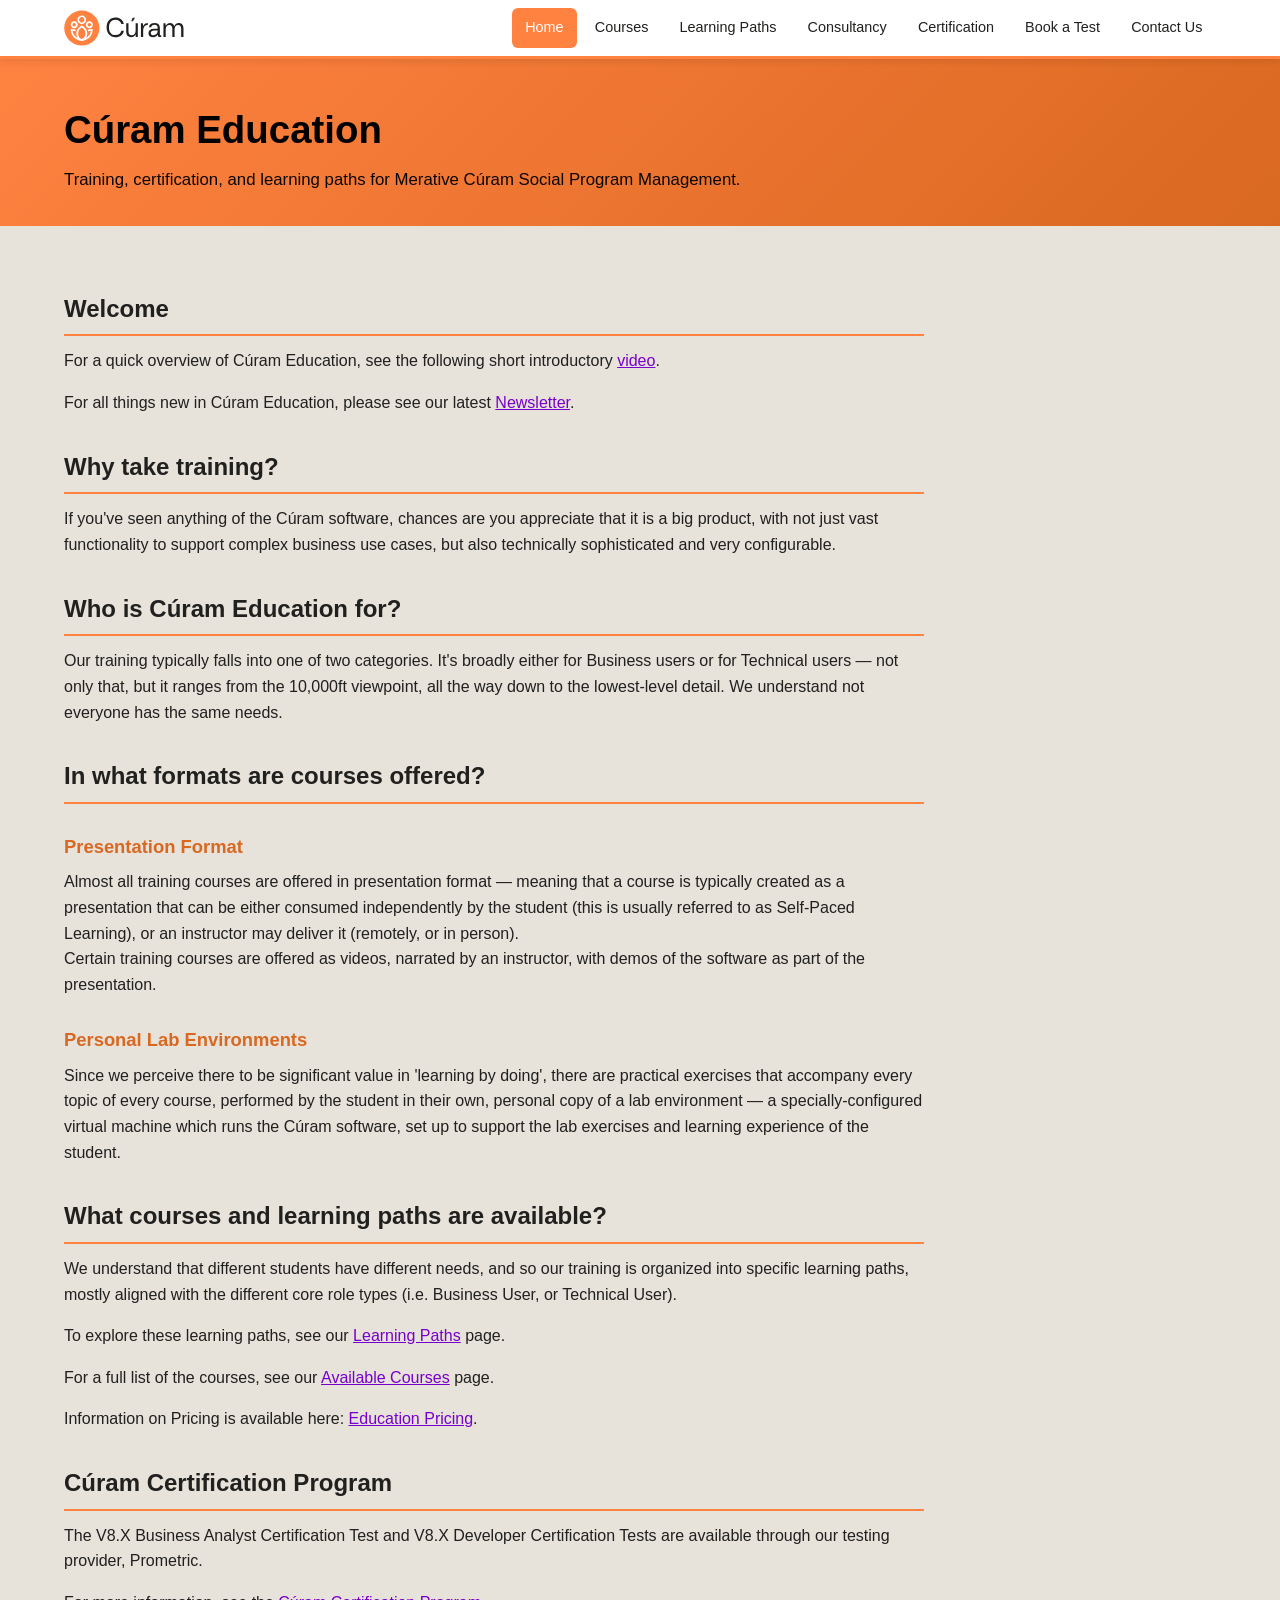
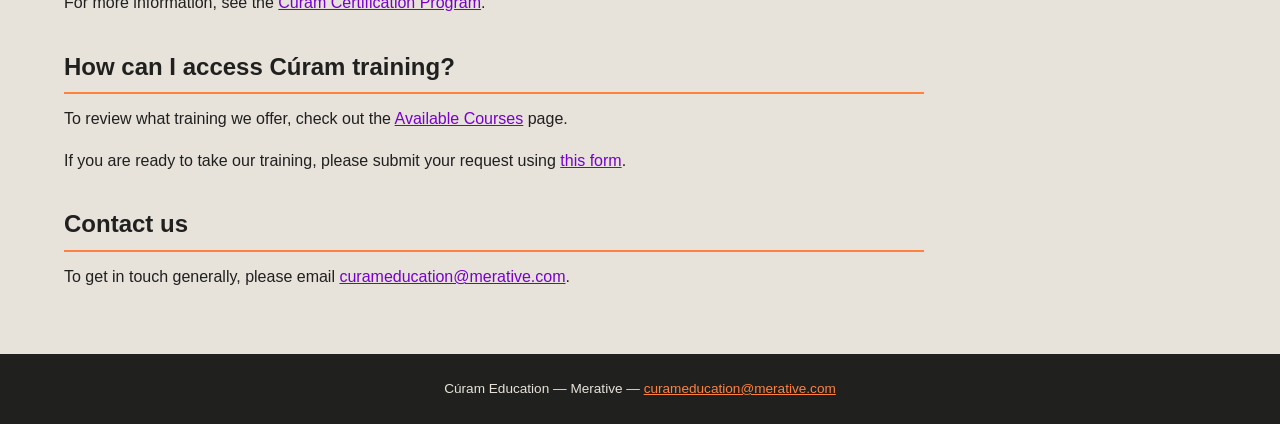
<file: index.html>
<!DOCTYPE html>
<html lang="en">
<head>
  <meta charset="UTF-8">
  <meta name="viewport" content="width=device-width, initial-scale=1.0">
  <title>Cúram Education</title>
  <meta name="description" content="Training, certification, and learning paths for Merative Cúram Social Program Management.">
  <link rel="icon" type="image/png" href="assets/curam-icon.png">
  <link rel="stylesheet" href="css/styles.css">
</head>
<body>

  <header class="site-header">
    <div class="container">
      <a href="index.html" class="site-logo"><img src="assets/curam-logo.svg" alt="Cúram Education" class="logo-img"></a>
      <button class="nav-toggle" aria-controls="main-nav" aria-expanded="false">&#9776;</button>
      <nav class="site-nav" id="main-nav" aria-label="Main navigation">
        <ul>
          <li><a href="index.html">Home</a></li>
          <li><a href="pages/training-courses.html">Courses</a></li>
          <li><a href="pages/learning-paths.html">Learning Paths</a></li>
          <li><a href="pages/consulting.html">Consultancy</a></li>
          <li><a href="pages/certification.html">Certification</a></li>
          <li><a href="pages/booking-tests.html">Book a Test</a></li>
          <li><a href="pages/contactus.html">Contact Us</a></li>
        </ul>
      </nav>
    </div>
  </header>

  <section class="page-hero">
    <div class="container">
      <h1>Cúram Education</h1>
      <p>Training, certification, and learning paths for Merative Cúram Social Program Management.</p>
    </div>
  </section>

  <main>
    <div class="container">
      <article class="prose">

        <h2>Welcome</h2>
        <p>For a quick overview of Cúram Education, see the following short introductory
          <a href="https://youtu.be/3H9YaVM0au0" target="_blank" rel="noopener noreferrer">video</a>.
        </p>
        <p>For all things new in Cúram Education, please see our latest
          <a href="pdf/education/CuramEducationNewsletterNov2025.pdf">Newsletter</a>.
        </p>

        <h2>Why take training?</h2>
        <p>If you've seen anything of the Cúram software, chances are you appreciate that it is a big product,
          with not just vast functionality to support complex business use cases, but also technically sophisticated
          and very configurable.</p>

        <h2>Who is Cúram Education for?</h2>
        <p>Our training typically falls into one of two categories. It's broadly either for Business users or for
          Technical users — not only that, but it ranges from the 10,000ft viewpoint, all the way down to the
          lowest-level detail. We understand not everyone has the same needs.</p>

        <h2>In what formats are courses offered?</h2>

        <h3>Presentation Format</h3>
        <p>Almost all training courses are offered in presentation format — meaning that a course is typically
          created as a presentation that can be either consumed independently by the student (this is usually
          referred to as Self-Paced Learning), or an instructor may deliver it (remotely, or in person).
          <br/>Certain training courses are offered as videos, narrated by an instructor, with demos of the software as part of the presentation.
        </p>

        <h3>Personal Lab Environments</h3>
        <p>Since we perceive there to be significant value in 'learning by doing', there are practical exercises
          that accompany every topic of every course, performed by the student in their own, personal copy of a
          lab environment — a specially-configured virtual machine which runs the Cúram software, set up to
          support the lab exercises and learning experience of the student.</p>

        <h2>What courses and learning paths are available?</h2>
        <p>We understand that different students have different needs, and so our training is organized into
          specific learning paths, mostly aligned with the different core role types (i.e. Business User, or
          Technical User).</p>
        <p>To explore these learning paths, see our <a href="pages/learning-paths.html">Learning Paths</a> page.</p>
        <p>For a full list of the courses, see our <a href="pages/training-courses.html">Available Courses</a> page.</p>
        <p>Information on Pricing is available here:
          <a href="pdf/education/CuramEducationPricingMay2026.pdf">Education Pricing</a>.
        </p>

        <h2>Cúram Certification Program</h2>
        <p>The V8.X Business Analyst Certification Test and V8.X Developer Certification Tests are available
          through our testing provider, Prometric.</p>
        <p>For more information, see the
          <a href="pages/certification.html">Cúram Certification Program</a>.
        </p>

        <h2>How can I access Cúram training?</h2>
        <p>To review what training we offer, check out the
          <a href="pages/training-courses.html">Available Courses</a> page.</p>
        <p>If you are ready to take our training, please submit your request using
          <a href="https://bit.ly/curamcourserequest" target="_blank" rel="noopener noreferrer">this form</a>.
        </p>

        <h2>Contact us</h2>
        <p>To get in touch generally, please email
          <a href="mailto:curameducation@merative.com">curameducation@merative.com</a>.
        </p>

      </article>
    </div>
  </main>

  <footer class="site-footer">
    <div class="container">
      <p>Cúram Education &mdash; Merative &mdash;
        <a href="mailto:curameducation@merative.com">curameducation@merative.com</a>
      </p>
    </div>
  </footer>

  <script src="js/main.js"></script>
</body>
</html>
</file>
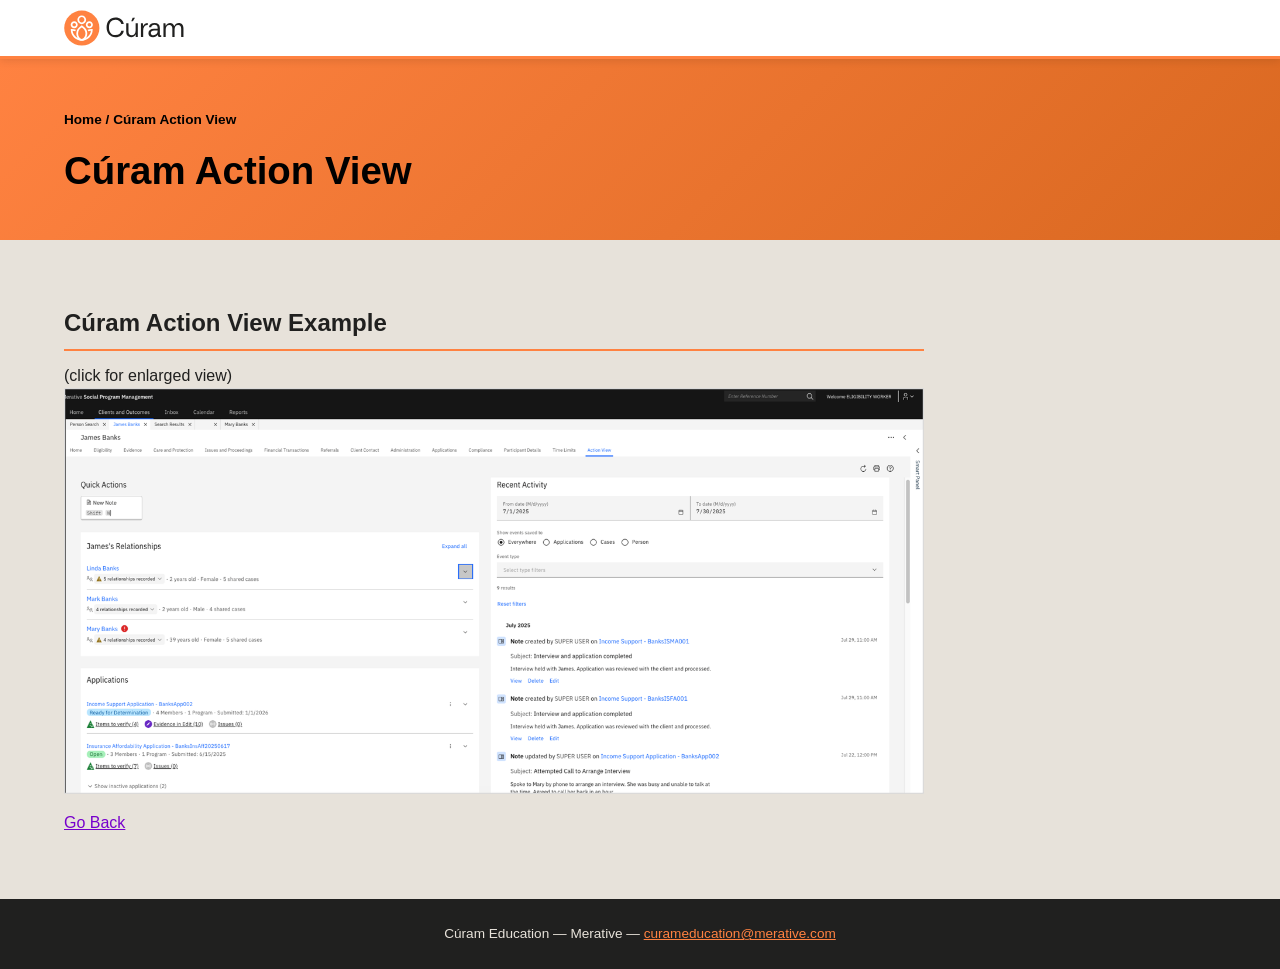
<file: pages/actionview-preview.html>
<!DOCTYPE html>
<html lang="en">
<head>
  <meta charset="UTF-8">
  <meta name="viewport" content="width=device-width, initial-scale=1.0">
  <title>Curam Action View – Cúram Education</title>
  <meta name="description" content="Details of Cúram Action View.">
  <link rel="icon" type="image/png" href="../assets/curam-icon.png">
  <link rel="stylesheet" href="../css/styles.css">
</head>
<body>

  <header class="site-header">
    <div class="container">
      <a href="../index.html" class="site-logo"><img src="../assets/curam-logo.svg" alt="Cúram Education" class="logo-img"></a>
      <button class="nav-toggle" aria-controls="main-nav" aria-expanded="false">&#9776;</button>
    </div>
  </header>

  <section class="page-hero">
    <div class="container">
      <nav class="breadcrumb" aria-label="Breadcrumb">
        <span><a href="../index.html">Home</a></span>
        <span>Cúram Action View</span>
      </nav>
      <h1>Cúram Action View</h1>
    </div>
  </section>

  <main>
    <div class="container">
      <article class="prose">

        <h2>Cúram Action View Example</h2>

        <p>(click for enlarged view)<br/>
          <a href="../assets/ActionViewScreenshot.png" target="_blank"><img src="../assets/ActionViewScreenshot.png" alt="Cúram Action View Example"></a>
        </p>

        <p>
          <a href="javascript:history.back()">Go Back</a>
        </p>
      </article>
    </div>
  </main>

  <footer class="site-footer">
    <div class="container">
      <p>Cúram Education &mdash; Merative &mdash;
        <a href="mailto:curameducation@merative.com">curameducation@merative.com</a>
      </p>
    </div>
  </footer>

  <script src="../js/main.js"></script>
</body>
</html>
</file>
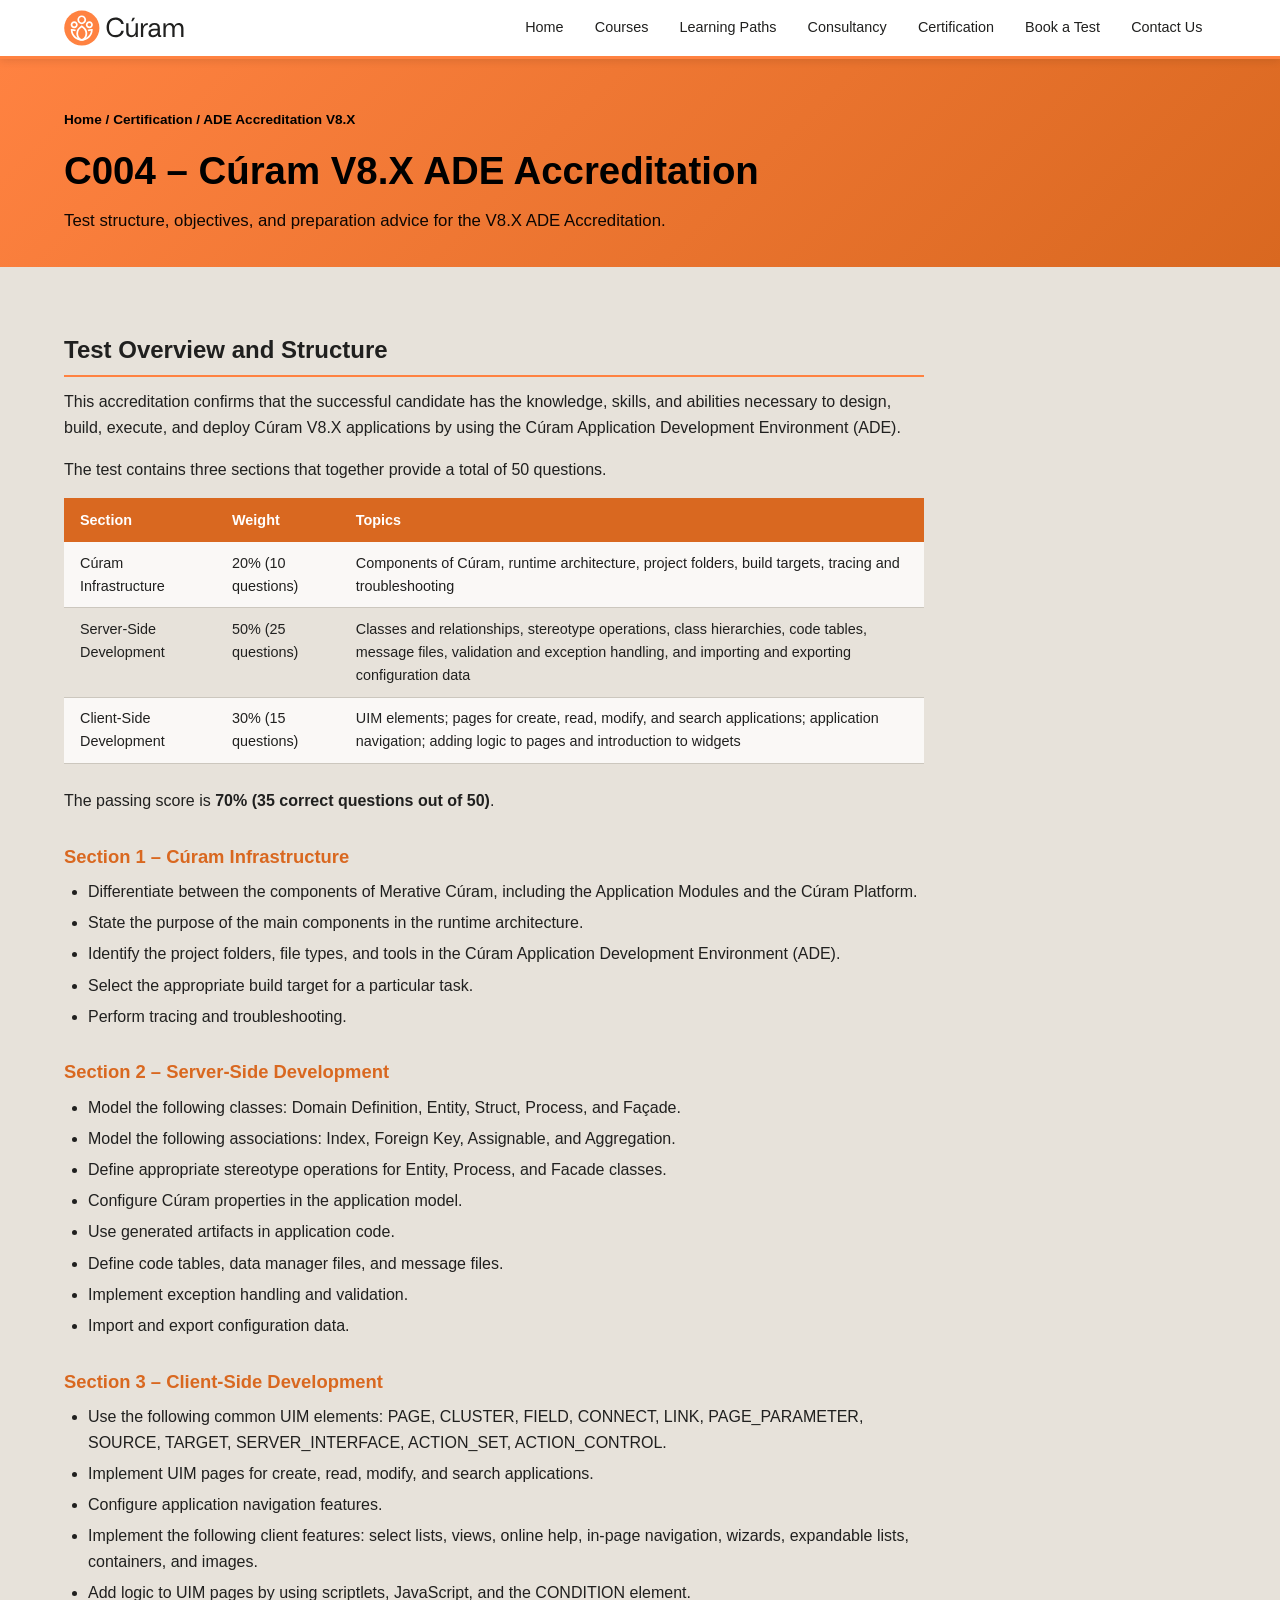
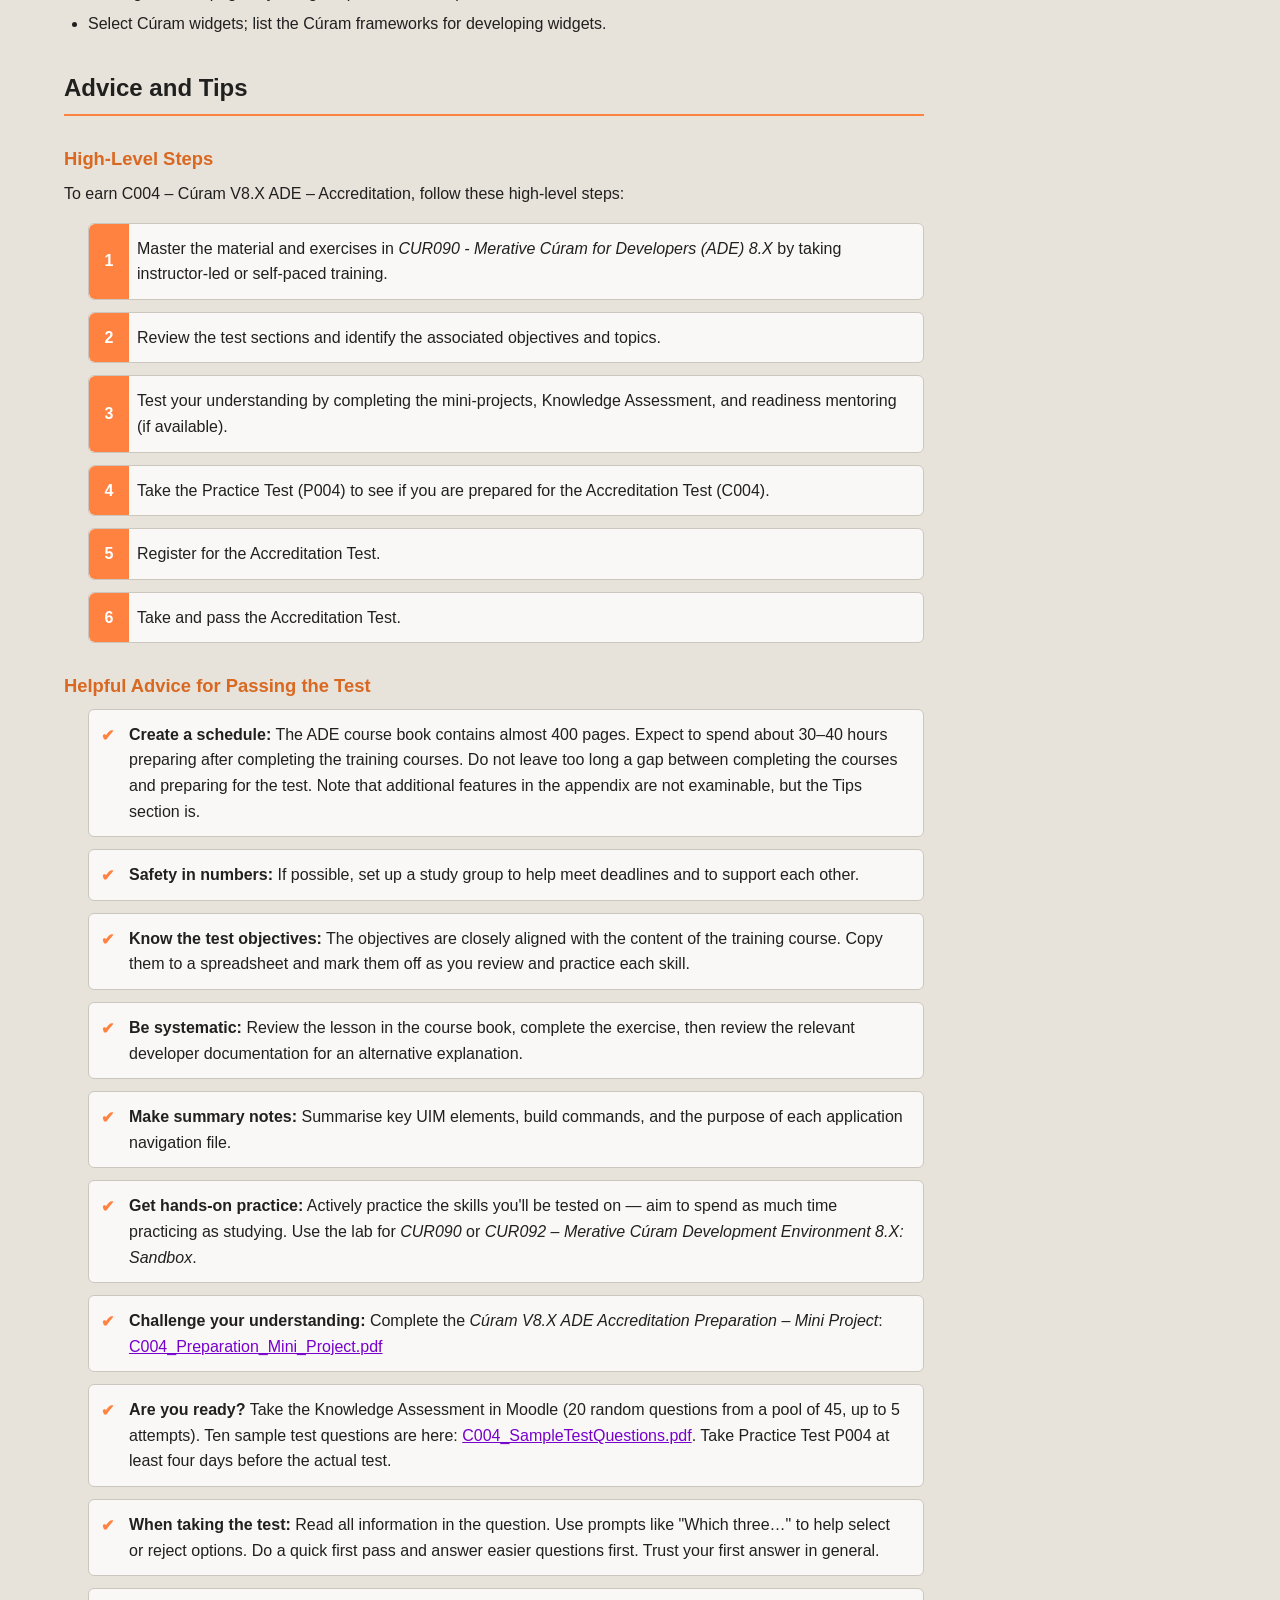
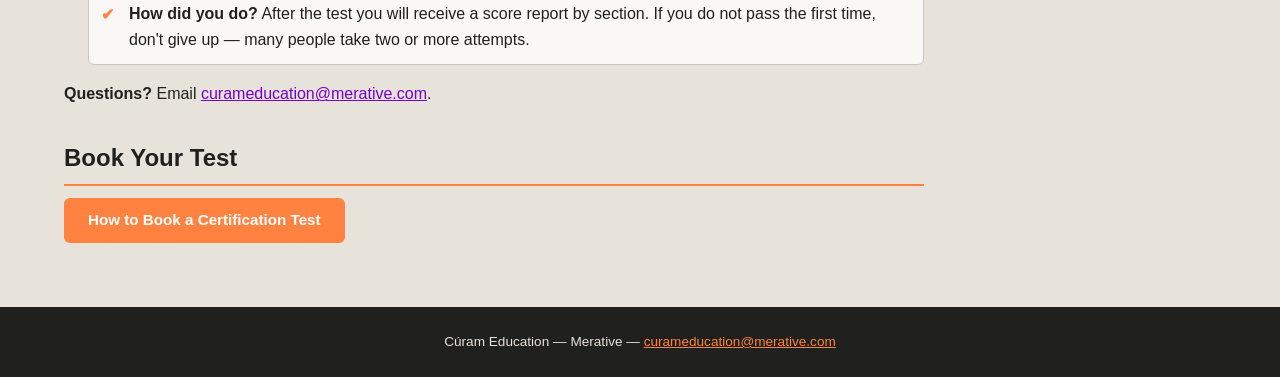
<file: pages/ade-certification-v8.html>
<!DOCTYPE html>
<html lang="en">
<head>
  <meta charset="UTF-8">
  <meta name="viewport" content="width=device-width, initial-scale=1.0">
  <title>Cúram V8.X ADE Accreditation – Cúram Education</title>
  <meta name="description" content="Details of the C004 Cúram V8.X ADE Accreditation test, including structure, objectives, and preparation advice.">
  <link rel="icon" type="image/png" href="../assets/curam-icon.png">
  <link rel="stylesheet" href="../css/styles.css">
</head>
<body>

  <header class="site-header">
    <div class="container">
      <a href="../index.html" class="site-logo"><img src="../assets/curam-logo.svg" alt="Cúram Education" class="logo-img"></a>
      <button class="nav-toggle" aria-controls="main-nav" aria-expanded="false">&#9776;</button>
      <nav class="site-nav" id="main-nav" aria-label="Main navigation">
        <ul>
          <li><a href="../index.html">Home</a></li>
          <li><a href="./training-courses.html">Courses</a></li>
          <li><a href="./learning-paths.html">Learning Paths</a></li>
          <li><a href="./consulting.html">Consultancy</a></li>
          <li><a href="./certification.html">Certification</a></li>
          <li><a href="./booking-tests.html">Book a Test</a></li>
          <li><a href="./contactus.html">Contact Us</a></li>
        </ul>
      </nav>
    </div>
  </header>

  <section class="page-hero">
    <div class="container">
      <nav class="breadcrumb" aria-label="Breadcrumb">
        <span><a href="../index.html">Home</a></span>
        <span><a href="./certification.html">Certification</a></span>
        <span>ADE Accreditation V8.X</span>
      </nav>
      <h1>C004 – Cúram V8.X ADE Accreditation</h1>
      <p>Test structure, objectives, and preparation advice for the V8.X ADE Accreditation.</p>
    </div>
  </section>

  <main>
    <div class="container">
      <article class="prose">

        <h2>Test Overview and Structure</h2>

        <p>This accreditation confirms that the successful candidate has the knowledge, skills, and abilities
          necessary to design, build, execute, and deploy Cúram V8.X applications by using the Cúram Application
          Development Environment (ADE).</p>

        <p>The test contains three sections that together provide a total of 50 questions.</p>

        <div class="table-wrap">
          <table>
            <thead>
              <tr><th>Section</th><th>Weight</th><th>Topics</th></tr>
            </thead>
            <tbody>
              <tr>
                <td>Cúram Infrastructure</td>
                <td>20% (10 questions)</td>
                <td>Components of Cúram, runtime architecture, project folders, build targets, tracing and troubleshooting</td>
              </tr>
              <tr>
                <td>Server-Side Development</td>
                <td>50% (25 questions)</td>
                <td>Classes and relationships, stereotype operations, class hierarchies, code tables, message files, validation and exception handling, and importing and exporting configuration data</td>
              </tr>
              <tr>
                <td>Client-Side Development</td>
                <td>30% (15 questions)</td>
                <td>UIM elements; pages for create, read, modify, and search applications; application navigation; adding logic to pages and introduction to widgets</td>
              </tr>
            </tbody>
          </table>
        </div>

        <p>The passing score is <strong>70% (35 correct questions out of 50)</strong>.</p>

        <h3>Section 1 – Cúram Infrastructure</h3>
        <ul>
          <li>Differentiate between the components of Merative Cúram, including the Application Modules and the Cúram Platform.</li>
          <li>State the purpose of the main components in the runtime architecture.</li>
          <li>Identify the project folders, file types, and tools in the Cúram Application Development Environment (ADE).</li>
          <li>Select the appropriate build target for a particular task.</li>
          <li>Perform tracing and troubleshooting.</li>
        </ul>

        <h3>Section 2 – Server-Side Development</h3>
        <ul>
          <li>Model the following classes: Domain Definition, Entity, Struct, Process, and Façade.</li>
          <li>Model the following associations: Index, Foreign Key, Assignable, and Aggregation.</li>
          <li>Define appropriate stereotype operations for Entity, Process, and Facade classes.</li>
          <li>Configure Cúram properties in the application model.</li>
          <li>Use generated artifacts in application code.</li>
          <li>Define code tables, data manager files, and message files.</li>
          <li>Implement exception handling and validation.</li>
          <li>Import and export configuration data.</li>
        </ul>

        <h3>Section 3 – Client-Side Development</h3>
        <ul>
          <li>Use the following common UIM elements: PAGE, CLUSTER, FIELD, CONNECT, LINK, PAGE_PARAMETER, SOURCE, TARGET, SERVER_INTERFACE, ACTION_SET, ACTION_CONTROL.</li>
          <li>Implement UIM pages for create, read, modify, and search applications.</li>
          <li>Configure application navigation features.</li>
          <li>Implement the following client features: select lists, views, online help, in-page navigation, wizards, expandable lists, containers, and images.</li>
          <li>Add logic to UIM pages by using scriptlets, JavaScript, and the CONDITION element.</li>
          <li>Select Cúram widgets; list the Cúram frameworks for developing widgets.</li>
        </ul>

        <h2>Advice and Tips</h2>

        <h3>High-Level Steps</h3>
        <p>To earn C004 – Cúram V8.X ADE – Accreditation, follow these high-level steps:</p>
        <ol class="steps">
          <li>Master the material and exercises in <em>CUR090 - Merative Cúram for Developers (ADE) 8.X</em> by taking instructor-led or self-paced training.</li>
          <li>Review the test sections and identify the associated objectives and topics.</li>
          <li>Test your understanding by completing the mini-projects, Knowledge Assessment, and readiness mentoring (if available).</li>
          <li>Take the Practice Test (P004) to see if you are prepared for the Accreditation Test (C004).</li>
          <li>Register for the Accreditation Test.</li>
          <li>Take and pass the Accreditation Test.</li>
        </ol>

        <h3>Helpful Advice for Passing the Test</h3>
        <ul class="tips-list">
          <li><strong>Create a schedule:</strong> The ADE course book contains almost 400 pages. Expect to spend about 30–40 hours preparing after completing the training courses. Do not leave too long a gap between completing the courses and preparing for the test. Note that additional features in the appendix are not examinable, but the Tips section is.</li>
          <li><strong>Safety in numbers:</strong> If possible, set up a study group to help meet deadlines and to support each other.</li>
          <li><strong>Know the test objectives:</strong> The objectives are closely aligned with the content of the training course. Copy them to a spreadsheet and mark them off as you review and practice each skill.</li>
          <li><strong>Be systematic:</strong> Review the lesson in the course book, complete the exercise, then review the relevant developer documentation for an alternative explanation.</li>
          <li><strong>Make summary notes:</strong> Summarise key UIM elements, build commands, and the purpose of each application navigation file.</li>
          <li><strong>Get hands-on practice:</strong> Actively practice the skills you'll be tested on — aim to spend as much time practicing as studying. Use the lab for <em>CUR090</em> or <em>CUR092 – Merative Cúram Development Environment 8.X: Sandbox</em>.</li>
          <li><strong>Challenge your understanding:</strong> Complete the <em>Cúram V8.X ADE Accreditation Preparation – Mini Project</em>:
            <a href="../pdf/education/C004_Preparation_Mini_Project.pdf">C004_Preparation_Mini_Project.pdf</a>
          </li>
          <li><strong>Are you ready?</strong> Take the Knowledge Assessment in Moodle (20 random questions from a pool of 45, up to 5 attempts). Ten sample test questions are here:
            <a href="../pdf/education/C004_SampleTestQuestions.pdf">C004_SampleTestQuestions.pdf</a>. Take Practice Test P004 at least four days before the actual test.
          </li>
          <li><strong>When taking the test:</strong> Read all information in the question. Use prompts like "Which three…" to help select or reject options. Do a quick first pass and answer easier questions first. Trust your first answer in general.</li>
          <li><strong>How did you do?</strong> After the test you will receive a score report by section. If you do not pass the first time, don't give up — many people take two or more attempts.</li>
        </ul>

        <p><strong>Questions?</strong> Email
          <a href="mailto:curameducation@merative.com">curameducation@merative.com</a>.
        </p>

        <h2>Book Your Test</h2>
        <p><a href="./booking-tests.html" class="btn">How to Book a Certification Test</a></p>

      </article>
    </div>
  </main>

  <footer class="site-footer">
    <div class="container">
      <p>Cúram Education &mdash; Merative &mdash;
        <a href="mailto:curameducation@merative.com">curameducation@merative.com</a>
      </p>
    </div>
  </footer>

  <script src="../js/main.js"></script>
</body>
</html>
</file>
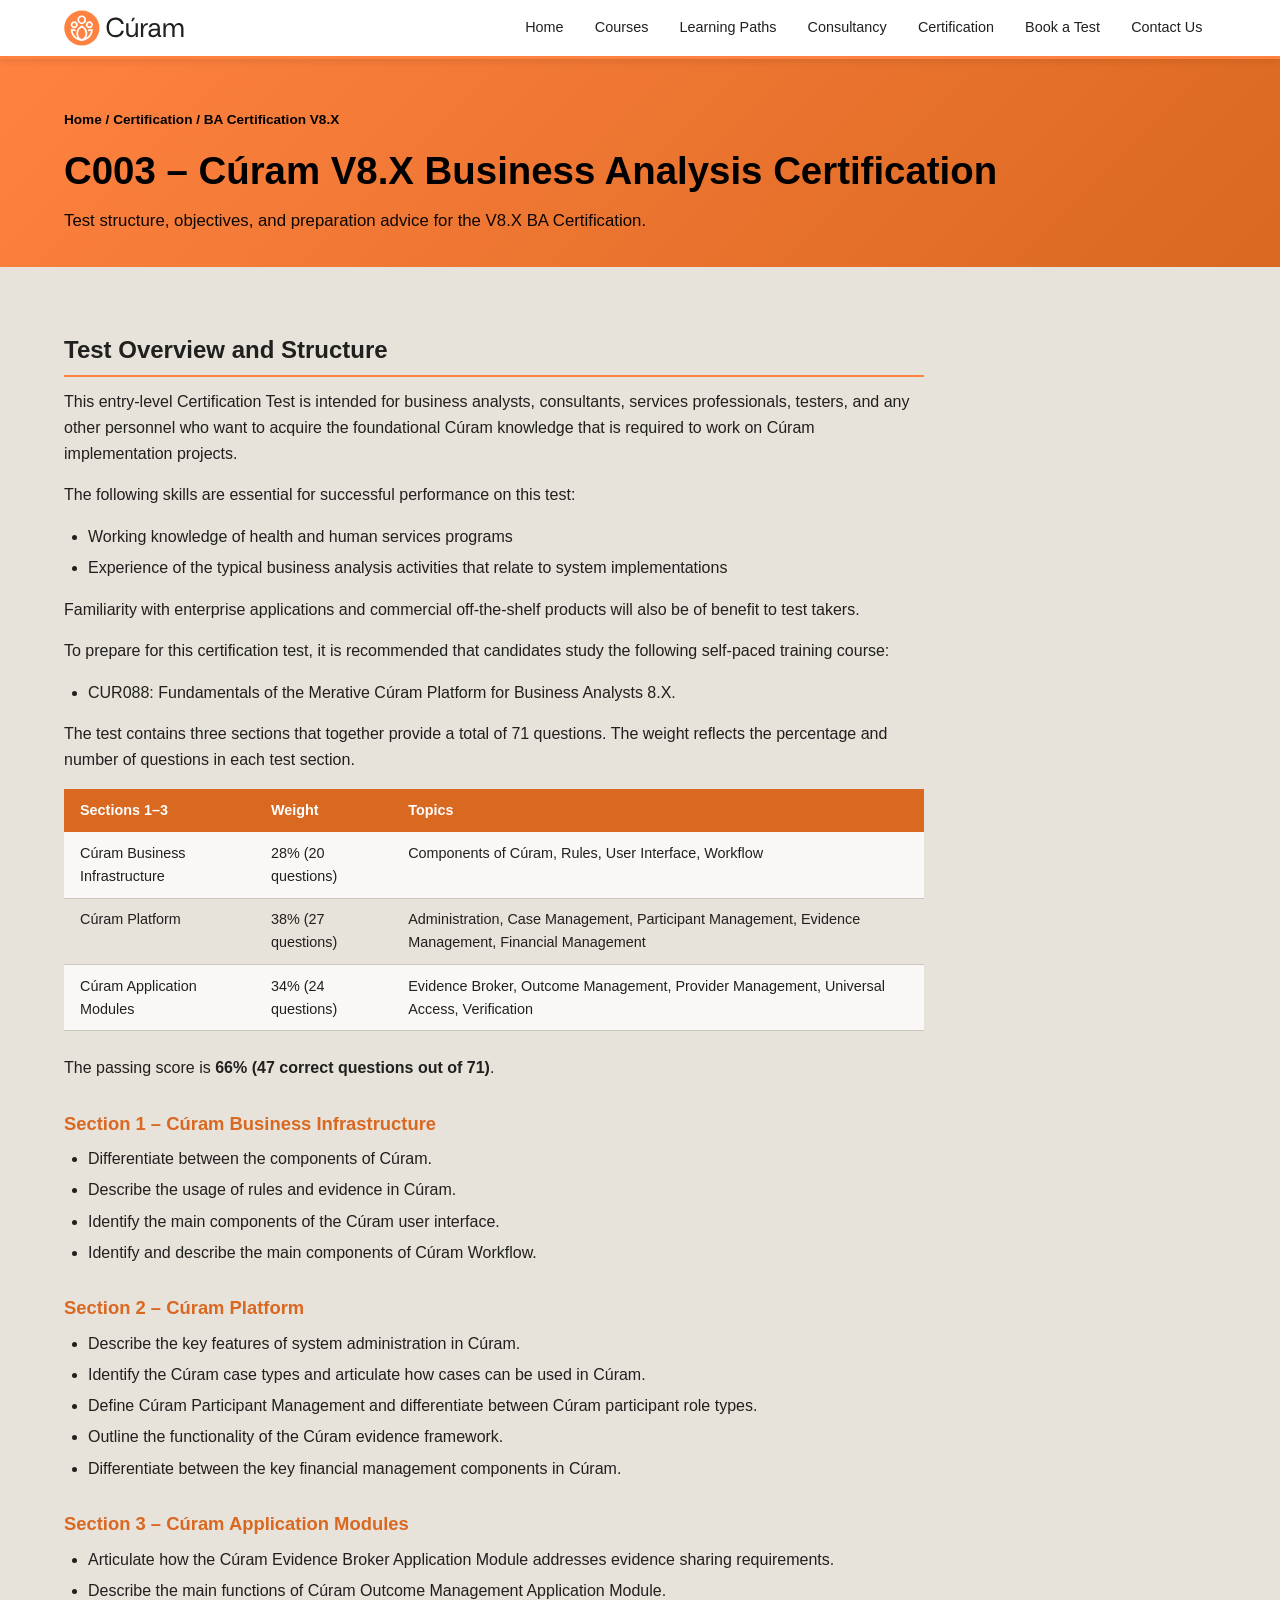
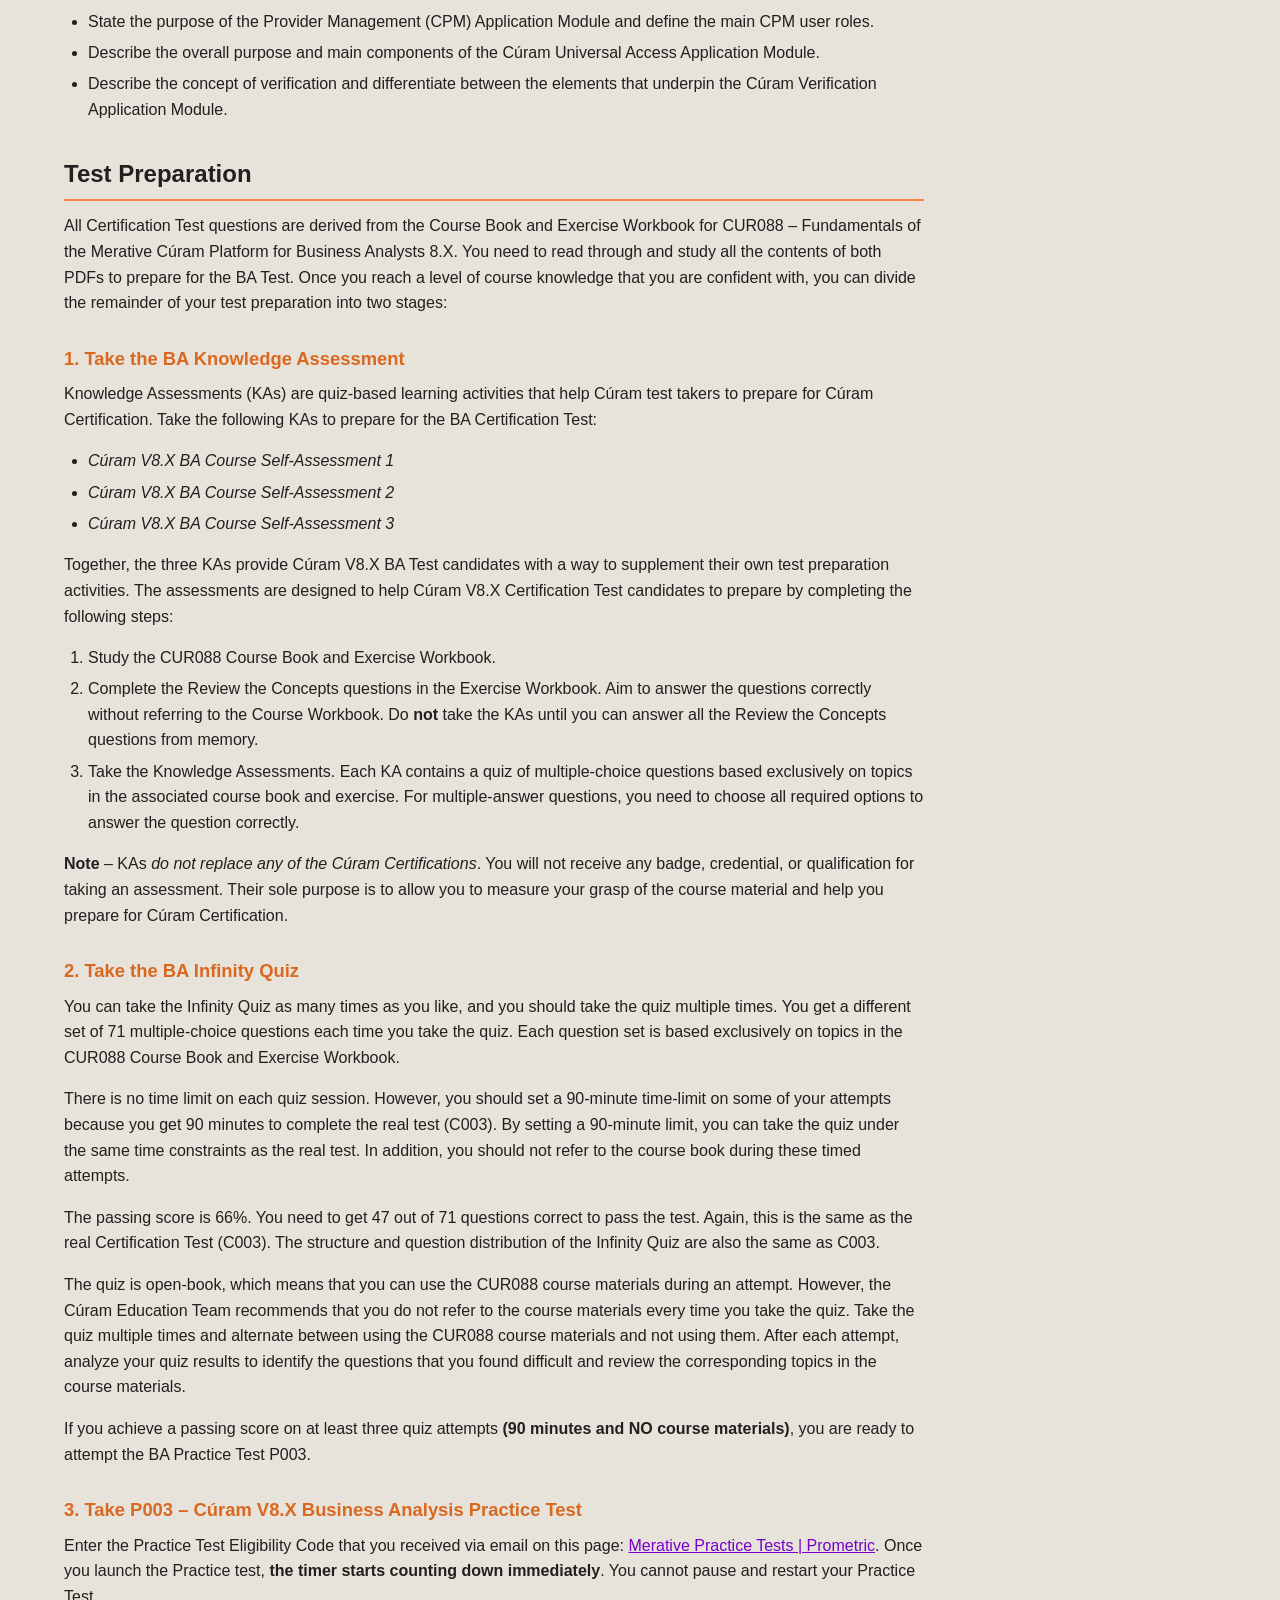
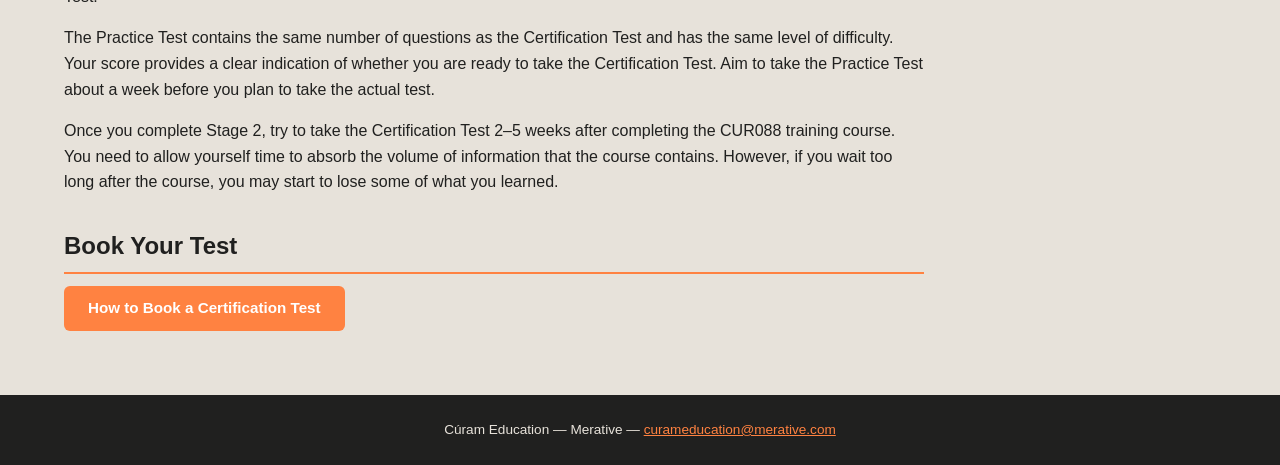
<file: pages/ba-certification-v8.html>
<!DOCTYPE html>
<html lang="en">
<head>
  <meta charset="UTF-8">
  <meta name="viewport" content="width=device-width, initial-scale=1.0">
  <title>Cúram V8.X Business Analyst Certification – Cúram Education</title>
  <meta name="description" content="Details of the C003 Cúram V8.X Business Analysis Certification test, including structure, objectives, and preparation advice.">
  <link rel="icon" type="image/png" href="../assets/curam-icon.png">
  <link rel="stylesheet" href="../css/styles.css">
</head>
<body>

  <header class="site-header">
    <div class="container">
      <a href="../index.html" class="site-logo"><img src="../assets/curam-logo.svg" alt="Cúram Education" class="logo-img"></a>
      <button class="nav-toggle" aria-controls="main-nav" aria-expanded="false">&#9776;</button>
      <nav class="site-nav" id="main-nav" aria-label="Main navigation">
        <ul>
          <li><a href="../index.html">Home</a></li>
          <li><a href="./training-courses.html">Courses</a></li>
          <li><a href="./learning-paths.html">Learning Paths</a></li>
          <li><a href="./consulting.html">Consultancy</a></li>
          <li><a href="./certification.html">Certification</a></li>
          <li><a href="./booking-tests.html">Book a Test</a></li>
          <li><a href="./contactus.html">Contact Us</a></li>
        </ul>
      </nav>
    </div>
  </header>

  <section class="page-hero">
    <div class="container">
      <nav class="breadcrumb" aria-label="Breadcrumb">
        <span><a href="../index.html">Home</a></span>
        <span><a href="./certification.html">Certification</a></span>
        <span>BA Certification V8.X</span>
      </nav>
      <h1>C003 – Cúram V8.X Business Analysis Certification</h1>
      <p>Test structure, objectives, and preparation advice for the V8.X BA Certification.</p>
    </div>
  </section>

  <main>
    <div class="container">
      <article class="prose">

        <h2>Test Overview and Structure</h2>

        <p>This entry-level Certification Test is intended for business analysts, consultants, services
          professionals, testers, and any other personnel who want to acquire the foundational Cúram knowledge
          that is required to work on Cúram implementation projects.</p>

        <p>The following skills are essential for successful performance on this test:</p>
        <ul>
          <li>Working knowledge of health and human services programs</li>
          <li>Experience of the typical business analysis activities that relate to system implementations</li>
        </ul>

        <p>Familiarity with enterprise applications and commercial off-the-shelf products will also be of
          benefit to test takers.</p>

        <p>To prepare for this certification test, it is recommended that candidates study the following
          self-paced training course:</p>
        <ul>
          <li>CUR088: Fundamentals of the Merative Cúram Platform for Business Analysts 8.X.</li>
        </ul>

        <p>The test contains three sections that together provide a total of 71 questions. The weight reflects
          the percentage and number of questions in each test section.</p>

        <div class="table-wrap">
          <table>
            <thead>
              <tr>
                <th>Sections 1–3</th>
                <th>Weight</th>
                <th>Topics</th>
              </tr>
            </thead>
            <tbody>
              <tr>
                <td>Cúram Business Infrastructure</td>
                <td>28% (20 questions)</td>
                <td>Components of Cúram, Rules, User Interface, Workflow</td>
              </tr>
              <tr>
                <td>Cúram Platform</td>
                <td>38% (27 questions)</td>
                <td>Administration, Case Management, Participant Management, Evidence Management, Financial Management</td>
              </tr>
              <tr>
                <td>Cúram Application Modules</td>
                <td>34% (24 questions)</td>
                <td>Evidence Broker, Outcome Management, Provider Management, Universal Access, Verification</td>
              </tr>
            </tbody>
          </table>
        </div>

        <p>The passing score is <strong>66% (47 correct questions out of 71)</strong>.</p>

        <h3>Section 1 – Cúram Business Infrastructure</h3>
        <ul>
          <li>Differentiate between the components of Cúram.</li>
          <li>Describe the usage of rules and evidence in Cúram.</li>
          <li>Identify the main components of the Cúram user interface.</li>
          <li>Identify and describe the main components of Cúram Workflow.</li>
        </ul>

        <h3>Section 2 – Cúram Platform</h3>
        <ul>
          <li>Describe the key features of system administration in Cúram.</li>
          <li>Identify the Cúram case types and articulate how cases can be used in Cúram.</li>
          <li>Define Cúram Participant Management and differentiate between Cúram participant role types.</li>
          <li>Outline the functionality of the Cúram evidence framework.</li>
          <li>Differentiate between the key financial management components in Cúram.</li>
        </ul>

        <h3>Section 3 – Cúram Application Modules</h3>
        <ul>
          <li>Articulate how the Cúram Evidence Broker Application Module addresses evidence sharing requirements.</li>
          <li>Describe the main functions of Cúram Outcome Management Application Module.</li>
          <li>State the purpose of the Provider Management (CPM) Application Module and define the main CPM user roles.</li>
          <li>Describe the overall purpose and main components of the Cúram Universal Access Application Module.</li>
          <li>Describe the concept of verification and differentiate between the elements that underpin the Cúram Verification Application Module.</li>
        </ul>

        <h2>Test Preparation</h2>

        <p>All Certification Test questions are derived from the Course Book and Exercise Workbook for CUR088 –
          Fundamentals of the Merative Cúram Platform for Business Analysts 8.X. You need to read through and
          study all the contents of both PDFs to prepare for the BA Test. Once you reach a level of course
          knowledge that you are confident with, you can divide the remainder of your test preparation into two
          stages:</p>

        <h3>1. Take the BA Knowledge Assessment</h3>

        <p>Knowledge Assessments (KAs) are quiz-based learning activities that help Cúram test takers to prepare
          for Cúram Certification. Take the following KAs to prepare for the BA Certification Test:</p>
        <ul>
          <li><em>Cúram V8.X BA Course Self-Assessment 1</em></li>
          <li><em>Cúram V8.X BA Course Self-Assessment 2</em></li>
          <li><em>Cúram V8.X BA Course Self-Assessment 3</em></li>
        </ul>

        <p>Together, the three KAs provide Cúram V8.X BA Test candidates with a way to supplement their own
          test preparation activities. The assessments are designed to help Cúram V8.X Certification Test
          candidates to prepare by completing the following steps:</p>

        <ol>
          <li>Study the CUR088 Course Book and Exercise Workbook.</li>
          <li>Complete the Review the Concepts questions in the Exercise Workbook. Aim to answer the questions
            correctly without referring to the Course Workbook. Do <strong>not</strong> take the KAs until you
            can answer all the Review the Concepts questions from memory.</li>
          <li>Take the Knowledge Assessments. Each KA contains a quiz of multiple-choice questions based
            exclusively on topics in the associated course book and exercise. For multiple-answer questions, you
            need to choose all required options to answer the question correctly.</li>
        </ol>

        <p><strong>Note</strong> – KAs <em>do not replace any of the Cúram Certifications</em>. You will not
          receive any badge, credential, or qualification for taking an assessment. Their sole purpose is to
          allow you to measure your grasp of the course material and help you prepare for Cúram Certification.</p>

        <h3>2. Take the BA Infinity Quiz</h3>

        <p>You can take the Infinity Quiz as many times as you like, and you should take the quiz multiple times. 
          You get a different set of 71 multiple-choice questions each time you take the quiz. 
          Each question set is based exclusively on topics in the CUR088 Course Book and Exercise Workbook.</p>

        <p>There is no time limit on each quiz session. However, you should set a 90-minute time-limit on some 
          of your attempts because you get 90 minutes to complete the real test (C003). 
          By setting a 90-minute limit, you can take the quiz under the same time constraints as the real test. 
          In addition, you should not refer to the course book during these timed attempts.
        </p>

        <p>The passing score is 66%. You need to get 47 out of 71 questions correct to pass the test. 
          Again, this is the same as the real Certification Test (C003). The structure and question distribution 
          of the Infinity Quiz are also the same as C003.</p>

        <p>The quiz is open-book, which means that you can use the CUR088 course materials during an attempt. 
          However, the Cúram Education Team recommends that you do not refer to the course materials every 
          time you take the quiz. Take the quiz multiple times and alternate between using the CUR088 course 
          materials and not using them. After each attempt, analyze your quiz results to identify the questions 
          that you found difficult and review the corresponding topics in the course materials.</p>

        <p>If you achieve a passing score on at least three quiz attempts <strong>(90 minutes and NO course materials)</strong>,
           you are ready to attempt the BA Practice Test P003.</p>
        
        <h3>3. Take P003 – Cúram V8.X Business Analysis Practice Test</h3>

        <p>Enter the Practice Test Eligibility Code that you received via email on this page:
          <a href="https://www.prometric.com/merat/launcher" target="_blank"
             rel="noopener noreferrer">Merative Practice Tests | Prometric</a>.
          Once you launch the Practice test, <strong>the timer starts counting down immediately</strong>. You
          cannot pause and restart your Practice Test.</p>

        <p>The Practice Test contains the same number of questions as the Certification Test and has the same
          level of difficulty. Your score provides a clear indication of whether you are ready to take the
          Certification Test. Aim to take the Practice Test about a week before you plan to take the actual
          test.</p>

        <p>Once you complete Stage 2, try to take the Certification Test 2–5 weeks after completing the CUR088
          training course. You need to allow yourself time to absorb the volume of information that the course
          contains. However, if you wait too long after the course, you may start to lose some of what you
          learned.</p>

        <h2>Book Your Test</h2>
        <p><a href="./booking-tests.html" class="btn">How to Book a Certification Test</a></p>

      </article>
    </div>
  </main>

  <footer class="site-footer">
    <div class="container">
      <p>Cúram Education &mdash; Merative &mdash;
        <a href="mailto:curameducation@merative.com">curameducation@merative.com</a>
      </p>
    </div>
  </footer>

  <script src="../js/main.js"></script>
</body>
</html>
</file>
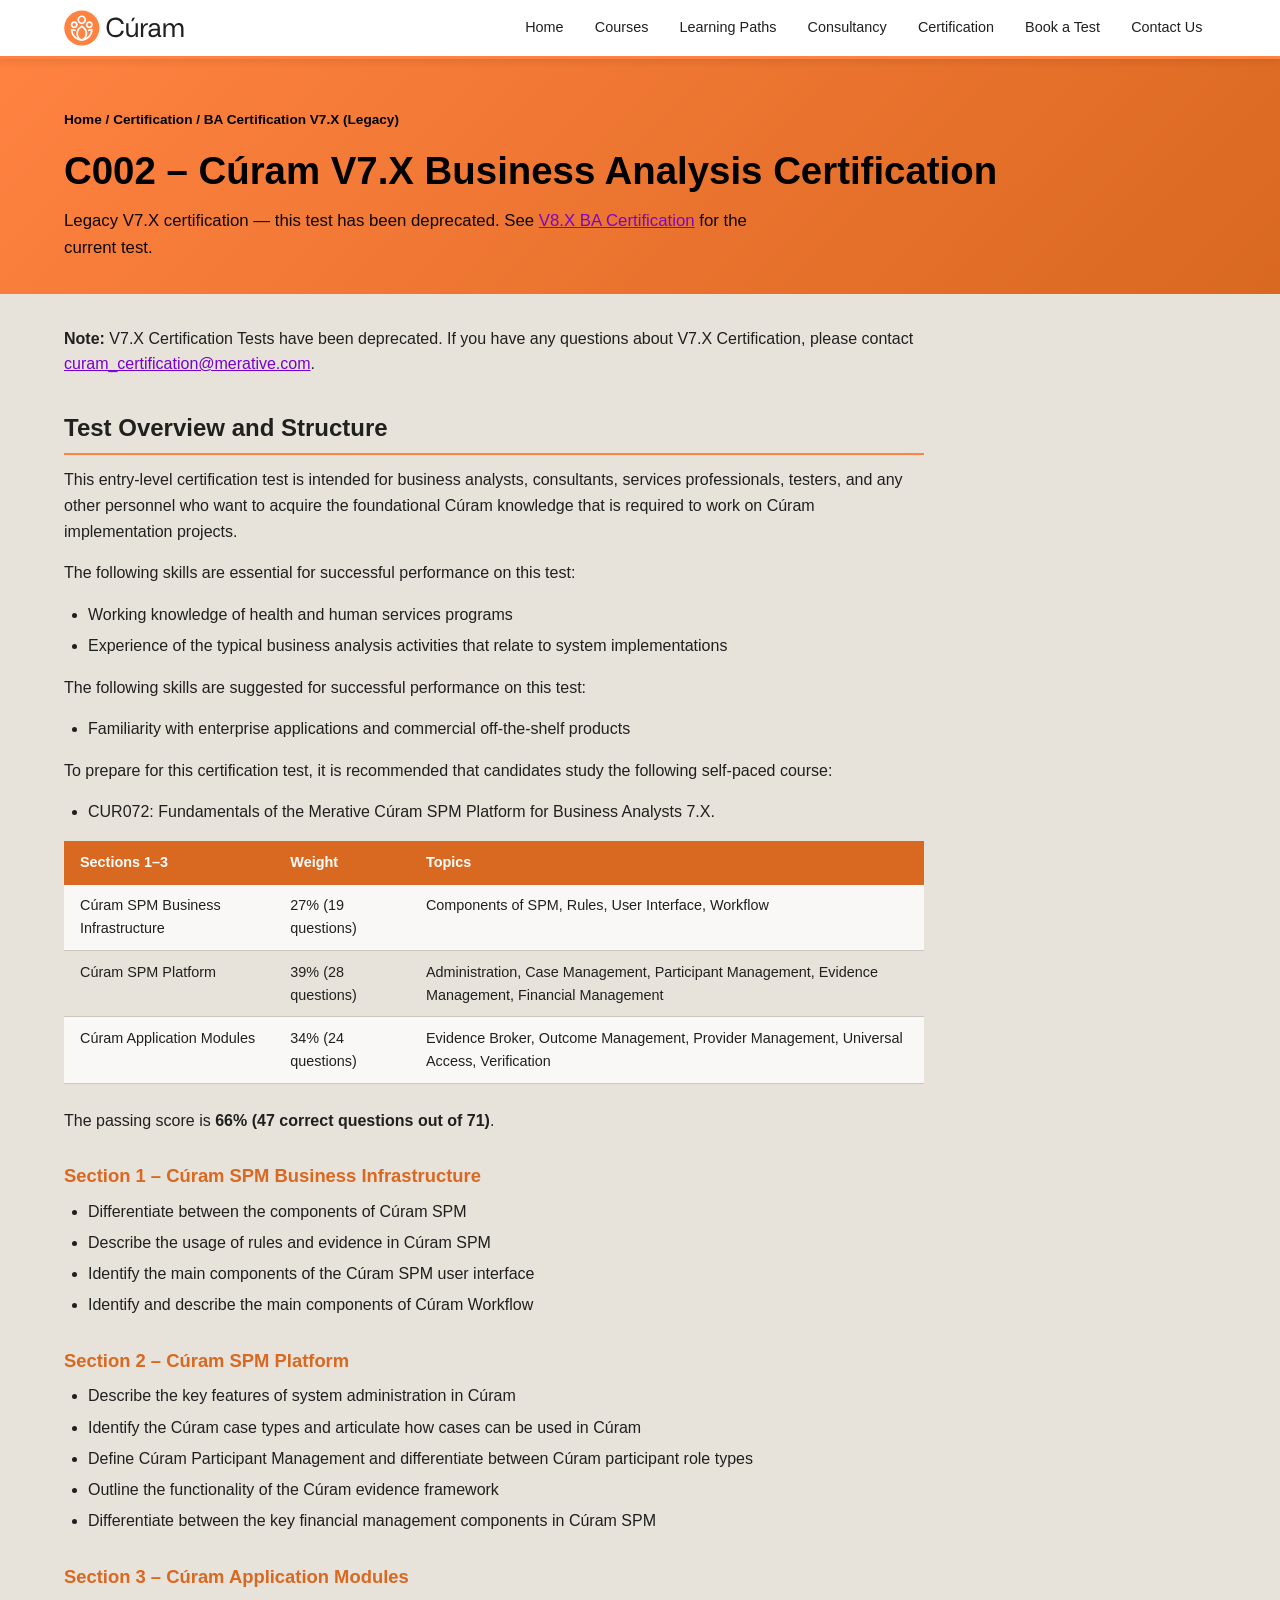
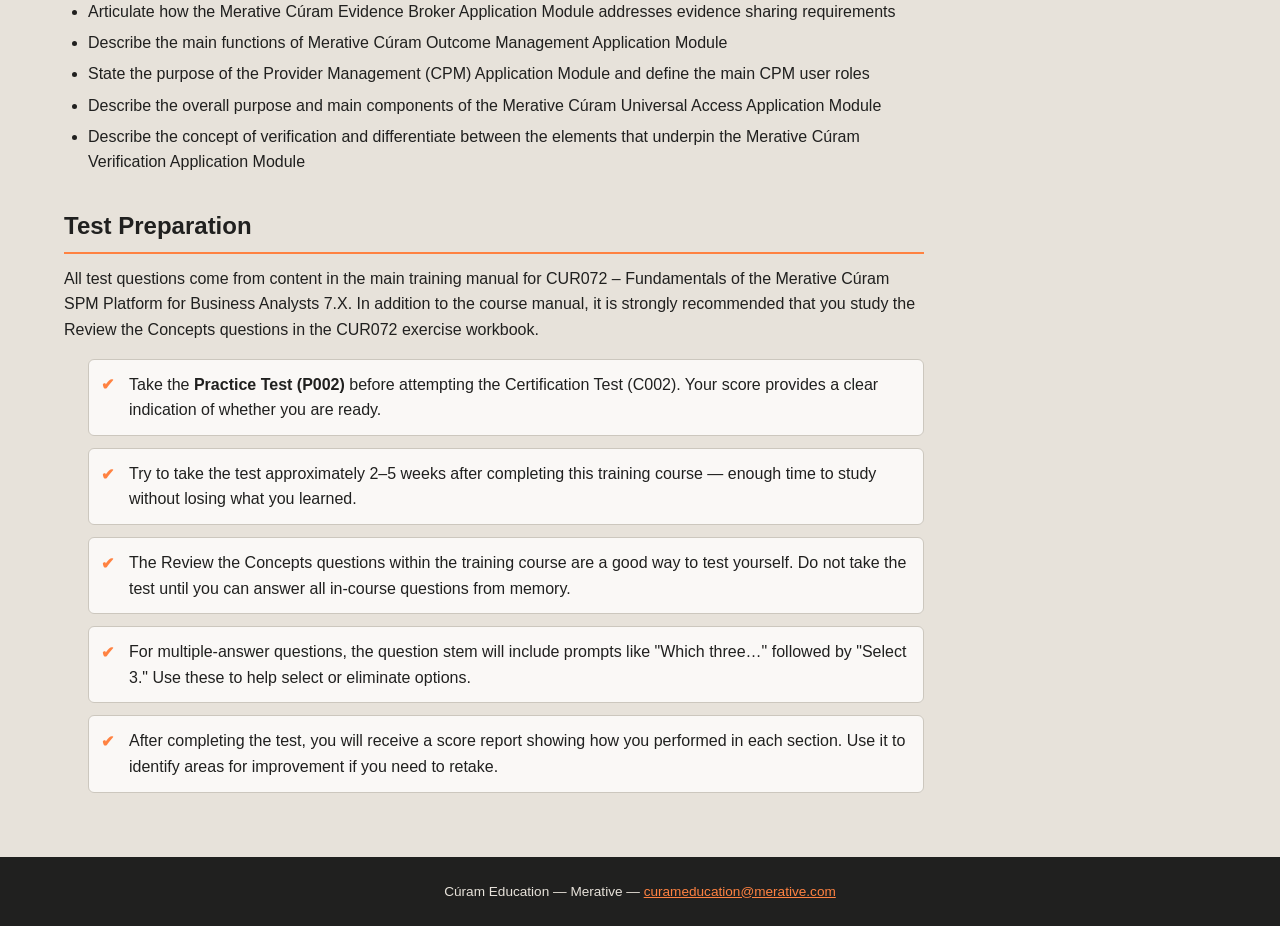
<file: pages/ba-certification.html>
<!DOCTYPE html>
<html lang="en">
<head>
  <meta charset="UTF-8">
  <meta name="viewport" content="width=device-width, initial-scale=1.0">
  <title>Cúram V7.X Business Analyst Certification – Cúram Education</title>
  <meta name="description" content="Details of the C002 Cúram V7.X Business Analysis Certification (deprecated). V7.X tests have been superseded by V8.X.">
  <link rel="icon" type="image/png" href="../assets/curam-icon.png">
  <link rel="stylesheet" href="../css/styles.css">
</head>
<body>

  <header class="site-header">
    <div class="container">
      <a href="../index.html" class="site-logo"><img src="../assets/curam-logo.svg" alt="Cúram Education" class="logo-img"></a>
      <button class="nav-toggle" aria-controls="main-nav" aria-expanded="false">&#9776;</button>
      <nav class="site-nav" id="main-nav" aria-label="Main navigation">
        <ul>
          <li><a href="../index.html">Home</a></li>
          <li><a href="./training-courses.html">Courses</a></li>
          <li><a href="./learning-paths.html">Learning Paths</a></li>
          <li><a href="./consulting.html">Consultancy</a></li>
          <li><a href="./certification.html">Certification</a></li>
          <li><a href="./booking-tests.html">Book a Test</a></li>
          <li><a href="./contactus.html">Contact Us</a></li>
        </ul>
      </nav>
    </div>
  </header>

  <section class="page-hero">
    <div class="container">
      <nav class="breadcrumb" aria-label="Breadcrumb">
        <span><a href="../index.html">Home</a></span>
        <span><a href="./certification.html">Certification</a></span>
        <span>BA Certification V7.X (Legacy)</span>
      </nav>
      <h1>C002 – Cúram V7.X Business Analysis Certification</h1>
      <p>Legacy V7.X certification — this test has been deprecated. See <a href="./ba-certification-v8.html">V8.X BA Certification</a> for the current test.</p>
    </div>
  </section>

  <main>
    <div class="container">
      <article class="prose">

        <p><strong>Note:</strong> V7.X Certification Tests have been deprecated. If you have any questions
          about V7.X Certification, please contact
          <a href="mailto:curam_certification@merative.com">curam_certification@merative.com</a>.
        </p>

        <h2>Test Overview and Structure</h2>

        <p>This entry-level certification test is intended for business analysts, consultants, services
          professionals, testers, and any other personnel who want to acquire the foundational Cúram knowledge
          that is required to work on Cúram implementation projects.</p>

        <p>The following skills are essential for successful performance on this test:</p>
        <ul>
          <li>Working knowledge of health and human services programs</li>
          <li>Experience of the typical business analysis activities that relate to system implementations</li>
        </ul>
        <p>The following skills are suggested for successful performance on this test:</p>
        <ul>
          <li>Familiarity with enterprise applications and commercial off-the-shelf products</li>
        </ul>

        <p>To prepare for this certification test, it is recommended that candidates study the following
          self-paced course:</p>
        <ul>
          <li>CUR072: Fundamentals of the Merative Cúram SPM Platform for Business Analysts 7.X.</li>
        </ul>

        <div class="table-wrap">
          <table>
            <thead>
              <tr><th>Sections 1–3</th><th>Weight</th><th>Topics</th></tr>
            </thead>
            <tbody>
              <tr>
                <td>Cúram SPM Business Infrastructure</td>
                <td>27% (19 questions)</td>
                <td>Components of SPM, Rules, User Interface, Workflow</td>
              </tr>
              <tr>
                <td>Cúram SPM Platform</td>
                <td>39% (28 questions)</td>
                <td>Administration, Case Management, Participant Management, Evidence Management, Financial Management</td>
              </tr>
              <tr>
                <td>Cúram Application Modules</td>
                <td>34% (24 questions)</td>
                <td>Evidence Broker, Outcome Management, Provider Management, Universal Access, Verification</td>
              </tr>
            </tbody>
          </table>
        </div>

        <p>The passing score is <strong>66% (47 correct questions out of 71)</strong>.</p>

        <h3>Section 1 – Cúram SPM Business Infrastructure</h3>
        <ul>
          <li>Differentiate between the components of Cúram SPM</li>
          <li>Describe the usage of rules and evidence in Cúram SPM</li>
          <li>Identify the main components of the Cúram SPM user interface</li>
          <li>Identify and describe the main components of Cúram Workflow</li>
        </ul>

        <h3>Section 2 – Cúram SPM Platform</h3>
        <ul>
          <li>Describe the key features of system administration in Cúram</li>
          <li>Identify the Cúram case types and articulate how cases can be used in Cúram</li>
          <li>Define Cúram Participant Management and differentiate between Cúram participant role types</li>
          <li>Outline the functionality of the Cúram evidence framework</li>
          <li>Differentiate between the key financial management components in Cúram SPM</li>
        </ul>

        <h3>Section 3 – Cúram Application Modules</h3>
        <ul>
          <li>Articulate how the Merative Cúram Evidence Broker Application Module addresses evidence sharing requirements</li>
          <li>Describe the main functions of Merative Cúram Outcome Management Application Module</li>
          <li>State the purpose of the Provider Management (CPM) Application Module and define the main CPM user roles</li>
          <li>Describe the overall purpose and main components of the Merative Cúram Universal Access Application Module</li>
          <li>Describe the concept of verification and differentiate between the elements that underpin the Merative Cúram Verification Application Module</li>
        </ul>

        <h2>Test Preparation</h2>

        <p>All test questions come from content in the main training manual for CUR072 – Fundamentals of the
          Merative Cúram SPM Platform for Business Analysts 7.X. In addition to the course manual, it is strongly
          recommended that you study the Review the Concepts questions in the CUR072 exercise workbook.</p>

        <ul class="tips-list">
          <li>Take the <strong>Practice Test (P002)</strong> before attempting the Certification Test (C002). Your score provides a clear indication of whether you are ready.</li>
          <li>Try to take the test approximately 2–5 weeks after completing this training course — enough time to study without losing what you learned.</li>
          <li>The Review the Concepts questions within the training course are a good way to test yourself. Do not take the test until you can answer all in-course questions from memory.</li>
          <li>For multiple-answer questions, the question stem will include prompts like "Which three…" followed by "Select 3." Use these to help select or eliminate options.</li>
          <li>After completing the test, you will receive a score report showing how you performed in each section. Use it to identify areas for improvement if you need to retake.</li>
        </ul>

      </article>
    </div>
  </main>

  <footer class="site-footer">
    <div class="container">
      <p>Cúram Education &mdash; Merative &mdash;
        <a href="mailto:curameducation@merative.com">curameducation@merative.com</a>
      </p>
    </div>
  </footer>

  <script src="../js/main.js"></script>
</body>
</html>
</file>
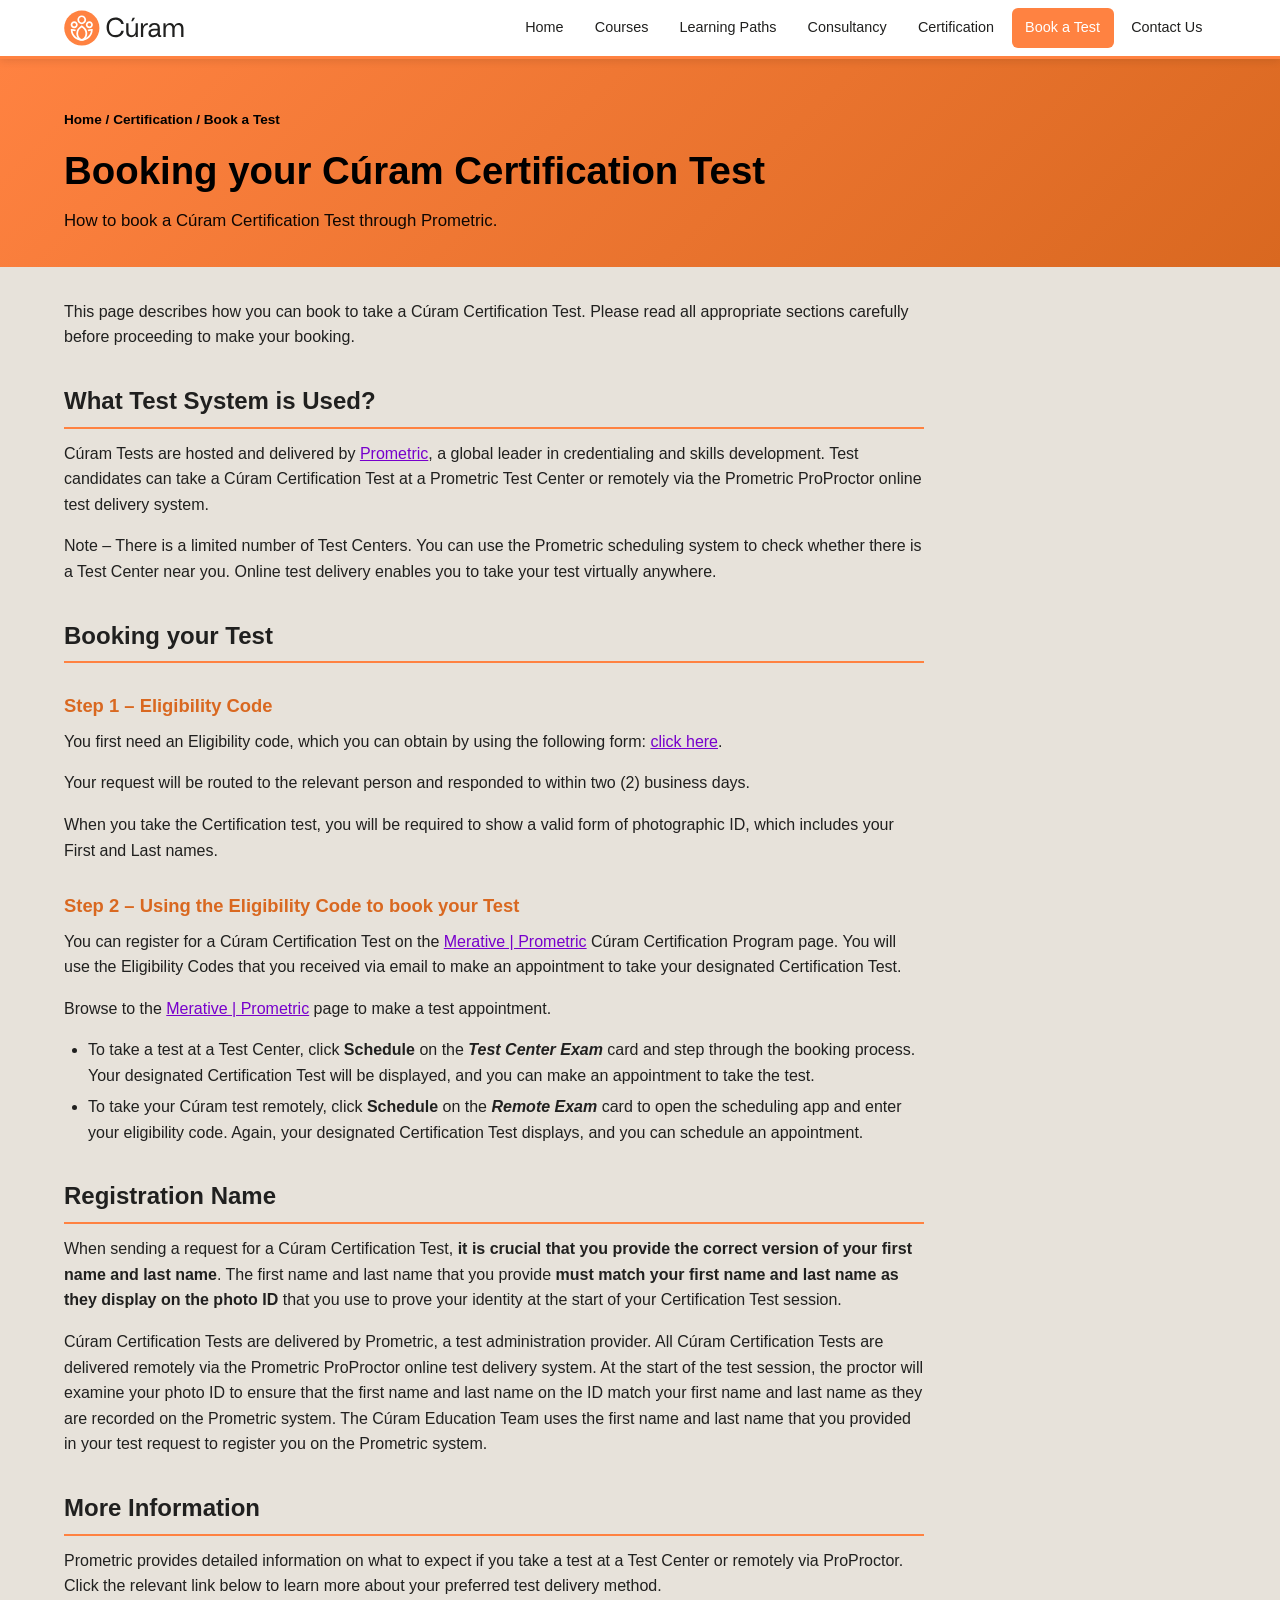
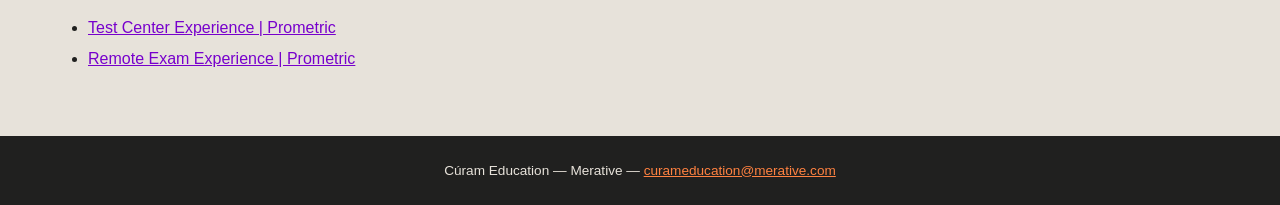
<file: pages/booking-tests.html>
<!DOCTYPE html>
<html lang="en">
<head>
  <meta charset="UTF-8">
  <meta name="viewport" content="width=device-width, initial-scale=1.0">
  <title>Booking your Cúram Certification Test – Cúram Education</title>
  <meta name="description" content="Step-by-step guide to booking a Cúram Certification Test through Prometric.">
  <link rel="icon" type="image/png" href="../assets/curam-icon.png">
  <link rel="stylesheet" href="../css/styles.css">
</head>
<body>

  <header class="site-header">
    <div class="container">
      <a href="../index.html" class="site-logo"><img src="../assets/curam-logo.svg" alt="Cúram Education" class="logo-img"></a>
      <button class="nav-toggle" aria-controls="main-nav" aria-expanded="false">&#9776;</button>
      <nav class="site-nav" id="main-nav" aria-label="Main navigation">
        <ul>
          <li><a href="../index.html">Home</a></li>
          <li><a href="./training-courses.html">Courses</a></li>
          <li><a href="./learning-paths.html">Learning Paths</a></li>
          <li><a href="./consulting.html">Consultancy</a></li>
          <li><a href="./certification.html">Certification</a></li>
          <li><a href="./booking-tests.html">Book a Test</a></li>
          <li><a href="./contactus.html">Contact Us</a></li>
        </ul>
      </nav>
    </div>
  </header>

  <section class="page-hero">
    <div class="container">
      <nav class="breadcrumb" aria-label="Breadcrumb">
        <span><a href="../index.html">Home</a></span>
        <span><a href="./certification.html">Certification</a></span>
        <span>Book a Test</span>
      </nav>
      <h1>Booking your Cúram Certification Test</h1>
      <p>How to book a Cúram Certification Test through Prometric.</p>
    </div>
  </section>

  <main>
    <div class="container">
      <article class="prose">

        <p>This page describes how you can book to take a Cúram Certification Test. Please read all appropriate
          sections carefully before proceeding to make your booking.</p>

        <h2>What Test System is Used?</h2>

        <p>Cúram Tests are hosted and delivered by
          <a href="https://www.prometric.com" target="_blank" rel="noopener noreferrer">Prometric</a>,
          a global leader in credentialing and skills development. Test candidates can take a Cúram Certification
          Test at a Prometric Test Center or remotely via the Prometric ProProctor online test delivery system.</p>

        <p>Note – There is a limited number of Test Centers. You can use the Prometric scheduling system to check
          whether there is a Test Center near you. Online test delivery enables you to take your test virtually
          anywhere.</p>

        <h2>Booking your Test</h2>

        <h3>Step 1 – Eligibility Code</h3>

        <p>You first need an Eligibility code, which you can obtain by using the following form:
          <a href="https://bit.ly/CuramTestRequest" target="_blank" rel="noopener noreferrer">click here</a>.
        </p>
        <p>Your request will be routed to the relevant person and responded to within two (2) business days.</p>
        <p>When you take the Certification test, you will be required to show a valid form of photographic ID,
          which includes your First and Last names.</p>

        <h3>Step 2 – Using the Eligibility Code to book your Test</h3>

        <p>You can register for a Cúram Certification Test on the
          <a href="https://www.prometric.com/exams/merat/" target="_blank"
             rel="noopener noreferrer">Merative | Prometric</a>
          Cúram Certification Program page. You will use the Eligibility Codes that you received via email to make
          an appointment to take your designated Certification Test.</p>

        <p>Browse to the
          <a href="https://www.prometric.com/test-takers/search/merat" target="_blank"
             rel="noopener noreferrer">Merative | Prometric</a>
          page to make a test appointment.</p>

        <ul>
          <li>To take a test at a Test Center, click <strong>Schedule</strong> on the
            <strong><em>Test Center Exam</em></strong> card and step through the booking process. Your designated
            Certification Test will be displayed, and you can make an appointment to take the test.</li>
          <li>To take your Cúram test remotely, click <strong>Schedule</strong> on the
            <strong><em>Remote Exam</em></strong> card to open the scheduling app and enter your eligibility code.
            Again, your designated Certification Test displays, and you can schedule an appointment.</li>
        </ul>

        <h2>Registration Name</h2>

        <p>When sending a request for a Cúram Certification Test, <strong>it is crucial that you provide the
          correct version of your first name and last name</strong>. The first name and last name that you provide
          <strong>must match your first name and last name as they display on the photo ID</strong> that you use to
          prove your identity at the start of your Certification Test session.</p>

        <p>Cúram Certification Tests are delivered by Prometric, a test administration provider. All Cúram
          Certification Tests are delivered remotely via the Prometric ProProctor online test delivery system. At
          the start of the test session, the proctor will examine your photo ID to ensure that the first name and
          last name on the ID match your first name and last name as they are recorded on the Prometric system.
          The Cúram Education Team uses the first name and last name that you provided in your test request to
          register you on the Prometric system.</p>

        <h2>More Information</h2>

        <p>Prometric provides detailed information on what to expect if you take a test at a Test Center or
          remotely via ProProctor. Click the relevant link below to learn more about your preferred test delivery
          method.</p>

        <ul>
          <li>
            <a href="https://www.prometric.com/test-center-experience" target="_blank"
               rel="noopener noreferrer">Test Center Experience | Prometric</a>
          </li>
          <li>
            <a href="https://www.prometric.com/remote-exam-experience" target="_blank"
               rel="noopener noreferrer">Remote Exam Experience | Prometric</a>
          </li>
        </ul>

      </article>
    </div>
  </main>

  <footer class="site-footer">
    <div class="container">
      <p>Cúram Education &mdash; Merative &mdash;
        <a href="mailto:curameducation@merative.com">curameducation@merative.com</a>
      </p>
    </div>
  </footer>

  <script src="../js/main.js"></script>
</body>
</html>
</file>
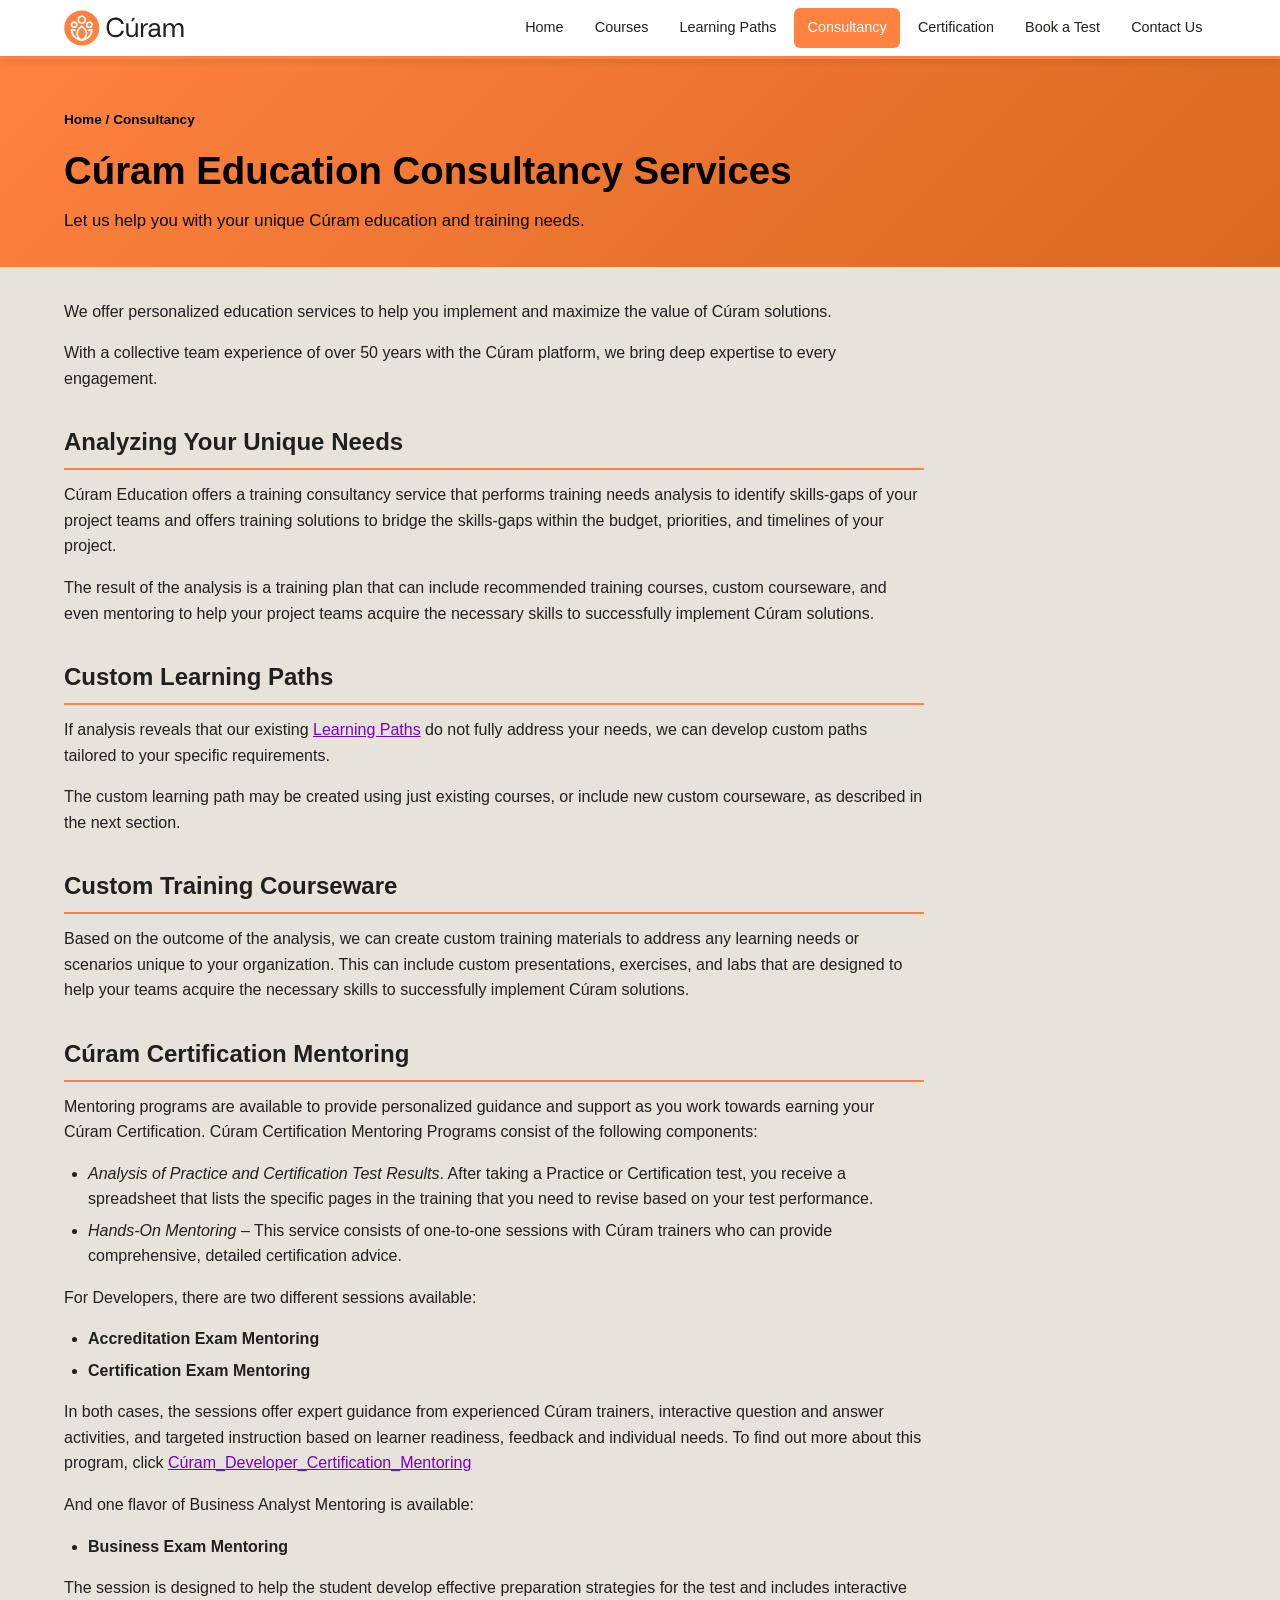
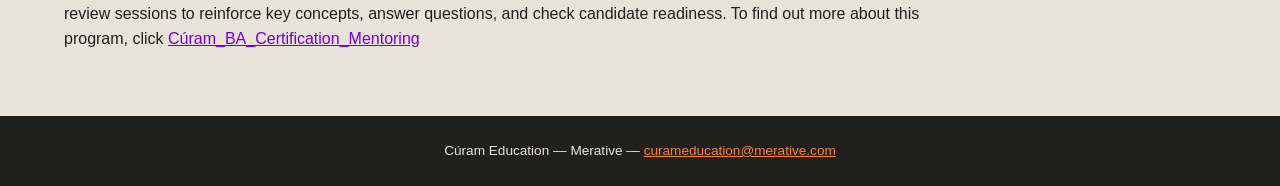
<file: pages/consulting.html>
<!DOCTYPE html>
<html lang="en">
<head>
  <meta charset="UTF-8">
  <meta name="viewport" content="width=device-width, initial-scale=1.0">
  <title>Consulting – Cúram Education</title>
  <meta name="description" content="Details of how to contact Cúram Education.">
  <link rel="icon" type="image/png" href="../assets/curam-icon.png">
  <link rel="stylesheet" href="../css/styles.css">
</head>
<body>

  <header class="site-header">
    <div class="container">
      <a href="../index.html" class="site-logo"><img src="../assets/curam-logo.svg" alt="Cúram Education" class="logo-img"></a>
      <button class="nav-toggle" aria-controls="main-nav" aria-expanded="false">&#9776;</button>
      <nav class="site-nav" id="main-nav" aria-label="Main navigation">
        <ul>
          <li><a href="../index.html">Home</a></li>
          <li><a href="./training-courses.html">Courses</a></li>
          <li><a href="./learning-paths.html">Learning Paths</a></li>
          <li><a href="./consulting.html">Consultancy</a></li>
          <li><a href="./certification.html">Certification</a></li>
          <li><a href="./booking-tests.html">Book a Test</a></li>
          <li><a href="./contactus.html">Contact Us</a></li>
        </ul>
      </nav>
    </div>
  </header>

  <section class="page-hero">
    <div class="container">
      <nav class="breadcrumb" aria-label="Breadcrumb">
        <span><a href="../index.html">Home</a></span>
        <span>Consultancy</span>
      </nav>
      <h1>Cúram Education Consultancy Services</h1>
      <p>Let us help you with your unique Cúram education and training needs.</p>
    </div>
  </section>

  <main>
    <div class="container">
      <article class="prose">

        <p>We offer personalized education services to help you implement and maximize the value of Cúram solutions.
        </p>

        <p>With a collective team experience of over 50 years with the Cúram platform, we bring deep expertise to every engagement.</p>

        <h2>Analyzing Your Unique Needs</h2>

        <p>Cúram Education offers a training consultancy service that performs training needs analysis to identify 
          skills-gaps of your project teams and offers training solutions to bridge the skills-gaps within the budget,
           priorities, and timelines of your project.   
        </p>

        <p>The result of the analysis is a training plan that can include recommended training courses, custom courseware, 
          and even mentoring to help your project teams acquire the necessary skills to successfully implement Cúram solutions.
        </p>

        <h2>Custom Learning Paths</h2>

        <p>If analysis reveals that our existing <a href="./learning-paths.html">Learning Paths</a> do not fully address your
           needs, we can develop custom paths tailored to your specific requirements.</p>

        <p>The custom learning path may be created using just existing courses, or include new custom courseware, as
          described in the next section.
        </p>
        
        <h2>Custom Training Courseware</h2>

        <p>Based on the outcome of the analysis, we can create custom training materials to address any 
          learning needs or scenarios unique to your organization. This can include custom presentations, 
          exercises, and labs that are designed to help your teams acquire the necessary skills to successfully 
          implement Cúram solutions.
        </p>

        <h2>Cúram Certification Mentoring</h2>

        <p>Mentoring programs are available to provide personalized guidance and support as you work towards 
          earning your Cúram Certification. Cúram Certification Mentoring Programs consist of the following components:</p>
          <ul>
            <li><i>Analysis of Practice and Certification Test Results</i>. After taking a Practice or Certification test, you receive a spreadsheet that lists the specific pages in the training that you need to revise based on your test performance.</li>
            <li><i>Hands-On Mentoring</i> – This service consists of one-to-one sessions with Cúram trainers who can provide comprehensive, detailed certification advice.</li>
            </ul>
          <p>For Developers, there are two different sessions available:
          </p>
            <ul>
              <li><strong>Accreditation Exam Mentoring</strong> </li>
              <li><strong>Certification Exam Mentoring</strong> </li>
            </ul>
          </p>
          <p>In both cases, the sessions offer expert guidance from experienced Cúram trainers, interactive 
            question and answer activities, 
            and targeted instruction based on learner readiness, feedback and individual needs. To find out more about 
            this program, click <a href="../pdf/education/Cúram_Developer_Certification_Mentoring.pdf">Cúram_Developer_Certification_Mentoring</a>
          </p>
          <p>And one flavor of Business Analyst Mentoring is available:</p>
          <ul>
            <li><strong>Business Exam Mentoring</strong> </li>
          </ul>
          <p>The session is designed to help the student develop	
              effective preparation strategies for the test and includes interactive review sessions to reinforce 
              key concepts, answer questions, and check candidate readiness. To find out more about 
            this program, click <a href="../pdf/education/Cúram_BA_Certification_Mentoring.pdf">Cúram_BA_Certification_Mentoring</a></p>

      </article>
    </div>
  </main>

  <footer class="site-footer">
    <div class="container">
      <p>Cúram Education &mdash; Merative &mdash;
        <a href="mailto:curameducation@merative.com">curameducation@merative.com</a>
      </p>
    </div>
  </footer>

  <script src="../js/main.js"></script>
</body>
</html>
</file>
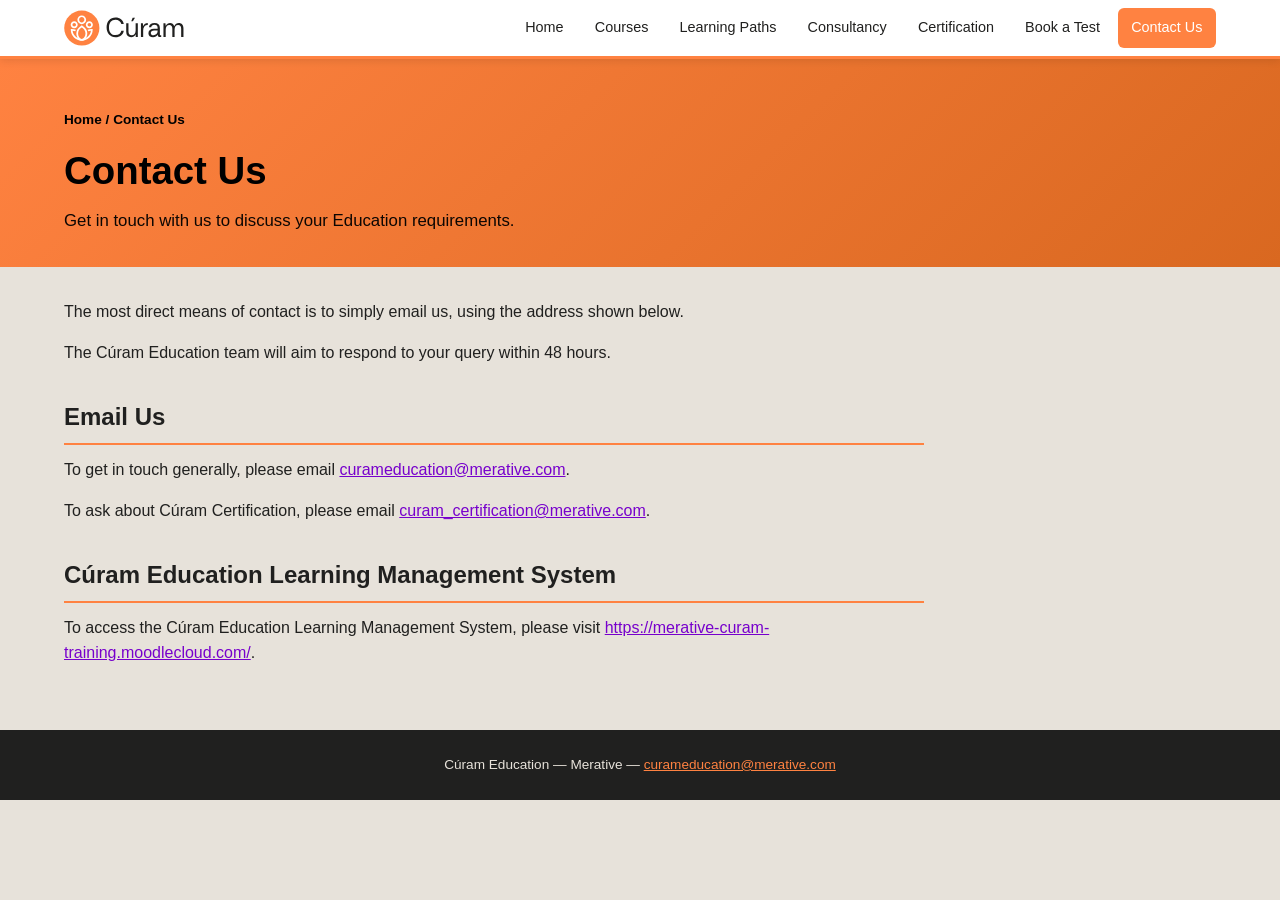
<file: pages/contactus.html>
<!DOCTYPE html>
<html lang="en">
<head>
  <meta charset="UTF-8">
  <meta name="viewport" content="width=device-width, initial-scale=1.0">
  <title>Contact Us – Cúram Education</title>
  <meta name="description" content="Details of how to contact Cúram Education.">
  <link rel="icon" type="image/png" href="../assets/curam-icon.png">
  <link rel="stylesheet" href="../css/styles.css">
</head>
<body>

  <header class="site-header">
    <div class="container">
      <a href="../index.html" class="site-logo"><img src="../assets/curam-logo.svg" alt="Cúram Education" class="logo-img"></a>
      <button class="nav-toggle" aria-controls="main-nav" aria-expanded="false">&#9776;</button>
      <nav class="site-nav" id="main-nav" aria-label="Main navigation">
        <ul>
          <li><a href="../index.html">Home</a></li>
          <li><a href="./training-courses.html">Courses</a></li>
          <li><a href="./learning-paths.html">Learning Paths</a></li>
          <li><a href="./consulting.html">Consultancy</a></li>
          <li><a href="./certification.html">Certification</a></li>
          <li><a href="./booking-tests.html">Book a Test</a></li>
          <li><a href="./contactus.html">Contact Us</a></li>
        </ul>
      </nav>
    </div>
  </header>

  <section class="page-hero">
    <div class="container">
      <nav class="breadcrumb" aria-label="Breadcrumb">
        <span><a href="../index.html">Home</a></span>
        <span>Contact Us</span>
      </nav>
      <h1>Contact Us</h1>
      <p>Get in touch with us to discuss your Education requirements.</p>
    </div>
  </section>

  <main>
    <div class="container">
      <article class="prose">

        <p>The most direct means of contact is to simply email us, using the address shown below.
        </p>

        <p>The Cúram Education team will aim to respond to your query within 48 hours.</p>

        <h2>Email Us</h2>

        <p>To get in touch generally, please email
          <a href="mailto:curameducation@merative.com">curameducation@merative.com</a>.
        </p>

        <p>To ask about Cúram Certification, please email
          <a href="mailto:curam_certification@merative.com">curam_certification@merative.com</a>.
        </p>

        <h2>Cúram Education Learning Management System</h2>

        <p>To access the Cúram Education Learning Management System, please visit
          <a href="https://merative-curam-training.moodlecloud.com/" target="_blank" rel="noopener noreferrer">https://merative-curam-training.moodlecloud.com/</a>.
        </p>

      </article>
    </div>
  </main>

  <footer class="site-footer">
    <div class="container">
      <p>Cúram Education &mdash; Merative &mdash;
        <a href="mailto:curameducation@merative.com">curameducation@merative.com</a>
      </p>
    </div>
  </footer>

  <script src="../js/main.js"></script>
</body>
</html>
</file>
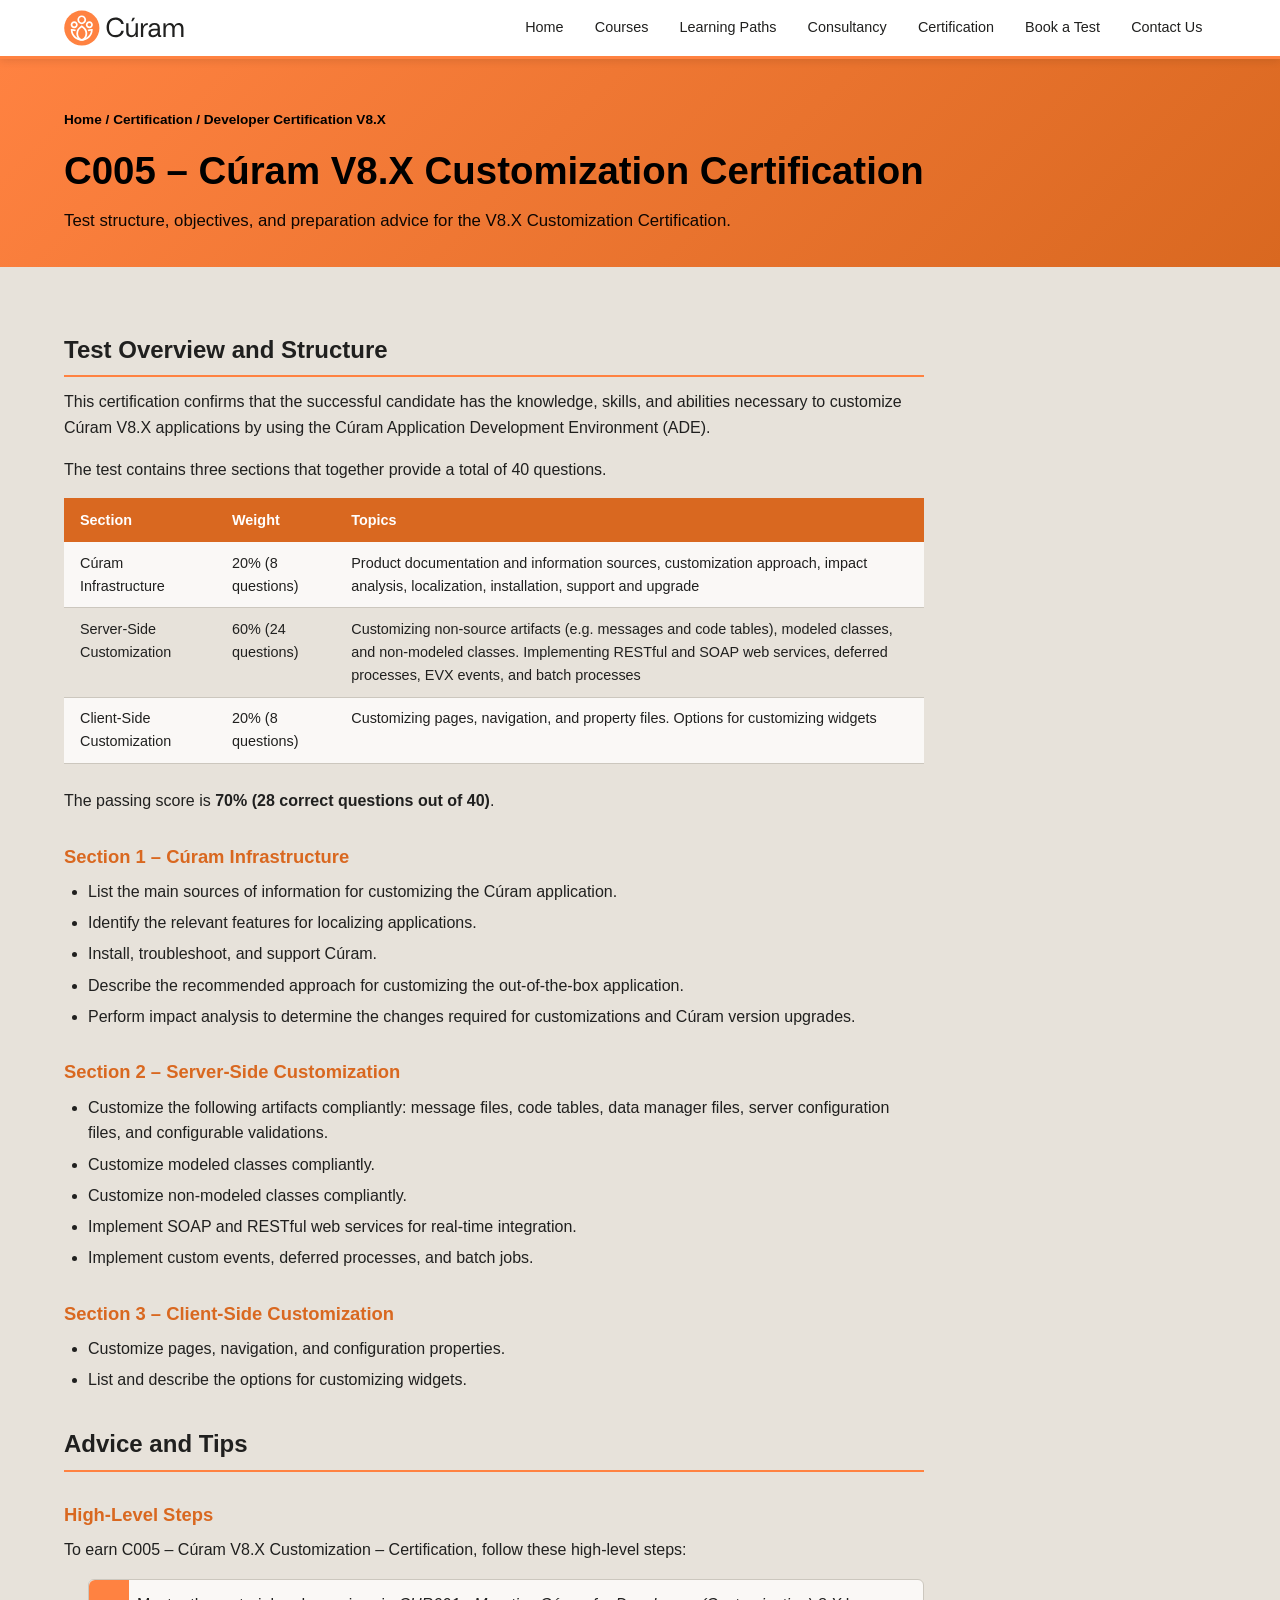
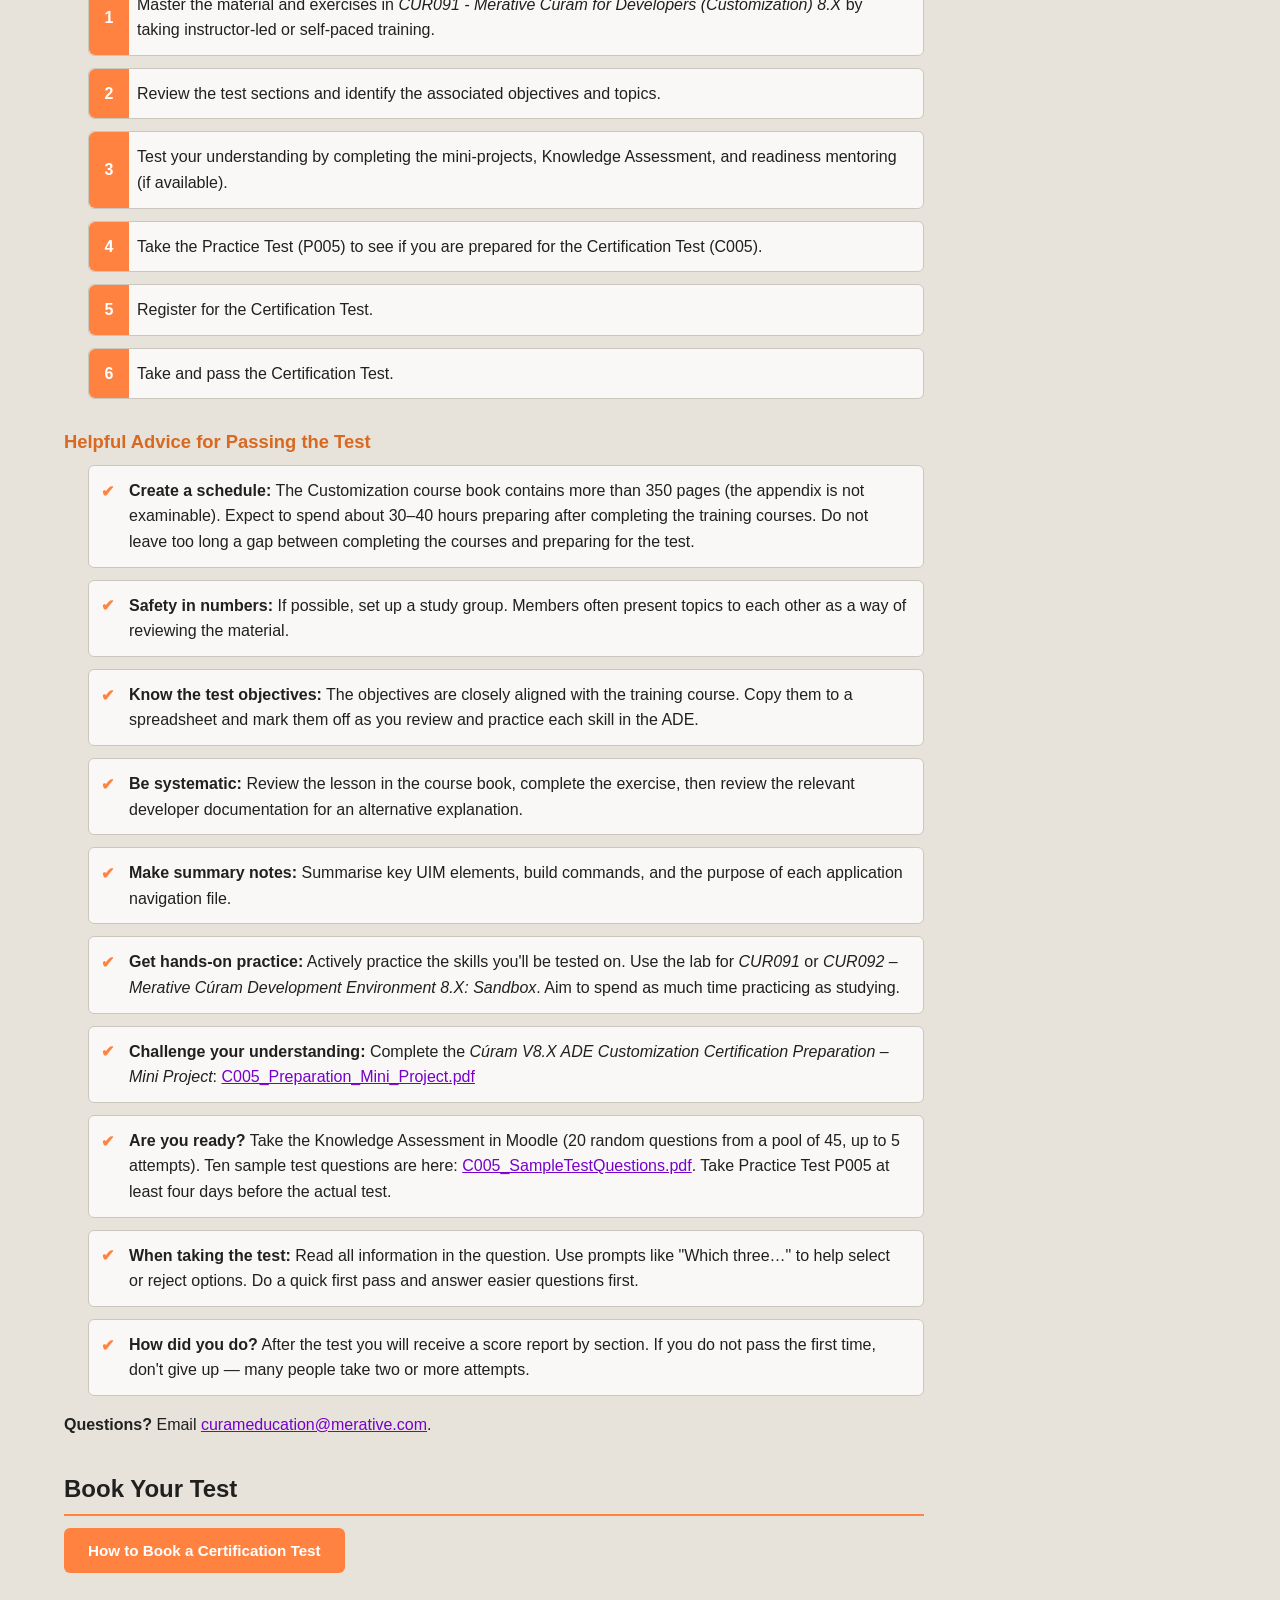
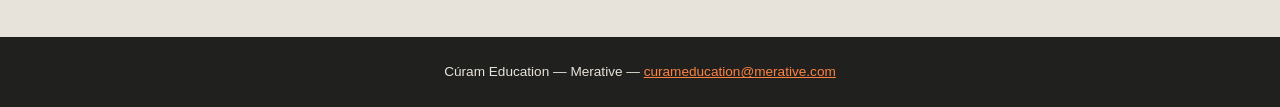
<file: pages/dev-certification-v8.html>
<!DOCTYPE html>
<html lang="en">
<head>
  <meta charset="UTF-8">
  <meta name="viewport" content="width=device-width, initial-scale=1.0">
  <title>Cúram V8.X Developer Certification – Cúram Education</title>
  <meta name="description" content="Details of the C005 Cúram V8.X Customization Certification test, including structure, objectives, and preparation advice.">
  <link rel="icon" type="image/png" href="../assets/curam-icon.png">
  <link rel="stylesheet" href="../css/styles.css">
</head>
<body>

  <header class="site-header">
    <div class="container">
      <a href="../index.html" class="site-logo"><img src="../assets/curam-logo.svg" alt="Cúram Education" class="logo-img"></a>
      <button class="nav-toggle" aria-controls="main-nav" aria-expanded="false">&#9776;</button>
      <nav class="site-nav" id="main-nav" aria-label="Main navigation">
        <ul>
          <li><a href="../index.html">Home</a></li>
          <li><a href="./training-courses.html">Courses</a></li>
          <li><a href="./learning-paths.html">Learning Paths</a></li>
          <li><a href="./consulting.html">Consultancy</a></li>
          <li><a href="./certification.html">Certification</a></li>
          <li><a href="./booking-tests.html">Book a Test</a></li>
          <li><a href="./contactus.html">Contact Us</a></li>
        </ul>
      </nav>
    </div>
  </header>

  <section class="page-hero">
    <div class="container">
      <nav class="breadcrumb" aria-label="Breadcrumb">
        <span><a href="../index.html">Home</a></span>
        <span><a href="./certification.html">Certification</a></span>
        <span>Developer Certification V8.X</span>
      </nav>
      <h1>C005 – Cúram V8.X Customization Certification</h1>
      <p>Test structure, objectives, and preparation advice for the V8.X Customization Certification.</p>
    </div>
  </section>

  <main>
    <div class="container">
      <article class="prose">

        <h2>Test Overview and Structure</h2>

        <p>This certification confirms that the successful candidate has the knowledge, skills, and abilities
          necessary to customize Cúram V8.X applications by using the Cúram Application Development Environment
          (ADE).</p>

        <p>The test contains three sections that together provide a total of 40 questions.</p>

        <div class="table-wrap">
          <table>
            <thead>
              <tr><th>Section</th><th>Weight</th><th>Topics</th></tr>
            </thead>
            <tbody>
              <tr>
                <td>Cúram Infrastructure</td>
                <td>20% (8 questions)</td>
                <td>Product documentation and information sources, customization approach, impact analysis, localization, installation, support and upgrade</td>
              </tr>
              <tr>
                <td>Server-Side Customization</td>
                <td>60% (24 questions)</td>
                <td>Customizing non-source artifacts (e.g. messages and code tables), modeled classes, and non-modeled classes. Implementing RESTful and SOAP web services, deferred processes, EVX events, and batch processes</td>
              </tr>
              <tr>
                <td>Client-Side Customization</td>
                <td>20% (8 questions)</td>
                <td>Customizing pages, navigation, and property files. Options for customizing widgets</td>
              </tr>
            </tbody>
          </table>
        </div>

        <p>The passing score is <strong>70% (28 correct questions out of 40)</strong>.</p>

        <h3>Section 1 – Cúram Infrastructure</h3>
        <ul>
          <li>List the main sources of information for customizing the Cúram application.</li>
          <li>Identify the relevant features for localizing applications.</li>
          <li>Install, troubleshoot, and support Cúram.</li>
          <li>Describe the recommended approach for customizing the out-of-the-box application.</li>
          <li>Perform impact analysis to determine the changes required for customizations and Cúram version upgrades.</li>
        </ul>

        <h3>Section 2 – Server-Side Customization</h3>
        <ul>
          <li>Customize the following artifacts compliantly: message files, code tables, data manager files, server configuration files, and configurable validations.</li>
          <li>Customize modeled classes compliantly.</li>
          <li>Customize non-modeled classes compliantly.</li>
          <li>Implement SOAP and RESTful web services for real-time integration.</li>
          <li>Implement custom events, deferred processes, and batch jobs.</li>
        </ul>

        <h3>Section 3 – Client-Side Customization</h3>
        <ul>
          <li>Customize pages, navigation, and configuration properties.</li>
          <li>List and describe the options for customizing widgets.</li>
        </ul>

        <h2>Advice and Tips</h2>

        <h3>High-Level Steps</h3>
        <p>To earn C005 – Cúram V8.X Customization – Certification, follow these high-level steps:</p>
        <ol class="steps">
          <li>Master the material and exercises in <em>CUR091 - Merative Cúram for Developers (Customization) 8.X</em> by taking instructor-led or self-paced training.</li>
          <li>Review the test sections and identify the associated objectives and topics.</li>
          <li>Test your understanding by completing the mini-projects, Knowledge Assessment, and readiness mentoring (if available).</li>
          <li>Take the Practice Test (P005) to see if you are prepared for the Certification Test (C005).</li>
          <li>Register for the Certification Test.</li>
          <li>Take and pass the Certification Test.</li>
        </ol>

        <h3>Helpful Advice for Passing the Test</h3>
        <ul class="tips-list">
          <li><strong>Create a schedule:</strong> The Customization course book contains more than 350 pages (the appendix is not examinable). Expect to spend about 30–40 hours preparing after completing the training courses. Do not leave too long a gap between completing the courses and preparing for the test.</li>
          <li><strong>Safety in numbers:</strong> If possible, set up a study group. Members often present topics to each other as a way of reviewing the material.</li>
          <li><strong>Know the test objectives:</strong> The objectives are closely aligned with the training course. Copy them to a spreadsheet and mark them off as you review and practice each skill in the ADE.</li>
          <li><strong>Be systematic:</strong> Review the lesson in the course book, complete the exercise, then review the relevant developer documentation for an alternative explanation.</li>
          <li><strong>Make summary notes:</strong> Summarise key UIM elements, build commands, and the purpose of each application navigation file.</li>
          <li><strong>Get hands-on practice:</strong> Actively practice the skills you'll be tested on. Use the lab for <em>CUR091</em> or <em>CUR092 – Merative Cúram Development Environment 8.X: Sandbox</em>. Aim to spend as much time practicing as studying.</li>
          <li><strong>Challenge your understanding:</strong> Complete the <em>Cúram V8.X ADE Customization Certification Preparation – Mini Project</em>:
            <a href="../pdf/education/C005_Preparation_Mini_Project.pdf">C005_Preparation_Mini_Project.pdf</a>
          </li>
          <li><strong>Are you ready?</strong> Take the Knowledge Assessment in Moodle (20 random questions from a pool of 45, up to 5 attempts). Ten sample test questions are here:
            <a href="../pdf/education/C005_SampleTestQuestions.pdf">C005_SampleTestQuestions.pdf</a>. Take Practice Test P005 at least four days before the actual test.
          </li>
          <li><strong>When taking the test:</strong> Read all information in the question. Use prompts like "Which three…" to help select or reject options. Do a quick first pass and answer easier questions first.</li>
          <li><strong>How did you do?</strong> After the test you will receive a score report by section. If you do not pass the first time, don't give up — many people take two or more attempts.</li>
        </ul>

        <p><strong>Questions?</strong> Email
          <a href="mailto:curameducation@merative.com">curameducation@merative.com</a>.
        </p>

        <h2>Book Your Test</h2>
        <p><a href="./booking-tests.html" class="btn">How to Book a Certification Test</a></p>

      </article>
    </div>
  </main>

  <footer class="site-footer">
    <div class="container">
      <p>Cúram Education &mdash; Merative &mdash;
        <a href="mailto:curameducation@merative.com">curameducation@merative.com</a>
      </p>
    </div>
  </footer>

  <script src="../js/main.js"></script>
</body>
</html>
</file>
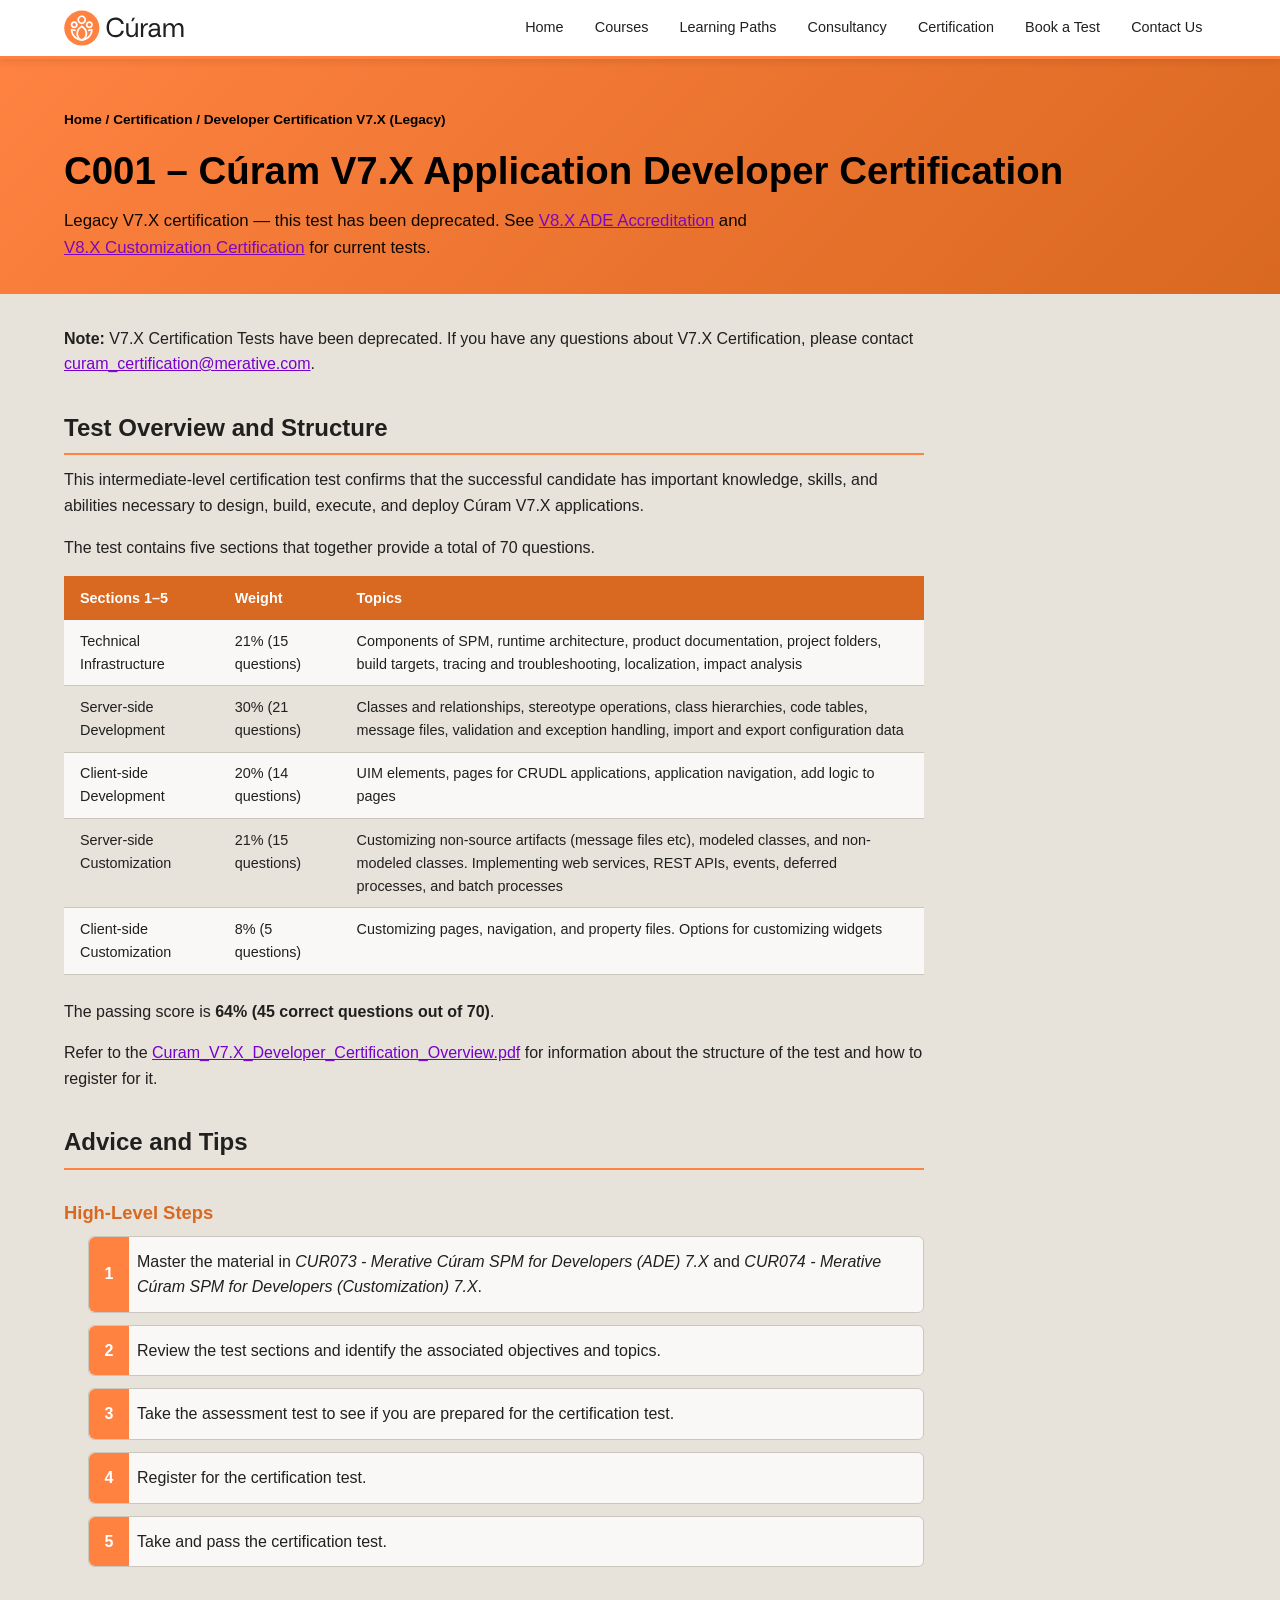
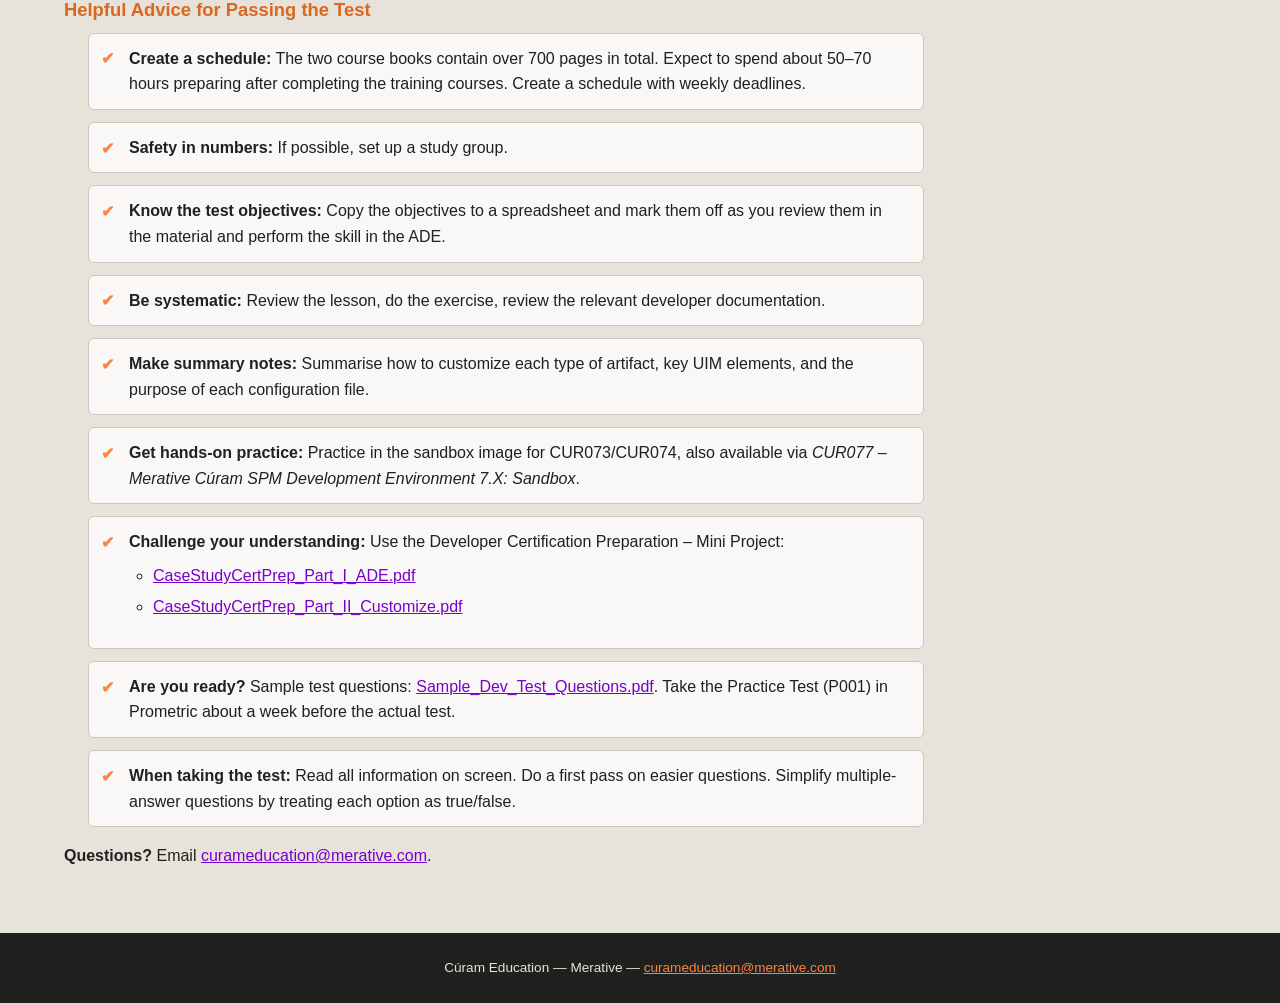
<file: pages/dev-certification.html>
<!DOCTYPE html>
<html lang="en">
<head>
  <meta charset="UTF-8">
  <meta name="viewport" content="width=device-width, initial-scale=1.0">
  <title>Cúram V7.X Developer Certification – Cúram Education</title>
  <meta name="description" content="Details of the C001 Cúram V7.X Application Developer Certification (deprecated). V7.X tests have been superseded by V8.X.">
  <link rel="icon" type="image/png" href="../assets/curam-icon.png">
  <link rel="stylesheet" href="../css/styles.css">
</head>
<body>

  <header class="site-header">
    <div class="container">
      <a href="../index.html" class="site-logo"><img src="../assets/curam-logo.svg" alt="Cúram Education" class="logo-img"></a>
      <button class="nav-toggle" aria-controls="main-nav" aria-expanded="false">&#9776;</button>
      <nav class="site-nav" id="main-nav" aria-label="Main navigation">
        <ul>
          <li><a href="../index.html">Home</a></li>
          <li><a href="./training-courses.html">Courses</a></li>
          <li><a href="./learning-paths.html">Learning Paths</a></li>
          <li><a href="./consulting.html">Consultancy</a></li>
          <li><a href="./certification.html">Certification</a></li>
          <li><a href="./booking-tests.html">Book a Test</a></li>
          <li><a href="./contactus.html">Contact Us</a></li>
        </ul>
      </nav>
    </div>
  </header>

  <section class="page-hero">
    <div class="container">
      <nav class="breadcrumb" aria-label="Breadcrumb">
        <span><a href="../index.html">Home</a></span>
        <span><a href="./certification.html">Certification</a></span>
        <span>Developer Certification V7.X (Legacy)</span>
      </nav>
      <h1>C001 – Cúram V7.X Application Developer Certification</h1>
      <p>Legacy V7.X certification — this test has been deprecated. See <a href="./ade-certification-v8.html">V8.X ADE Accreditation</a> and <a href="./dev-certification-v8.html">V8.X Customization Certification</a> for current tests.</p>
    </div>
  </section>

  <main>
    <div class="container">
      <article class="prose">

        <p><strong>Note:</strong> V7.X Certification Tests have been deprecated. If you have any questions
          about V7.X Certification, please contact
          <a href="mailto:curam_certification@merative.com">curam_certification@merative.com</a>.
        </p>

        <h2>Test Overview and Structure</h2>

        <p>This intermediate-level certification test confirms that the successful candidate has important
          knowledge, skills, and abilities necessary to design, build, execute, and deploy Cúram V7.X
          applications.</p>

        <p>The test contains five sections that together provide a total of 70 questions.</p>

        <div class="table-wrap">
          <table>
            <thead>
              <tr><th>Sections 1–5</th><th>Weight</th><th>Topics</th></tr>
            </thead>
            <tbody>
              <tr>
                <td>Technical Infrastructure</td>
                <td>21% (15 questions)</td>
                <td>Components of SPM, runtime architecture, product documentation, project folders, build targets, tracing and troubleshooting, localization, impact analysis</td>
              </tr>
              <tr>
                <td>Server-side Development</td>
                <td>30% (21 questions)</td>
                <td>Classes and relationships, stereotype operations, class hierarchies, code tables, message files, validation and exception handling, import and export configuration data</td>
              </tr>
              <tr>
                <td>Client-side Development</td>
                <td>20% (14 questions)</td>
                <td>UIM elements, pages for CRUDL applications, application navigation, add logic to pages</td>
              </tr>
              <tr>
                <td>Server-side Customization</td>
                <td>21% (15 questions)</td>
                <td>Customizing non-source artifacts (message files etc), modeled classes, and non-modeled classes. Implementing web services, REST APIs, events, deferred processes, and batch processes</td>
              </tr>
              <tr>
                <td>Client-side Customization</td>
                <td>8% (5 questions)</td>
                <td>Customizing pages, navigation, and property files. Options for customizing widgets</td>
              </tr>
            </tbody>
          </table>
        </div>

        <p>The passing score is <strong>64% (45 correct questions out of 70)</strong>.</p>

        <p>Refer to the
          <a href="../pdf/education/Curam_V7.X_Developer_Certification_Overview.pdf">Curam_V7.X_Developer_Certification_Overview.pdf</a>
          for information about the structure of the test and how to register for it.</p>

        <h2>Advice and Tips</h2>

        <h3>High-Level Steps</h3>
        <ol class="steps">
          <li>Master the material in <em>CUR073 - Merative Cúram SPM for Developers (ADE) 7.X</em> and <em>CUR074 - Merative Cúram SPM for Developers (Customization) 7.X</em>.</li>
          <li>Review the test sections and identify the associated objectives and topics.</li>
          <li>Take the assessment test to see if you are prepared for the certification test.</li>
          <li>Register for the certification test.</li>
          <li>Take and pass the certification test.</li>
        </ol>

        <h3>Helpful Advice for Passing the Test</h3>
        <ul class="tips-list">
          <li><strong>Create a schedule:</strong> The two course books contain over 700 pages in total. Expect to spend about 50–70 hours preparing after completing the training courses. Create a schedule with weekly deadlines.</li>
          <li><strong>Safety in numbers:</strong> If possible, set up a study group.</li>
          <li><strong>Know the test objectives:</strong> Copy the objectives to a spreadsheet and mark them off as you review them in the material and perform the skill in the ADE.</li>
          <li><strong>Be systematic:</strong> Review the lesson, do the exercise, review the relevant developer documentation.</li>
          <li><strong>Make summary notes:</strong> Summarise how to customize each type of artifact, key UIM elements, and the purpose of each configuration file.</li>
          <li><strong>Get hands-on practice:</strong> Practice in the sandbox image for CUR073/CUR074, also available via <em>CUR077 – Merative Cúram SPM Development Environment 7.X: Sandbox</em>.</li>
          <li><strong>Challenge your understanding:</strong> Use the Developer Certification Preparation – Mini Project:
            <ul>
              <li><a href="../pdf/education/CaseStudyCertPrep_Part_I_ADE.pdf">CaseStudyCertPrep_Part_I_ADE.pdf</a></li>
              <li><a href="../pdf/education/CaseStudyCertPrep_Part_II_Customize.pdf">CaseStudyCertPrep_Part_II_Customize.pdf</a></li>
            </ul>
          </li>
          <li><strong>Are you ready?</strong> Sample test questions:
            <a href="../pdf/education/Sample_Dev_Test_Questions.pdf">Sample_Dev_Test_Questions.pdf</a>. Take the Practice Test (P001) in Prometric about a week before the actual test.
          </li>
          <li><strong>When taking the test:</strong> Read all information on screen. Do a first pass on easier questions. Simplify multiple-answer questions by treating each option as true/false.</li>
        </ul>

        <p><strong>Questions?</strong> Email
          <a href="mailto:curameducation@merative.com">curameducation@merative.com</a>.
        </p>

      </article>
    </div>
  </main>

  <footer class="site-footer">
    <div class="container">
      <p>Cúram Education &mdash; Merative &mdash;
        <a href="mailto:curameducation@merative.com">curameducation@merative.com</a>
      </p>
    </div>
  </footer>

  <script src="../js/main.js"></script>
</body>
</html>
</file>
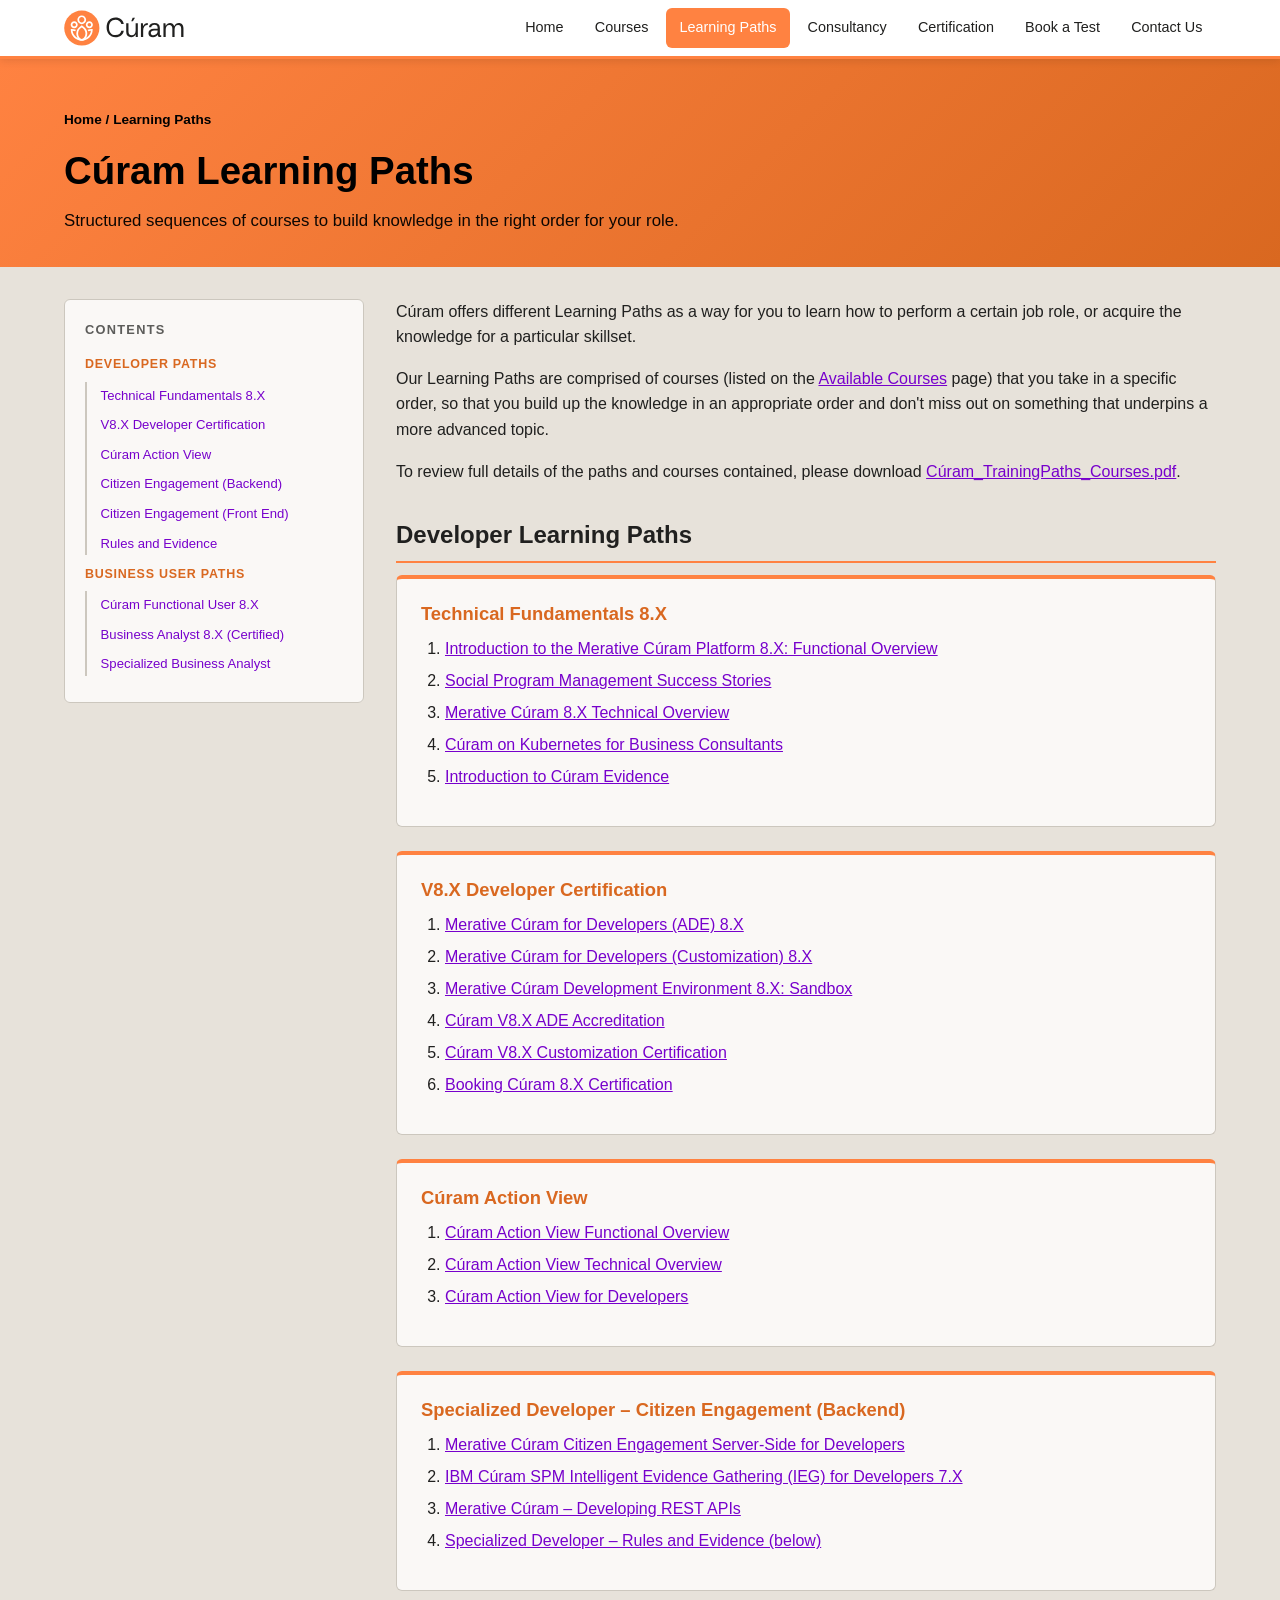
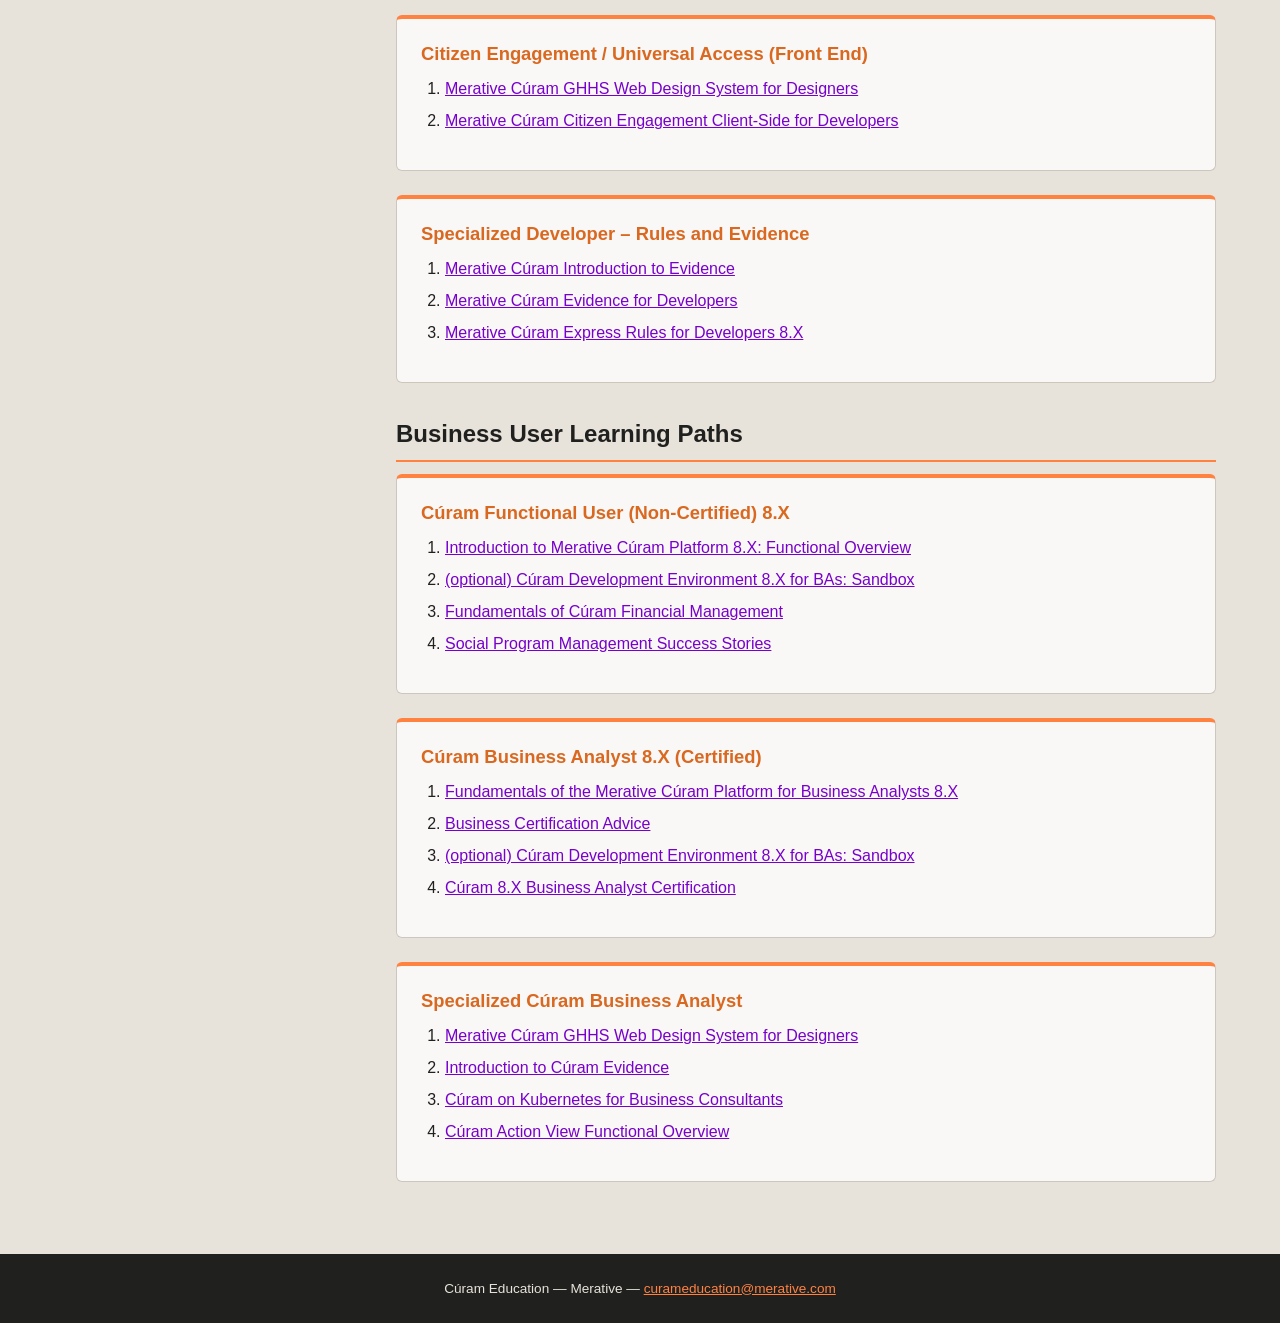
<file: pages/learning-paths.html>
<!DOCTYPE html>
<html lang="en">
<head>
  <meta charset="UTF-8">
  <meta name="viewport" content="width=device-width, initial-scale=1.0">
  <title>Cúram Learning Paths – Cúram Education</title>
  <meta name="description" content="Structured learning paths for Cúram developers and business analysts.">
  <link rel="icon" type="image/png" href="../assets/curam-icon.png">
  <link rel="stylesheet" href="../css/styles.css">
</head>
<body>

  <header class="site-header">
    <div class="container">
      <a href="../index.html" class="site-logo"><img src="../assets/curam-logo.svg" alt="Cúram Education" class="logo-img"></a>
      <button class="nav-toggle" aria-controls="main-nav" aria-expanded="false">&#9776;</button>
      <nav class="site-nav" id="main-nav" aria-label="Main navigation">
        <ul>
          <li><a href="../index.html">Home</a></li>
          <li><a href="./training-courses.html">Courses</a></li>
          <li><a href="./learning-paths.html">Learning Paths</a></li>
          <li><a href="./consulting.html">Consultancy</a></li>
          <li><a href="./certification.html">Certification</a></li>
          <li><a href="./booking-tests.html">Book a Test</a></li>
          <li><a href="./contactus.html">Contact Us</a></li>
        </ul>
      </nav>
    </div>
  </header>

  <section class="page-hero">
    <div class="container">
      <nav class="breadcrumb" aria-label="Breadcrumb">
        <span><a href="../index.html">Home</a></span>
        <span>Learning Paths</span>
      </nav>
      <h1>Cúram Learning Paths</h1>
      <p>Structured sequences of courses to build knowledge in the right order for your role.</p>
    </div>
  </section>

  <main>
    <div class="container content-grid">

      <aside class="toc" aria-label="Page contents">
        <h2>Contents</h2>
        <ul>
          <li class="toc-section"><a href="#developer-paths">Developer Paths</a>
            <ul>
              <li><a href="#tech-fundamentals">Technical Fundamentals 8.X</a></li>
              <li><a href="#v8-dev-cert">V8.X Developer Certification</a></li>
              <li><a href="#action-view-fe">Cúram Action View</a></li>
              <li><a href="#citizen-engagement-be">Citizen Engagement (Backend)</a></li>
              <li><a href="#citizen-engagement-fe">Citizen Engagement (Front End)</a></li>
              <li><a href="#rules-evidence">Rules and Evidence</a></li>
            </ul>
          </li>
          <li class="toc-section"><a href="#business-paths">Business User Paths</a>
            <ul>
              <li><a href="#functional-user">Cúram Functional User 8.X</a></li>
              <li><a href="#ba-certified">Business Analyst 8.X (Certified)</a></li>
              <li><a href="#specialized-ba">Specialized Business Analyst</a></li>
            </ul>
          </li>
        </ul>
      </aside>

      <article class="prose">

        <p>Cúram offers different Learning Paths as a way for you to learn how to perform a certain job role,
          or acquire the knowledge for a particular skillset.</p>

        <p>Our Learning Paths are comprised of courses (listed on the
          <a href="./training-courses.html">Available Courses</a> page) that you take in a specific order, so
          that you build up the knowledge in an appropriate order and don't miss out on something that underpins
          a more advanced topic.</p>

        <p>To review full details of the paths and courses contained, please download
          <a href="../pdf/education/C%C3%BAram_TrainingPaths_Courses.pdf">Cúram_TrainingPaths_Courses.pdf</a>.
        </p>

        <!-- ================================================== -->
        <h2 id="developer-paths">Developer Learning Paths</h2>
        <!-- ================================================== -->

        <div class="path-section" id="tech-fundamentals">
          <h3>Technical Fundamentals 8.X</h3>
          <ol>
            <li><a href="./training-courses.html#cur087">Introduction to the Merative Cúram Platform 8.X: Functional Overview</a></li>
            <li><a href="https://www.curaminnovations.com/" target="_blank" rel="noopener noreferrer">Social Program Management Success Stories</a></li>
            <li><a href="./training-courses.html#cur089">Merative Cúram 8.X Technical Overview</a></li>
            <li><a href="./training-courses.html#cur093">Cúram on Kubernetes for Business Consultants</a></li>
            <li><a href="./training-courses.html#cur110">Introduction to Cúram Evidence</a></li>
          </ol>
        </div>

        <div class="path-section" id="v8-dev-cert">
          <h3>V8.X Developer Certification</h3>
          <ol>
            <li><a href="./training-courses.html#cur090">Merative Cúram for Developers (ADE) 8.X</a></li>
            <li><a href="./training-courses.html#cur091">Merative Cúram for Developers (Customization) 8.X</a></li>
            <li><a href="./training-courses.html#cur092">Merative Cúram Development Environment 8.X: Sandbox</a></li>
            <li><a href="./ade-certification-v8.html">Cúram V8.X ADE Accreditation</a></li>
            <li><a href="./dev-certification-v8.html">Cúram V8.X Customization Certification</a></li>
            <li><a href="./booking-tests.html">Booking Cúram 8.X Certification</a></li>
          </ol>
        </div>

        <div class="path-section" id="action-view-fe">
          <h3>Cúram Action View</h3>
          <ol>
            <li><a href="./training-courses.html#cur117">Cúram Action View Functional Overview</a></li>
            <li><a href="./training-courses.html#cur120">Cúram Action View Technical Overview</a></li>
            <li><a href="./training-courses.html#cur121">Cúram Action View for Developers</a></li>
          </ol>
        </div>

        <div class="path-section" id="citizen-engagement-be">
          <h3>Specialized Developer – Citizen Engagement (Backend)</h3>
          <ol>
            <li><a href="./training-courses.html#cur104">Merative Cúram Citizen Engagement Server-Side for Developers</a></li>
            <li><a href="./training-courses.html#cur082">IBM Cúram SPM Intelligent Evidence Gathering (IEG) for Developers 7.X</a></li>
            <li><a href="./training-courses.html#cur068">Merative Cúram – Developing REST APIs</a></li>
            <li><a href="#rules-evidence">Specialized Developer – Rules and Evidence (below)</a></li>
          </ol>
        </div>

        <div class="path-section" id="citizen-engagement-fe">
          <h3>Citizen Engagement / Universal Access (Front End)</h3>
          <ol>
            <li><a href="./training-courses.html#cur105">Merative Cúram GHHS Web Design System for Designers</a></li>
            <li><a href="./training-courses.html#cur106">Merative Cúram Citizen Engagement Client-Side for Developers</a></li>
          </ol>
        </div>

        <div class="path-section" id="rules-evidence">
          <h3>Specialized Developer – Rules and Evidence</h3>
          <ol>
            <li><a href="./training-courses.html#cur110">Merative Cúram Introduction to Evidence</a></li>
            <li><a href="./training-courses.html#cur111">Merative Cúram Evidence for Developers</a></li>
            <li><a href="./training-courses.html#cur099">Merative Cúram Express Rules for Developers 8.X</a></li>
          </ol>
        </div>

        <!-- ================================================== -->
        <h2 id="business-paths">Business User Learning Paths</h2>
        <!-- ================================================== -->

        <div class="path-section" id="functional-user">
          <h3>Cúram Functional User (Non-Certified) 8.X</h3>
          <ol>
            <li><a href="./training-courses.html#cur087">Introduction to Merative Cúram Platform 8.X: Functional Overview</a></li>
            <li><a href="./training-courses.html#cur097">(optional) Cúram Development Environment 8.X for BAs: Sandbox</a></li>
            <li><a href="./training-courses.html#cur102">Fundamentals of Cúram Financial Management</a></li>
            <li><a href="https://www.merative.com/curam" target="_blank" rel="noopener noreferrer">Social Program Management Success Stories</a></li>
          </ol>
        </div>

        <div class="path-section" id="ba-certified">
          <h3>Cúram Business Analyst 8.X (Certified)</h3>
          <ol>
            <li><a href="./training-courses.html#cur088">Fundamentals of the Merative Cúram Platform for Business Analysts 8.X</a></li>
            <li><a href="./ba-certification-v8.html">Business Certification Advice</a></li>
            <li><a href="./training-courses.html#cur097">(optional) Cúram Development Environment 8.X for BAs: Sandbox</a></li>
            <li><a href="./booking-tests.html">Cúram 8.X Business Analyst Certification</a></li>
          </ol>
        </div>

        <div class="path-section" id="specialized-ba">
          <h3>Specialized Cúram Business Analyst</h3>
          <ol>
            <li><a href="./training-courses.html#cur105">Merative Cúram GHHS Web Design System for Designers</a></li>
            <li><a href="./training-courses.html#cur110">Introduction to Cúram Evidence</a></li>
            <li><a href="./training-courses.html#cur093">Cúram on Kubernetes for Business Consultants</a></li>
            <li><a href="./training-courses.html#cur117">Cúram Action View Functional Overview</a></li>
          </ol>
        </div>

      </article>
    </div>
  </main>

  <footer class="site-footer">
    <div class="container">
      <p>Cúram Education &mdash; Merative &mdash;
        <a href="mailto:curameducation@merative.com">curameducation@merative.com</a>
      </p>
    </div>
  </footer>

  <script src="../js/main.js"></script>
</body>
</html>
</file>
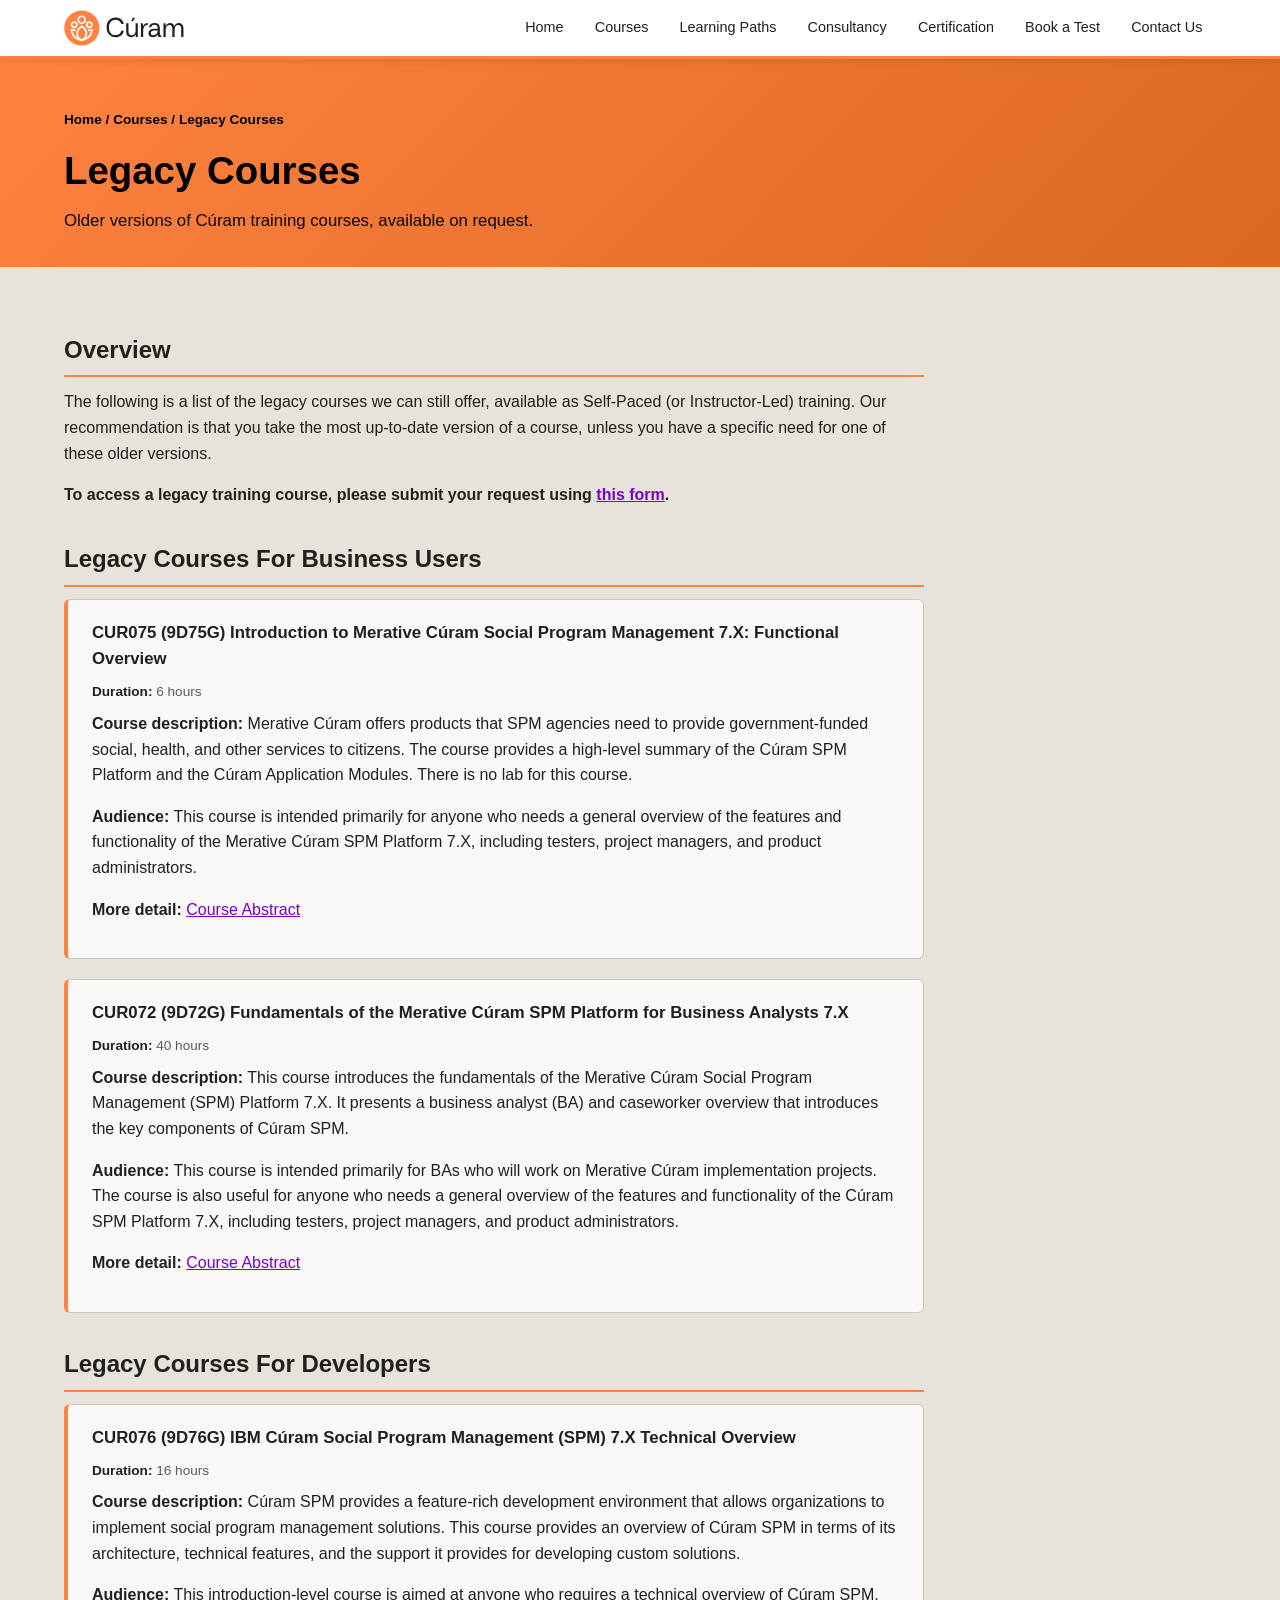
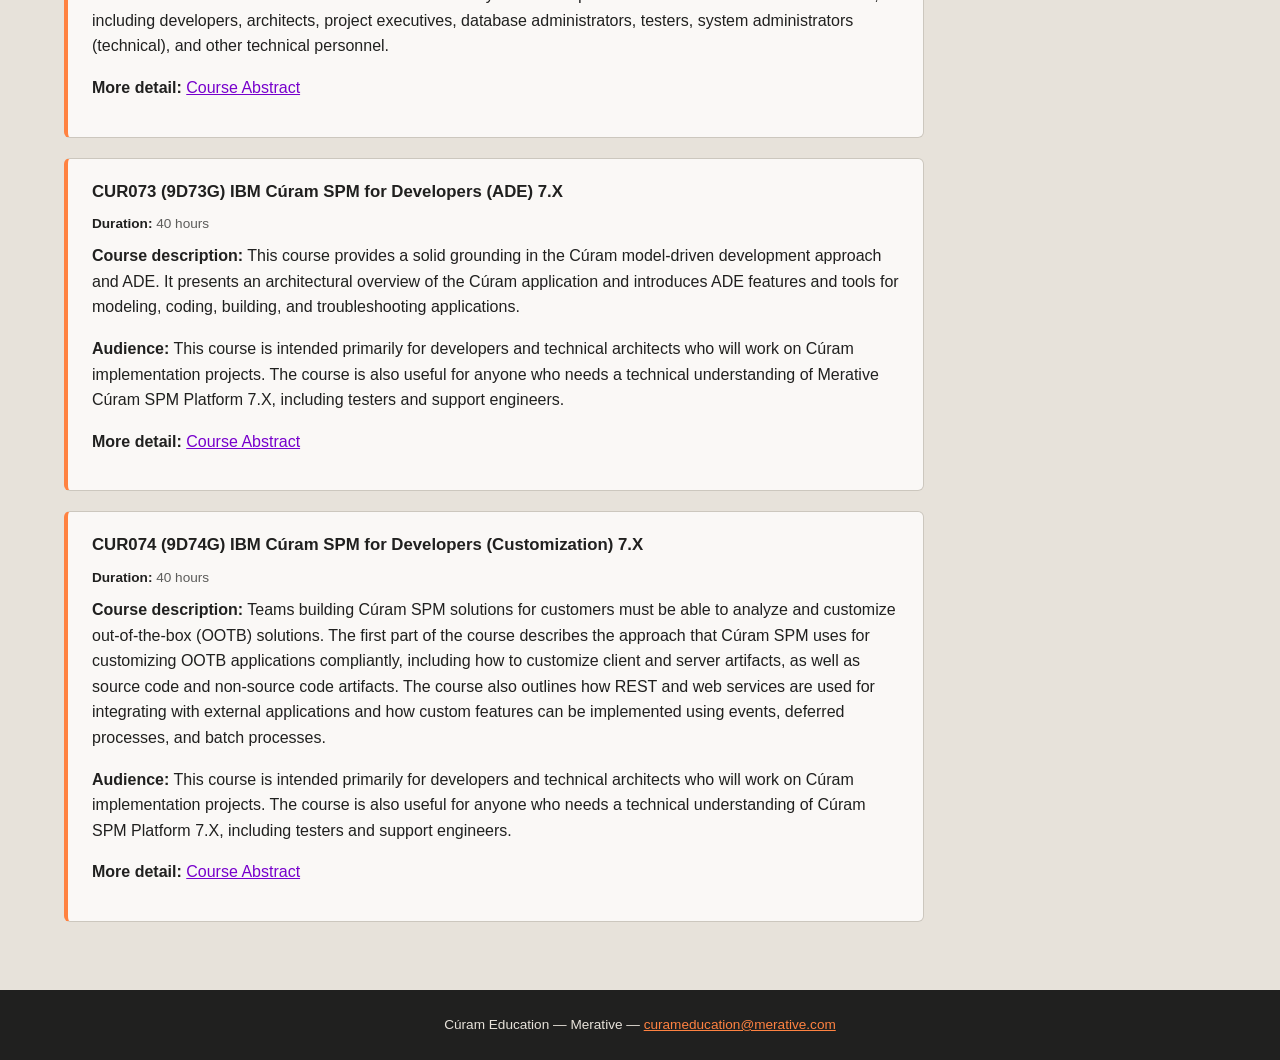
<file: pages/legacy-training-courses.html>
<!DOCTYPE html>
<html lang="en">
<head>
  <meta charset="UTF-8">
  <meta name="viewport" content="width=device-width, initial-scale=1.0">
  <title>Legacy Training Courses – Cúram Education</title>
  <meta name="description" content="Legacy Cúram training courses for V7.X and earlier, available as self-paced or instructor-led training.">
  <link rel="icon" type="image/png" href="../assets/curam-icon.png">
  <link rel="stylesheet" href="../css/styles.css">
</head>
<body>

  <header class="site-header">
    <div class="container">
      <a href="../index.html" class="site-logo"><img src="../assets/curam-logo.svg" alt="Cúram Education" class="logo-img"></a>
      <button class="nav-toggle" aria-controls="main-nav" aria-expanded="false">&#9776;</button>
      <nav class="site-nav" id="main-nav" aria-label="Main navigation">
        <ul>
          <li><a href="../index.html">Home</a></li>
          <li><a href="./training-courses.html">Courses</a></li>
          <li><a href="./learning-paths.html">Learning Paths</a></li>
          <li><a href="./consulting.html">Consultancy</a></li>
          <li><a href="./certification.html">Certification</a></li>
          <li><a href="./booking-tests.html">Book a Test</a></li>
          <li><a href="./contactus.html">Contact Us</a></li>
        </ul>
      </nav>
    </div>
  </header>

  <section class="page-hero">
    <div class="container">
      <nav class="breadcrumb" aria-label="Breadcrumb">
        <span><a href="../index.html">Home</a></span>
        <span><a href="./training-courses.html">Courses</a></span>
        <span>Legacy Courses</span>
      </nav>
      <h1>Legacy Courses</h1>
      <p>Older versions of Cúram training courses, available on request.</p>
    </div>
  </section>

  <main>
    <div class="container">
      <article class="prose">

        <h2>Overview</h2>

        <p>The following is a list of the legacy courses we can still offer, available as Self-Paced (or
          Instructor-Led) training. Our recommendation is that you take the most up-to-date version of a course,
          unless you have a specific need for one of these older versions.</p>

        <p><strong>To access a legacy training course, please submit your request using
          <a href="https://forms.monday.com/forms/fcd145f6d2d4d8d6dd4237dc0dd33d3e"
             target="_blank" rel="noopener noreferrer">this form</a>.</strong>
        </p>

        <h2>Legacy Courses For Business Users</h2>

        <div class="course" id="cur075">
          <h3>CUR075 (9D75G) Introduction to Merative Cúram Social Program Management 7.X: Functional Overview</h3>
          <div class="course-meta">
            <span><strong>Duration:</strong> 6 hours</span>
          </div>
          <p><strong>Course description:</strong> Merative Cúram offers products that SPM agencies need to
            provide government-funded social, health, and other services to citizens. The course provides a
            high-level summary of the Cúram SPM Platform and the Cúram Application Modules. There is no lab for
            this course.</p>
          <p><strong>Audience:</strong> This course is intended primarily for anyone who needs a general overview
            of the features and functionality of the Merative Cúram SPM Platform 7.X, including testers, project
            managers, and product administrators.</p>
          <p><strong>More detail:</strong>
            <a href="../pdf/education/9D75G_Abstract.pdf">Course Abstract</a>
          </p>
        </div>

        <div class="course" id="cur072">
          <h3>CUR072 (9D72G) Fundamentals of the Merative Cúram SPM Platform for Business Analysts 7.X</h3>
          <div class="course-meta">
            <span><strong>Duration:</strong> 40 hours</span>
          </div>
          <p><strong>Course description:</strong> This course introduces the fundamentals of the Merative Cúram
            Social Program Management (SPM) Platform 7.X. It presents a business analyst (BA) and caseworker
            overview that introduces the key components of Cúram SPM.</p>
          <p><strong>Audience:</strong> This course is intended primarily for BAs who will work on Merative Cúram
            implementation projects. The course is also useful for anyone who needs a general overview of the
            features and functionality of the Cúram SPM Platform 7.X, including testers, project managers, and
            product administrators.</p>
          <p><strong>More detail:</strong>
            <a href="../pdf/education/9D72G_Abstract.pdf">Course Abstract</a>
          </p>
        </div>

        <h2>Legacy Courses For Developers</h2>

        <div class="course" id="cur076">
          <h3>CUR076 (9D76G) IBM Cúram Social Program Management (SPM) 7.X Technical Overview</h3>
          <div class="course-meta">
            <span><strong>Duration:</strong> 16 hours</span>
          </div>
          <p><strong>Course description:</strong> Cúram SPM provides a feature-rich development environment that
            allows organizations to implement social program management solutions. This course provides an overview
            of Cúram SPM in terms of its architecture, technical features, and the support it provides for
            developing custom solutions.</p>
          <p><strong>Audience:</strong> This introduction-level course is aimed at anyone who requires a technical
            overview of Cúram SPM, including developers, architects, project executives, database administrators,
            testers, system administrators (technical), and other technical personnel.</p>
          <p><strong>More detail:</strong>
            <a href="../pdf/education/9D76G_Abstract.pdf">Course Abstract</a>
          </p>
        </div>

        <div class="course" id="cur073">
          <h3>CUR073 (9D73G) IBM Cúram SPM for Developers (ADE) 7.X</h3>
          <div class="course-meta">
            <span><strong>Duration:</strong> 40 hours</span>
          </div>
          <p><strong>Course description:</strong> This course provides a solid grounding in the Cúram
            model-driven development approach and ADE. It presents an architectural overview of the Cúram
            application and introduces ADE features and tools for modeling, coding, building, and troubleshooting
            applications.</p>
          <p><strong>Audience:</strong> This course is intended primarily for developers and technical architects
            who will work on Cúram implementation projects. The course is also useful for anyone who needs a
            technical understanding of Merative Cúram SPM Platform 7.X, including testers and support
            engineers.</p>
          <p><strong>More detail:</strong>
            <a href="../pdf/education/9D73G_Abstract.pdf">Course Abstract</a>
          </p>
        </div>

        <div class="course" id="cur074">
          <h3>CUR074 (9D74G) IBM Cúram SPM for Developers (Customization) 7.X</h3>
          <div class="course-meta">
            <span><strong>Duration:</strong> 40 hours</span>
          </div>
          <p><strong>Course description:</strong> Teams building Cúram SPM solutions for customers must be able
            to analyze and customize out-of-the-box (OOTB) solutions. The first part of the course describes the
            approach that Cúram SPM uses for customizing OOTB applications compliantly, including how to customize
            client and server artifacts, as well as source code and non-source code artifacts. The course also
            outlines how REST and web services are used for integrating with external applications and how custom
            features can be implemented using events, deferred processes, and batch processes.</p>
          <p><strong>Audience:</strong> This course is intended primarily for developers and technical architects
            who will work on Cúram implementation projects. The course is also useful for anyone who needs a
            technical understanding of Cúram SPM Platform 7.X, including testers and support engineers.</p>
          <p><strong>More detail:</strong>
            <a href="../pdf/education/9D74G_Abstract.pdf">Course Abstract</a>
          </p>
        </div>

      </article>
    </div>
  </main>

  <footer class="site-footer">
    <div class="container">
      <p>Cúram Education &mdash; Merative &mdash;
        <a href="mailto:curameducation@merative.com">curameducation@merative.com</a>
      </p>
    </div>
  </footer>

  <script src="../js/main.js"></script>
</body>
</html>
</file>
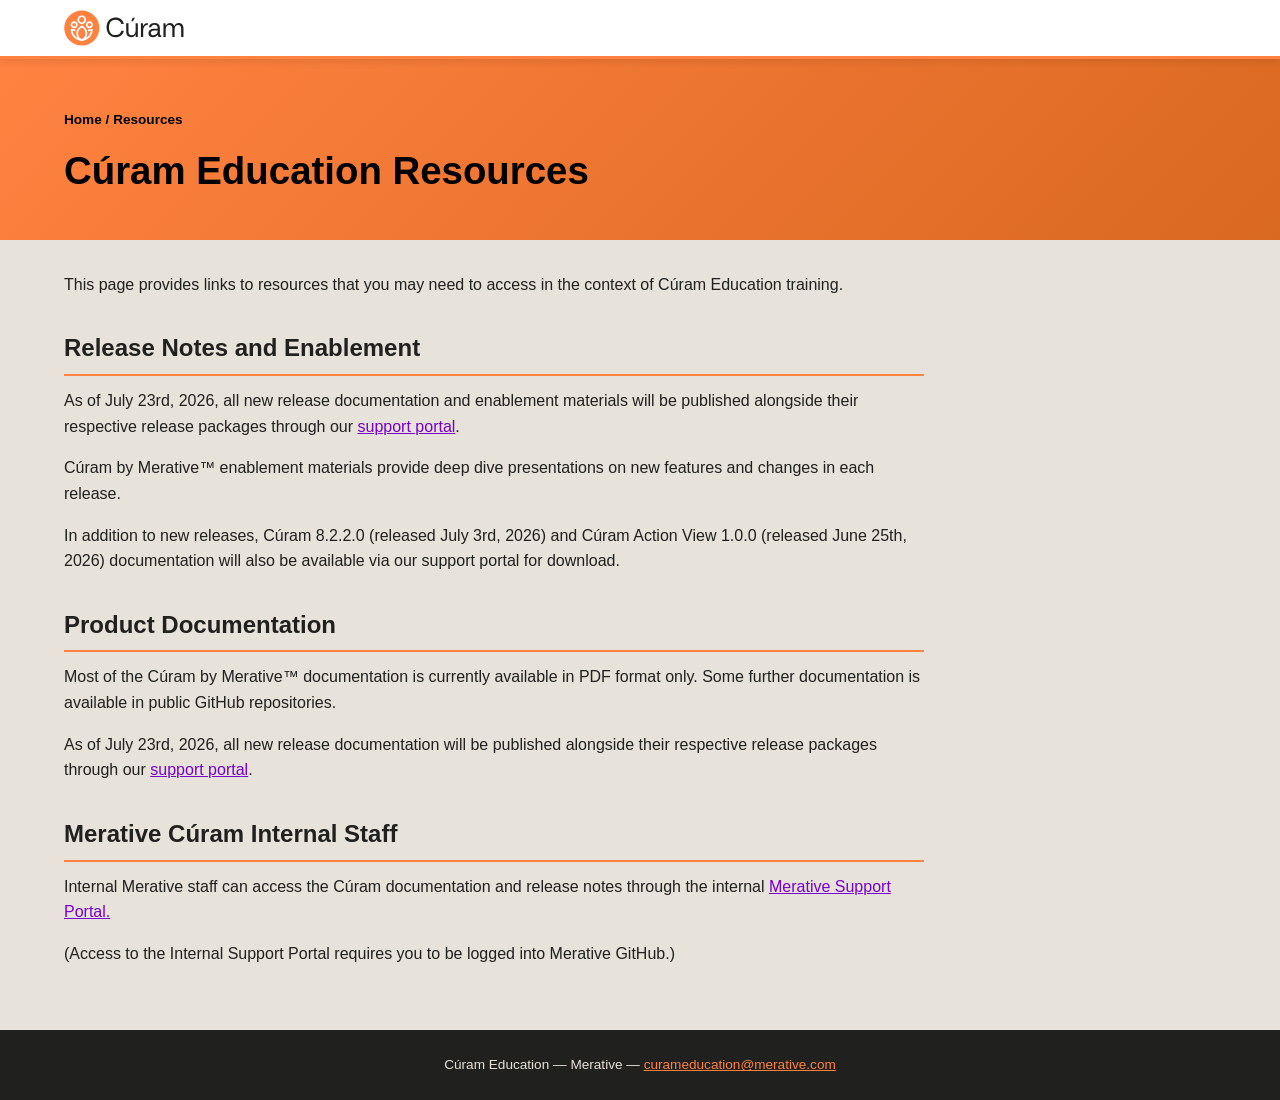
<file: pages/resources.html>
<!DOCTYPE html>
<html lang="en">
<head>
  <meta charset="UTF-8">
  <meta name="viewport" content="width=device-width, initial-scale=1.0">
  <title>Resources – Cúram Education</title>
  <meta name="description" content="Cúram Education Resources.">
  <link rel="icon" type="image/png" href="../assets/curam-icon.png">
  <link rel="stylesheet" href="../css/styles.css">
</head>
<body>

  <header class="site-header">
    <div class="container">
      <a href="../index.html" class="site-logo"><img src="../assets/curam-logo.svg" alt="Cúram Education" class="logo-img"></a>
      <button class="nav-toggle" aria-controls="main-nav" aria-expanded="false">&#9776;</button>
    </div>
  </header>

  <section class="page-hero">
    <div class="container">
      <nav class="breadcrumb" aria-label="Breadcrumb">
        <span><a href="../index.html">Home</a></span>
        <span>Resources</span>
      </nav>
      <h1>Cúram Education Resources</h1>
    </div>
  </section>

  <main>
    <div class="container">
      <article class="prose">

        <p>This page provides links to resources that you may need to access in the context of Cúram Education training.
        </p>

        <h2>Release Notes and Enablement</h2>

        <p>As of July 23rd, 2026, all new release documentation and enablement materials will be published alongside their respective release packages through 
          our <a href="https://merative.my.salesforce.com/?ec=302&startURL=%2Fvisualforce%2Fsession%3Furl%3Dhttps%253A%252F%252Fmerative.lightning.force.com%252Flightning%252Fn%252Fcg__SDrive_Lightning">support portal</a>.
        </p>

        <p>Cúram by Merative™ enablement materials provide deep dive presentations on new features and changes in each release.</p>
        
        <p>In addition to new releases, Cúram 8.2.2.0 (released July 3rd, 2026) and Cúram Action View 1.0.0 (released June 25th, 2026) documentation will also be available via our support portal for download.</p>

        <h2>Product Documentation</h2>

        <p>Most of the Cúram by Merative™ documentation is currently available in PDF format only. Some further documentation is available in public GitHub repositories.
        </p>

        <p>As of July 23rd, 2026, all new release documentation will be published alongside their respective release packages through 
          our <a href="https://merative.my.salesforce.com/?ec=302&startURL=%2Fvisualforce%2Fsession%3Furl%3Dhttps%253A%252F%252Fmerative.lightning.force.com%252Flightning%252Fn%252Fcg__SDrive_Lightning">support portal</a>.
        </p>

        <h2>Merative Cúram Internal Staff</h2>

        <p>Internal Merative staff can access the Cúram documentation and release notes through
           the internal <a href="https://docs.test.mycuram.com/spm/overview">Merative Support Portal.</a></p>

        <p>(Access to the Internal Support Portal requires you to be logged into Merative GitHub.)</p>

      </article>
    </div>
  </main>

  <footer class="site-footer">
    <div class="container">
      <p>Cúram Education &mdash; Merative &mdash;
        <a href="mailto:curameducation@merative.com">curameducation@merative.com</a>
      </p>
    </div>
  </footer>

  <script src="../js/main.js"></script>
</body>
</html>
</file>
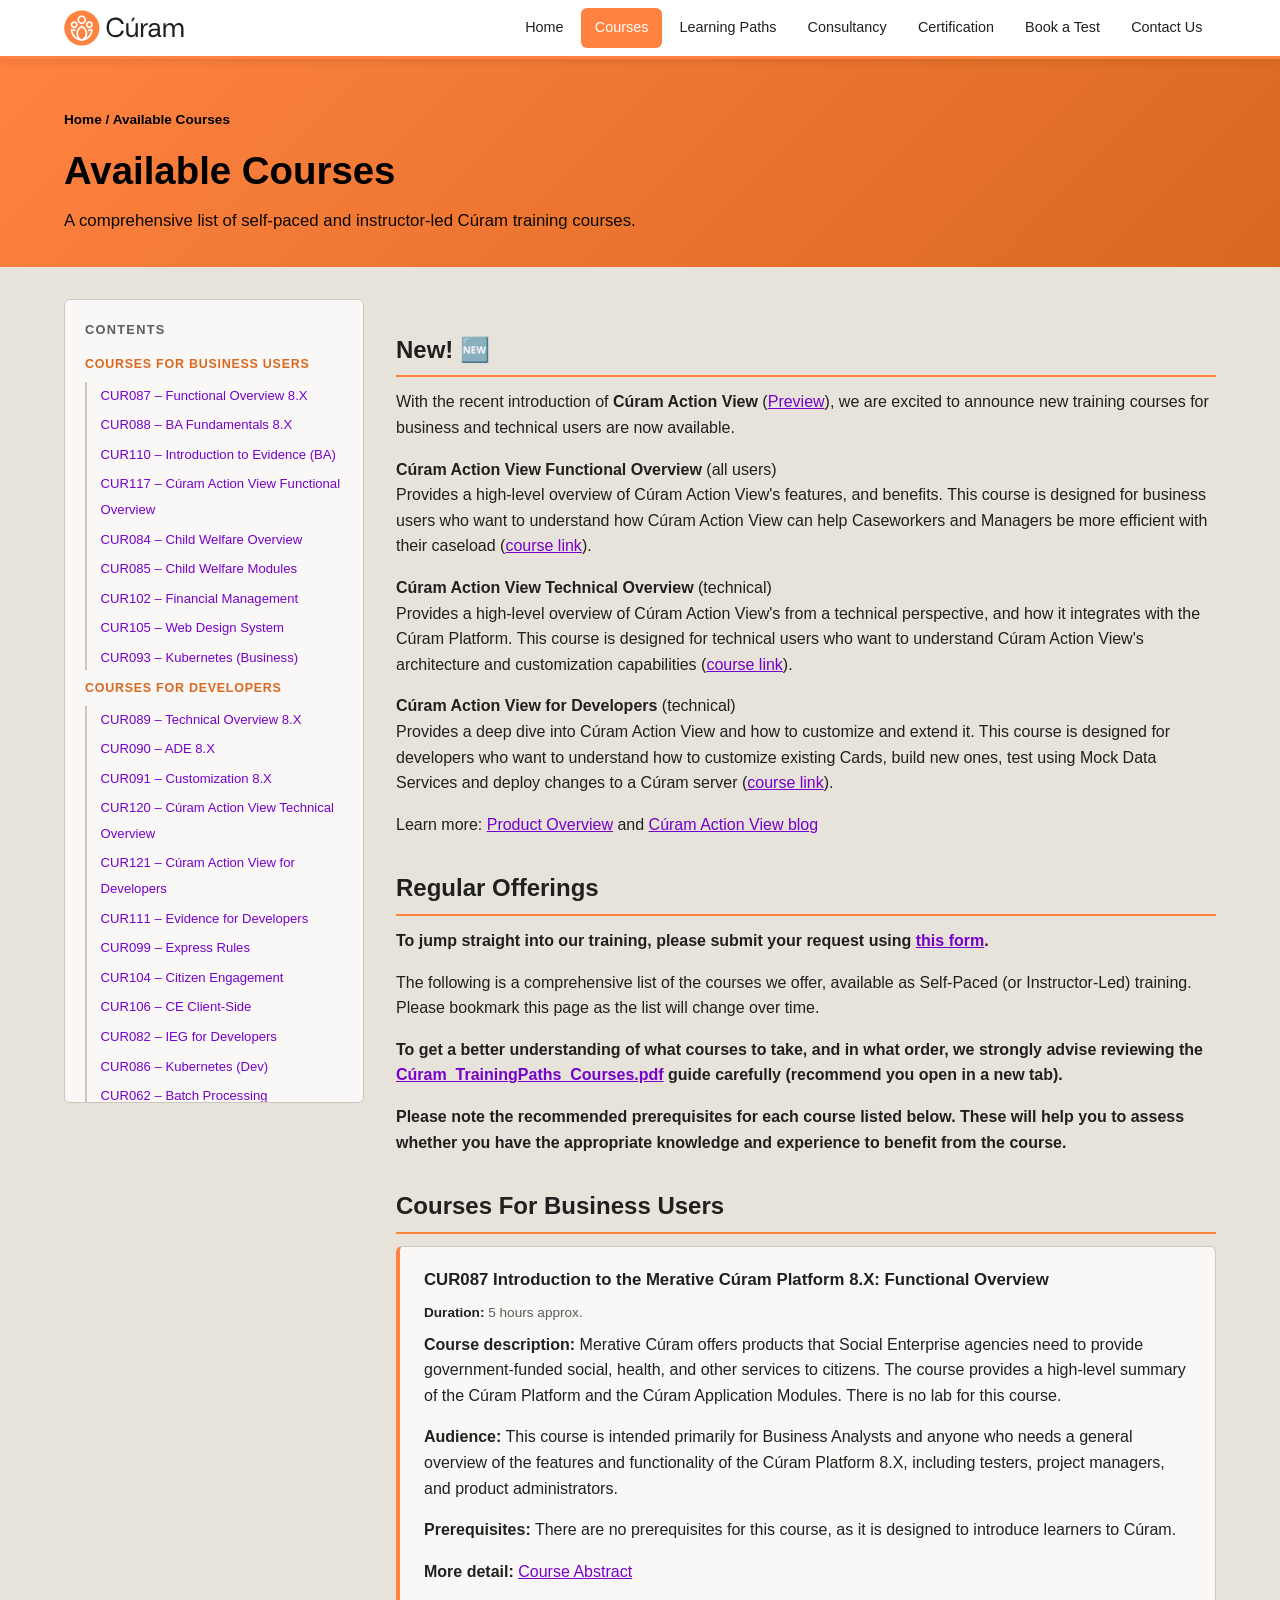
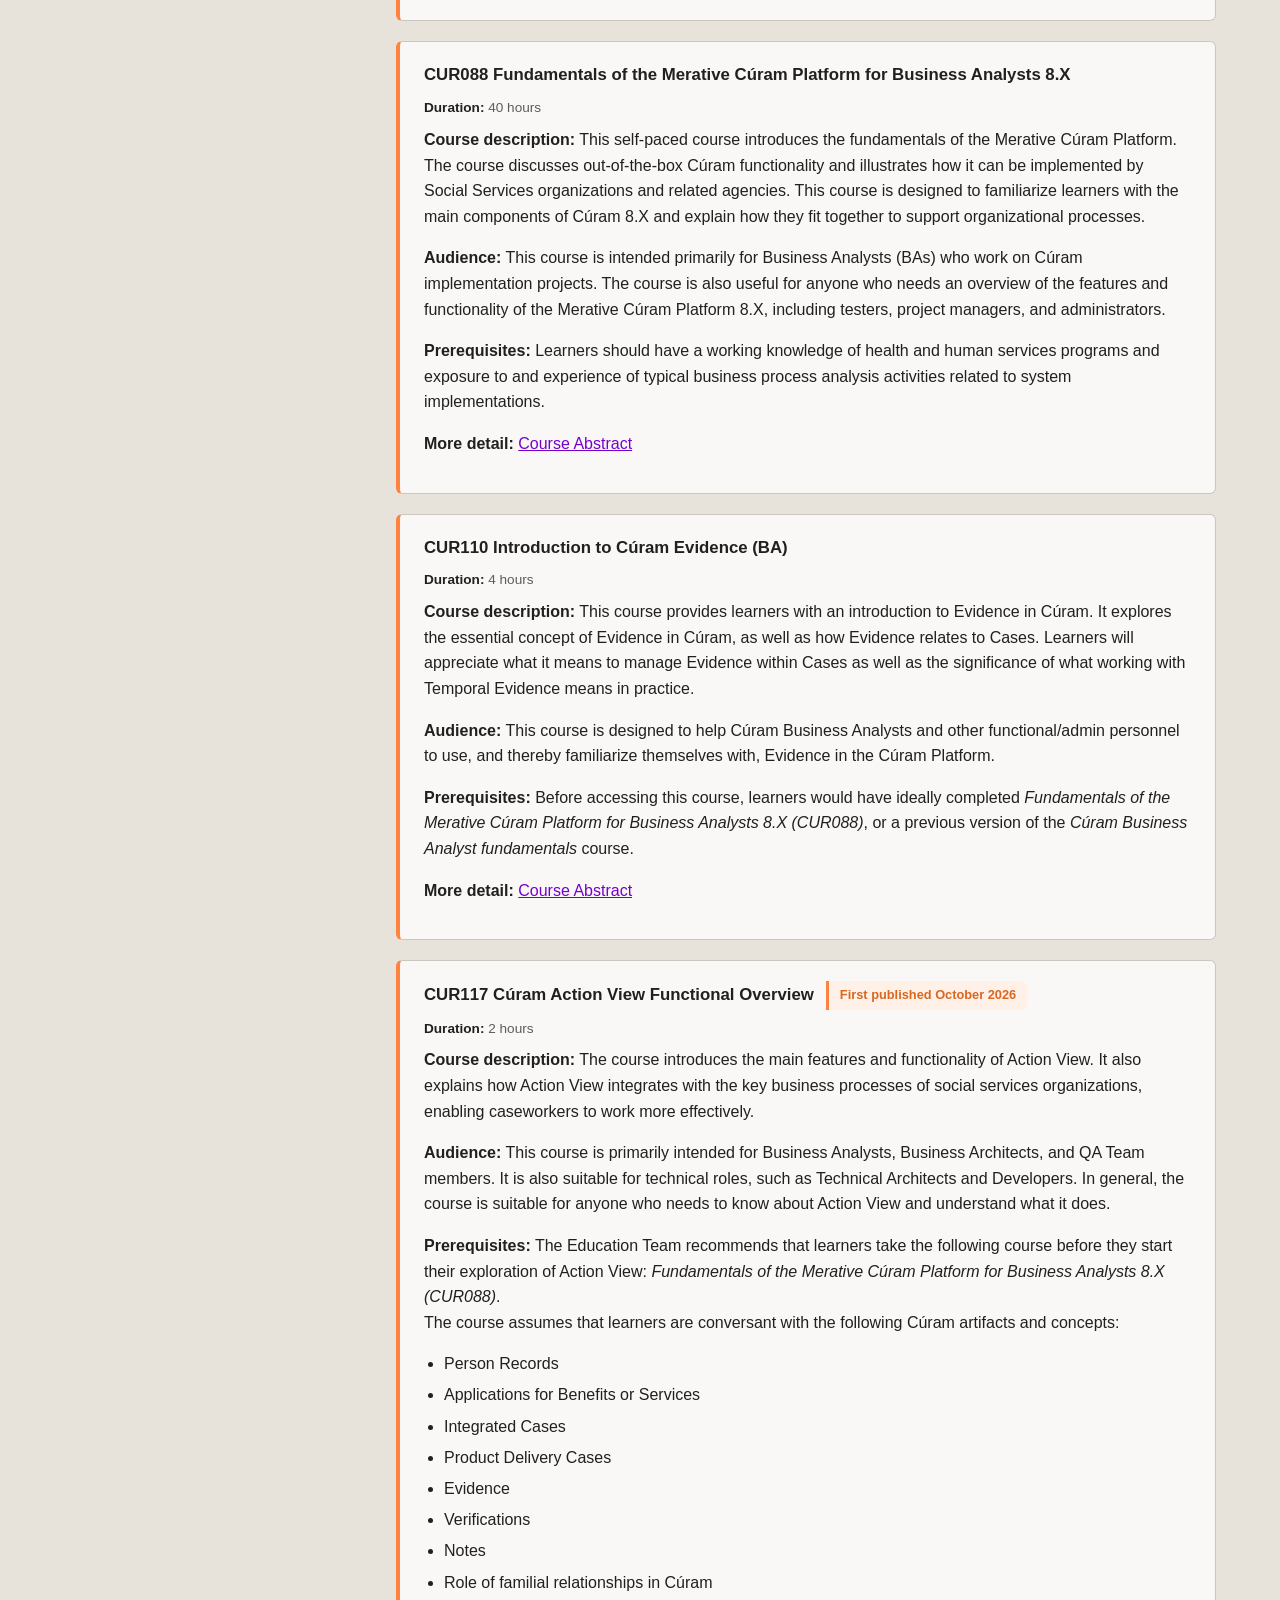
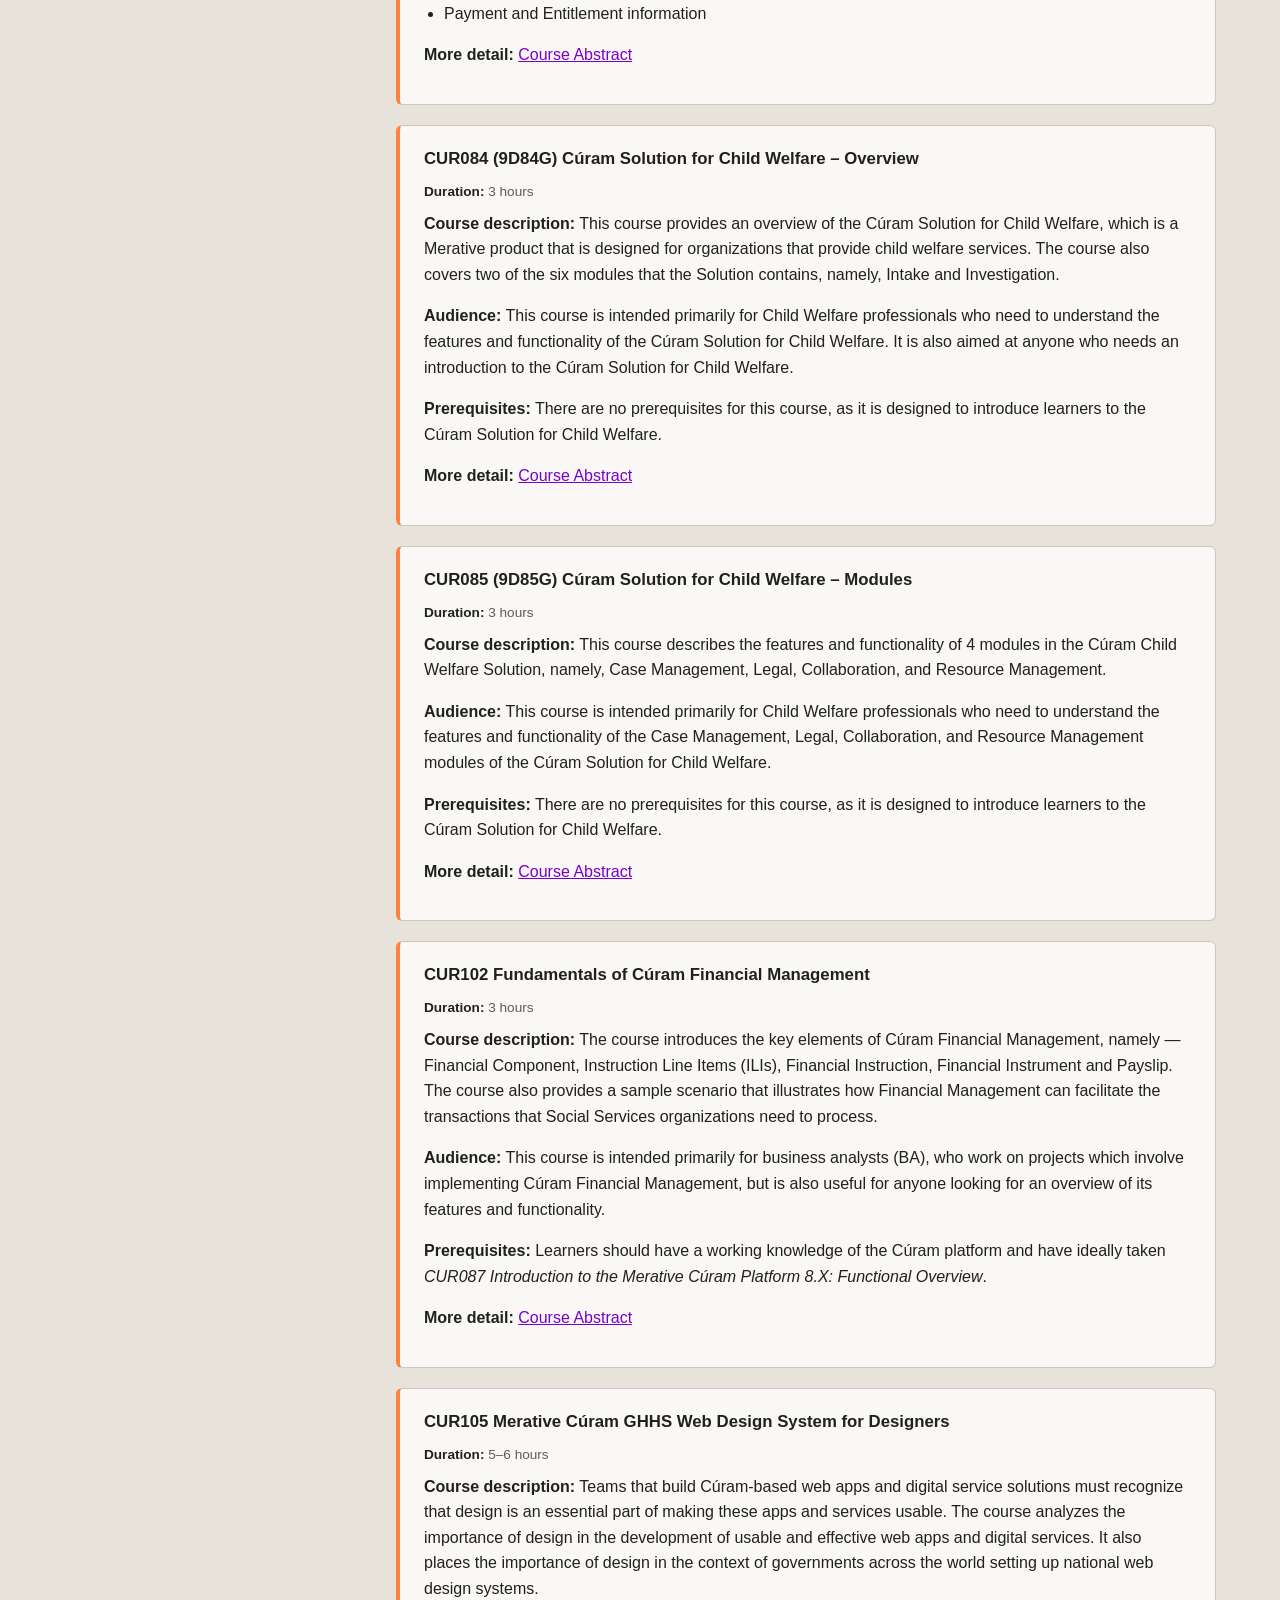
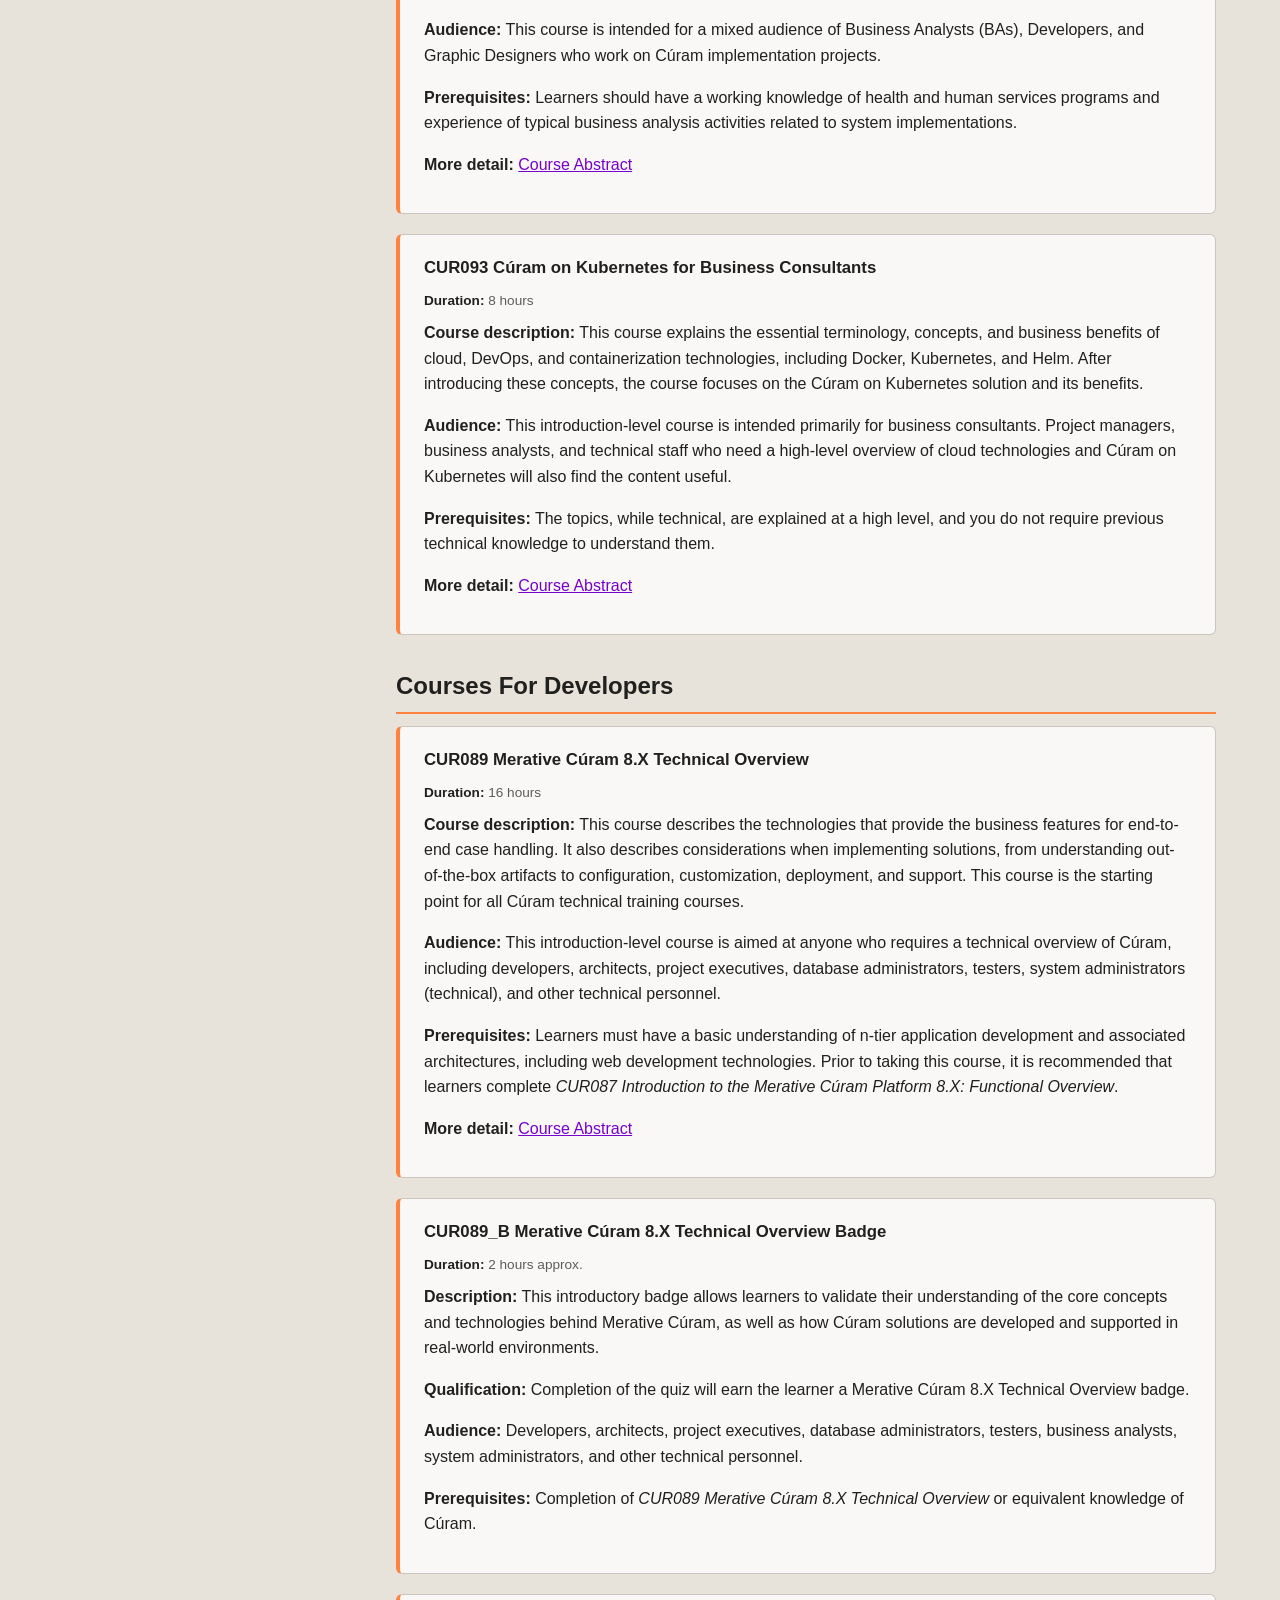
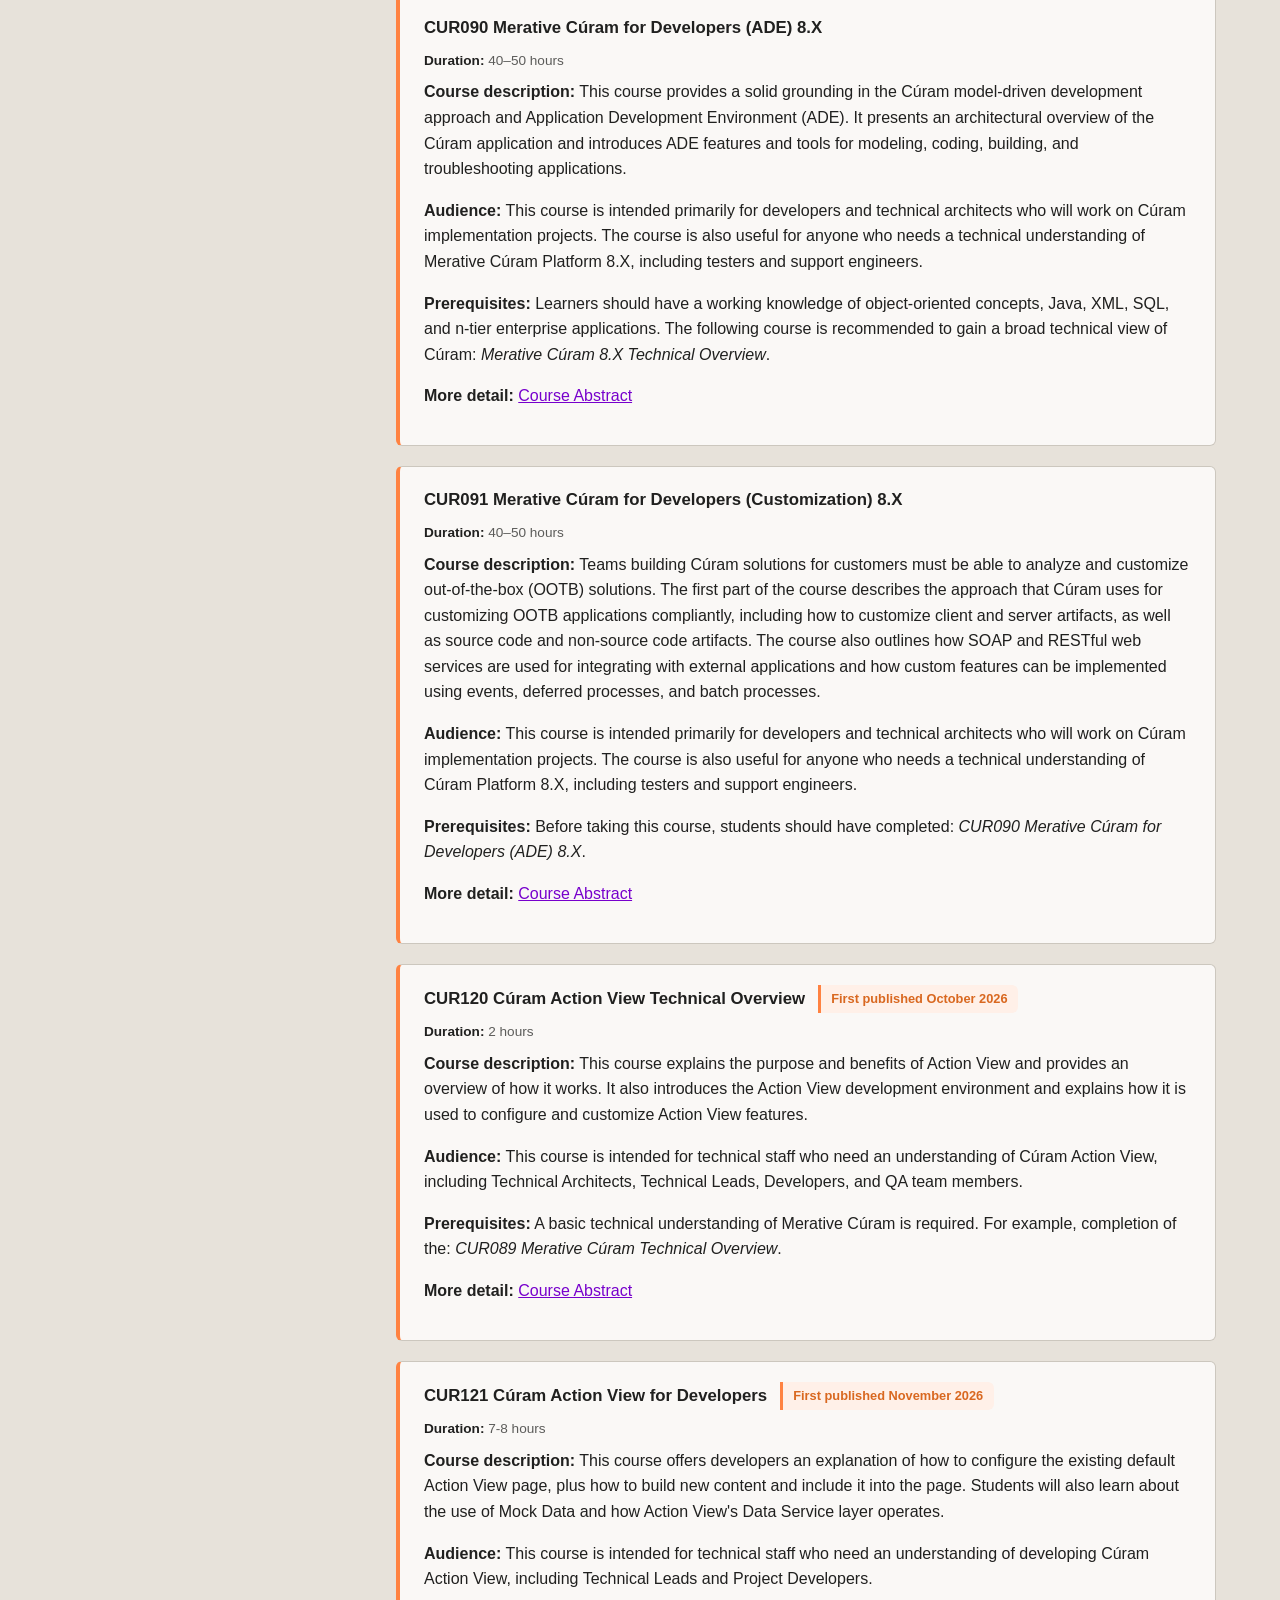
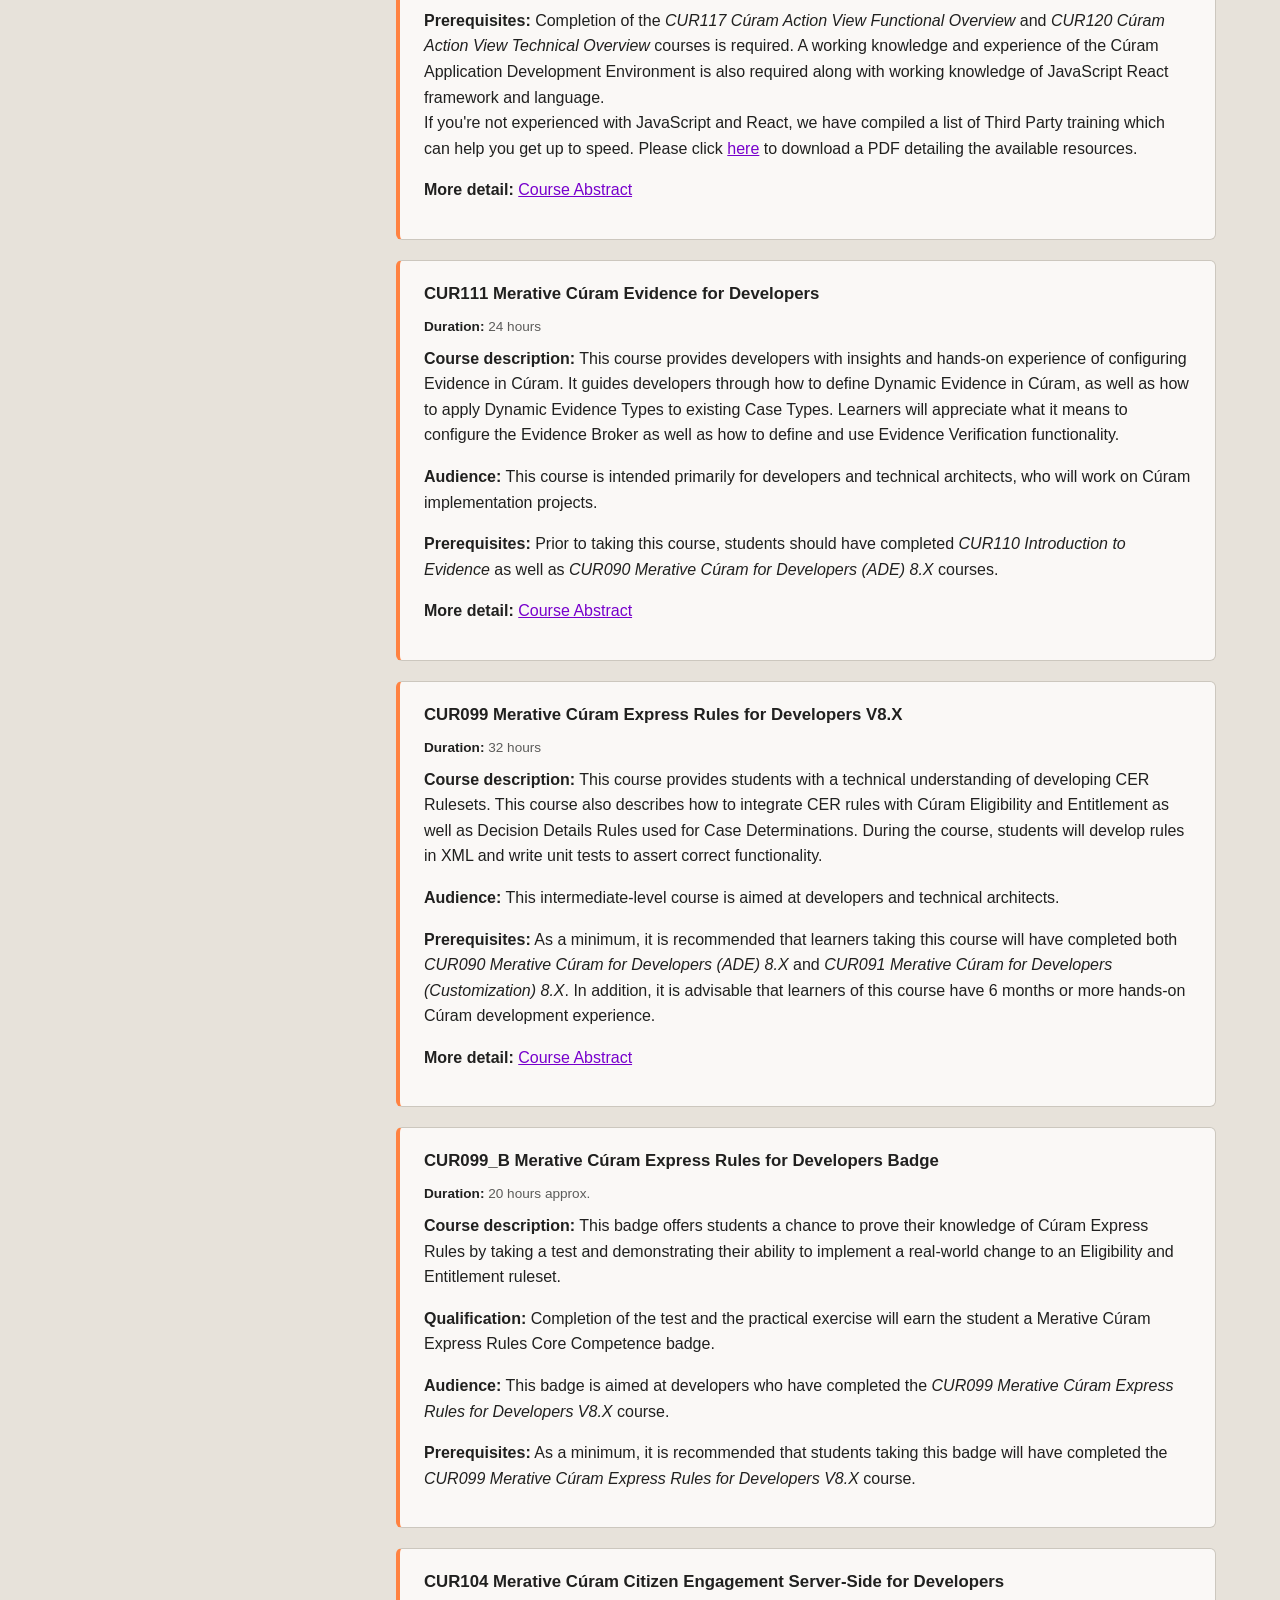
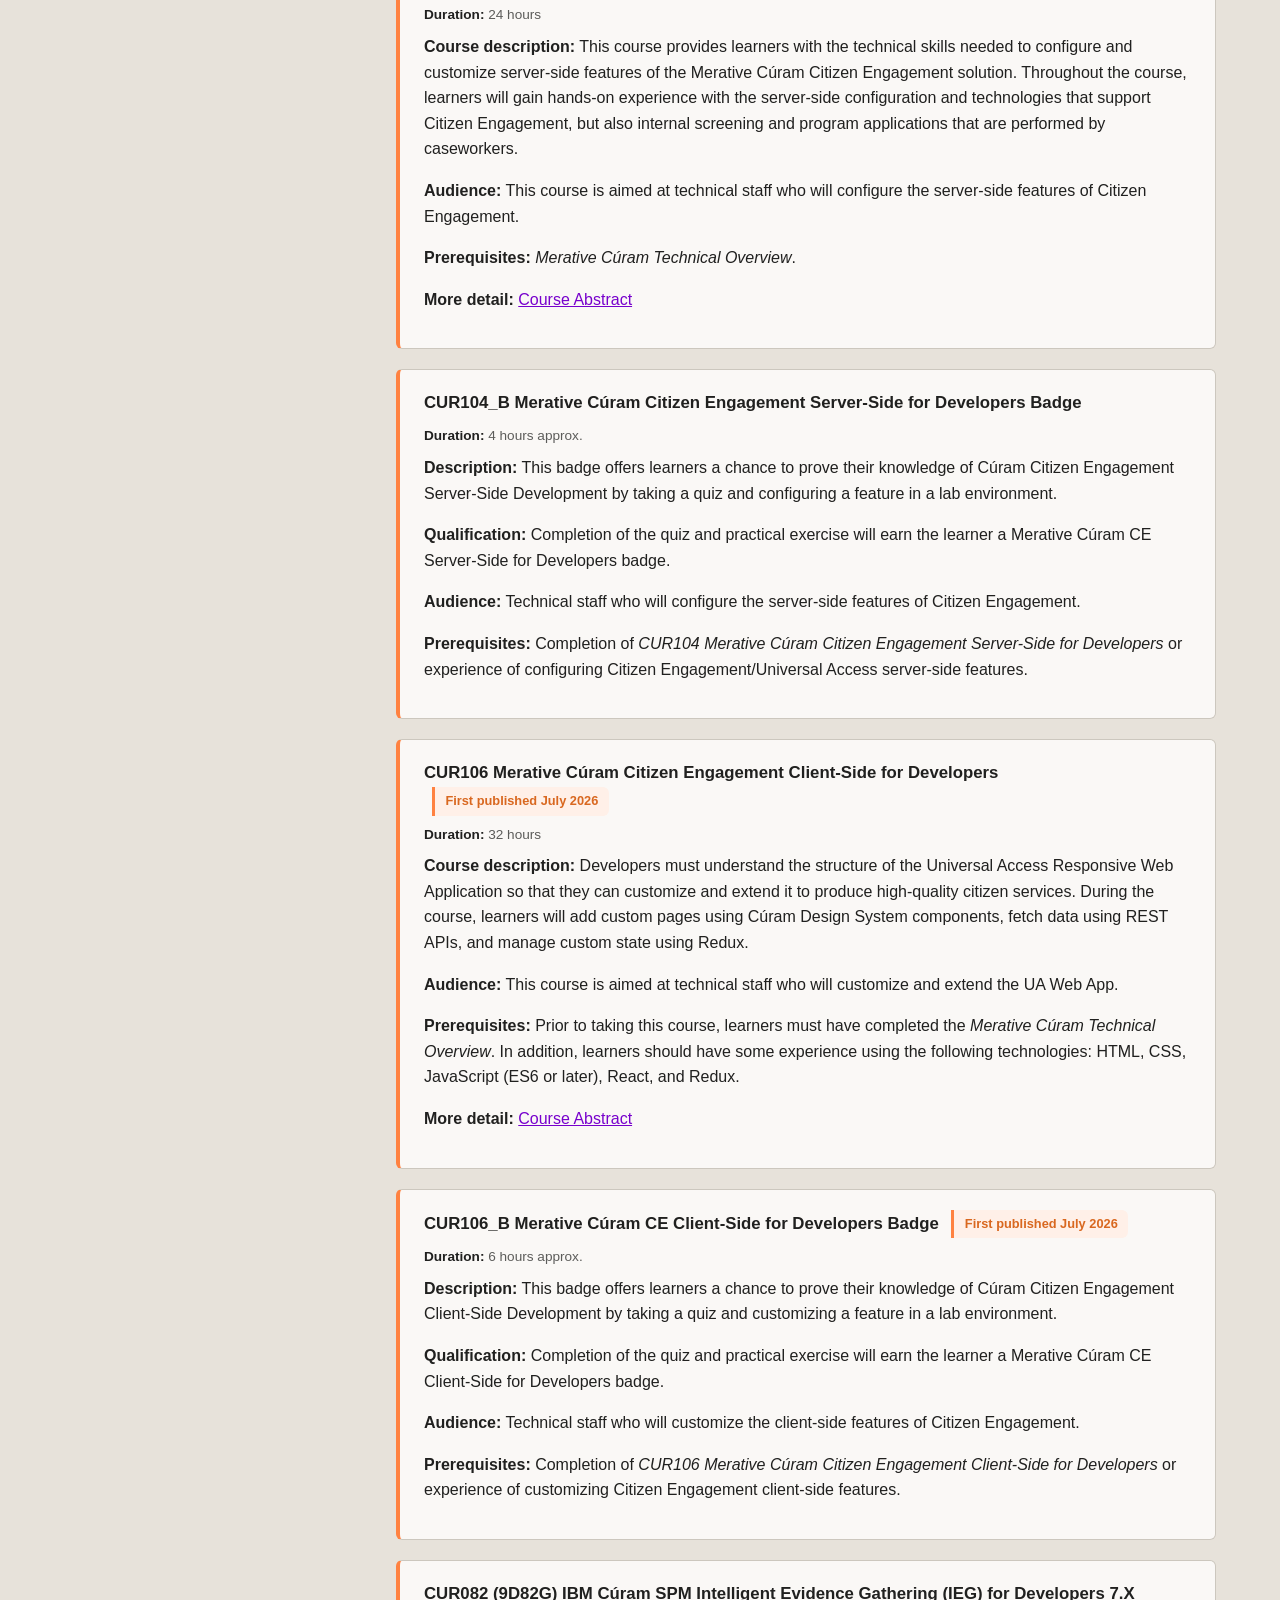
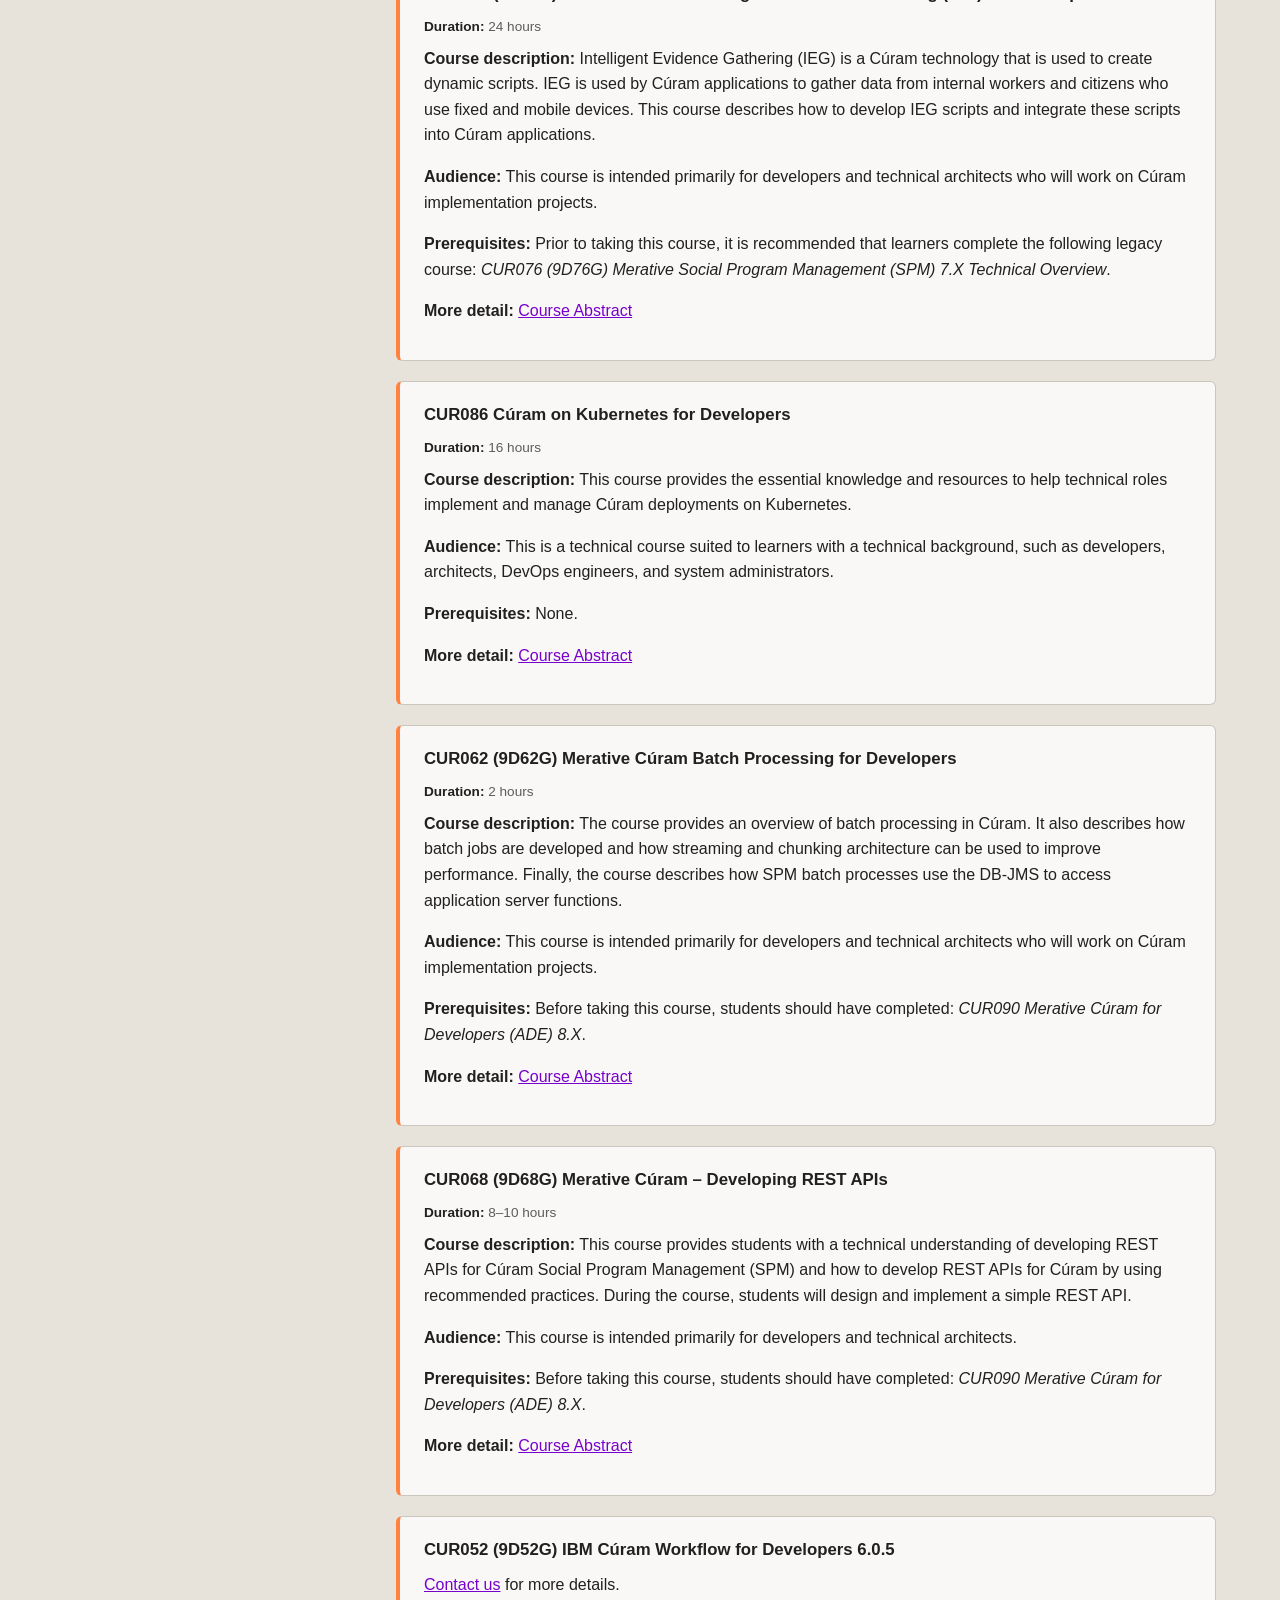
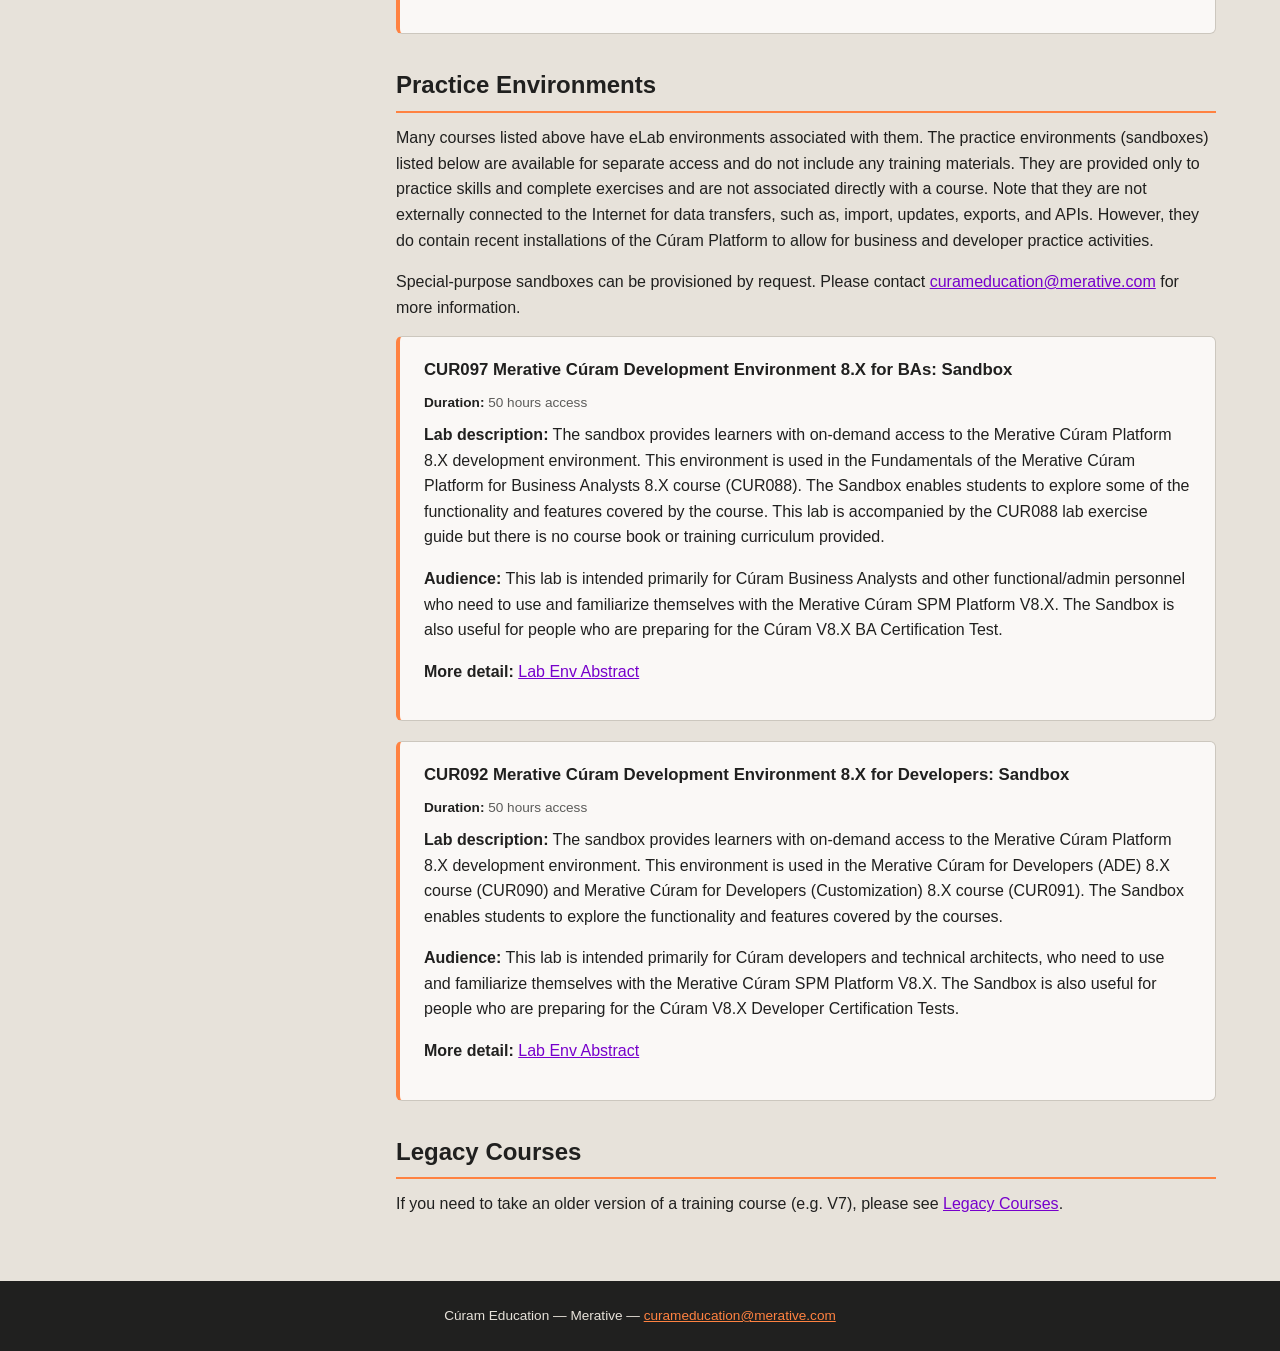
<file: pages/training-courses.html>
<!DOCTYPE html>
<html lang="en">
<head>
  <meta charset="UTF-8">
  <meta name="viewport" content="width=device-width, initial-scale=1.0">
  <title>Available Courses – Cúram Education</title>
  <meta name="description" content="Full list of Cúram training courses for Business Users and Developers.">
  <link rel="icon" type="image/png" href="../assets/curam-icon.png">
  <link rel="stylesheet" href="../css/styles.css">
</head>
<body>

  <header class="site-header">
    <div class="container">
      <a href="../index.html" class="site-logo"><img src="../assets/curam-logo.svg" alt="Cúram Education" class="logo-img"></a>
      <button class="nav-toggle" aria-controls="main-nav" aria-expanded="false">&#9776;</button>
      <nav class="site-nav" id="main-nav" aria-label="Main navigation">
        <ul>
          <li><a href="../index.html">Home</a></li>
          <li><a href="./training-courses.html">Courses</a></li>
          <li><a href="./learning-paths.html">Learning Paths</a></li>
          <li><a href="./consulting.html">Consultancy</a></li>
          <li><a href="./certification.html">Certification</a></li>
          <li><a href="./booking-tests.html">Book a Test</a></li>
          <li><a href="./contactus.html">Contact Us</a></li>
        </ul>
      </nav>
    </div>
  </header>

  <section class="page-hero">
    <div class="container">
      <nav class="breadcrumb" aria-label="Breadcrumb">
        <span><a href="../index.html">Home</a></span>
        <span>Available Courses</span>
      </nav>
      <h1>Available Courses</h1>
      <p>A comprehensive list of self-paced and instructor-led Cúram training courses.</p>
    </div>
  </section>

  <main>
    <div class="container content-grid">

      <!-- Sidebar TOC -->
      <aside class="toc" aria-label="Page contents">
        <h2>Contents</h2>
        <ul>
          <li class="toc-section"><a href="#business-users">Courses for Business Users</a>
            <ul>
              <li><a href="#cur087">CUR087 – Functional Overview 8.X</a></li>
              <li><a href="#cur088">CUR088 – BA Fundamentals 8.X</a></li>
              <li><a href="#cur110">CUR110 – Introduction to Evidence (BA)</a></li>
              <li><a href="#cur117">CUR117 – Cúram Action View Functional Overview</a></li>
              <li><a href="#cur084">CUR084 – Child Welfare Overview</a></li>
              <li><a href="#cur085">CUR085 – Child Welfare Modules</a></li>
              <li><a href="#cur102">CUR102 – Financial Management</a></li>
              <li><a href="#cur105">CUR105 – Web Design System</a></li>
              <li><a href="#cur093">CUR093 – Kubernetes (Business)</a></li>
            </ul>
          </li>
          <li class="toc-section"><a href="#developers">Courses for Developers</a>
            <ul>
              <li><a href="#cur089">CUR089 – Technical Overview 8.X</a></li>
              <li><a href="#cur090">CUR090 – ADE 8.X</a></li>
              <li><a href="#cur091">CUR091 – Customization 8.X</a></li>
              <li><a href="#cur120">CUR120 – Cúram Action View Technical Overview</a></li>
              <li><a href="#cur121">CUR121 – Cúram Action View for Developers</a></li>
              <li><a href="#cur111">CUR111 – Evidence for Developers</a></li>
              <li><a href="#cur099">CUR099 – Express Rules</a></li>
              <li><a href="#cur104">CUR104 – Citizen Engagement</a></li>
              <li><a href="#cur106">CUR106 – CE Client-Side</a></li>
              <li><a href="#cur082">CUR082 – IEG for Developers</a></li>
              <li><a href="#cur086">CUR086 – Kubernetes (Dev)</a></li>
              <li><a href="#cur062">CUR062 – Batch Processing</a></li>
              <li><a href="#cur068">CUR068 – Developing REST APIs</a></li>
              <li><a href="#cur052">CUR052 – Workflow</a></li>
            </ul>
          </li>
          <li class="toc-section"><a href="#badges">Badges</a>
            <ul>
              <li><a href="#cur089b">CUR089_B – Tech Overview 8.X Badge</a></li>
              <li><a href="#cur099b">CUR099_B – Express Rules Badge</a></li>
              <li><a href="#cur104b">CUR104_B – Citizen Engagement Badge</a></li>
              <li><a href="#cur106b">CUR106_B – CE Client-Side Badge</a></li>
            </ul>
          </li>
          <li class="toc-section"><a href="#practice-envs">Practice Environments</a>
            <ul>
              <li><a href="#cur097">CUR097 – BA Sandbox</a></li>
              <li><a href="#cur092">CUR092 – Developer Sandbox</a></li>
            </ul>
          </li>
          <li class="toc-section"><a href="#legacy">Legacy Courses</a></li>
        </ul>
      </aside>

      <!-- Main content -->
      <article class="prose">

        <!-- ================================================== -->
        <h2 id="new">New! 🆕 </h2>
        <!-- ================================================== -->
        <p>With the recent introduction of <strong>Cúram Action View</strong> 
          (<a href="./actionview-preview.html">Preview</a>), we are excited to announce 
          new training courses for business and technical users are now available.
        </p>

        <p>
          <strong>Cúram Action View Functional Overview</strong> (all users)<br/>
          Provides a high-level overview of Cúram Action View's features, and benefits. This 
          course is designed for business users who want to understand how Cúram Action View 
          can help Caseworkers and Managers be more efficient with their caseload
          (<a href="#cur117">course link</a>).
        </p>

        <p>
          <strong>Cúram Action View Technical Overview</strong> (technical)<br/>
          Provides a high-level overview of Cúram Action View's from a technical perspective, 
          and how it integrates with the Cúram Platform. This course is designed for technical 
          users who want to understand Cúram Action View's architecture and customization capabilities
          (<a href="#cur120">course link</a>).
        </p>
        
        <p>
          <strong>Cúram Action View for Developers</strong> (technical)<br/>
          Provides a deep dive into Cúram Action View and how to customize and extend it. This course 
          is designed for developers who want to understand how to customize existing Cards, build 
          new ones, test using Mock Data Services and deploy changes to a Cúram server (<a href="#cur121">course link</a>).
        </p>
        
        Learn more: <a href="https://www.curaminnovations.com/documents/curam-action-view-overview" target="_blank" rel="noopener noreferrer">Product Overview</a> and
        <a href="https://www.merative.com/blog/c%C3%BAram-action-view-is-now-generally-available" target="_blank" rel="noopener noreferrer">Cúram Action View blog</a>

        <!-- ================================================== -->
        <h2 id="regular">Regular Offerings</h2>
        <!-- ================================================== -->

        <p>
          <strong>To jump straight into our training, please submit your request using
            <a href="https://bit.ly/curamcourserequest" target="_blank" rel="noopener noreferrer">this form</a>.
          </strong>
        </p>

        <p>The following is a comprehensive list of the courses we offer, available as Self-Paced (or
          Instructor-Led) training. Please bookmark this page as the list will change over time.</p>

        <p><strong>To get a better understanding of what courses to take, and in what order, we strongly advise
          reviewing the
          <a href="../pdf/education/C%C3%BAram_TrainingPaths_Courses.pdf">Cúram_TrainingPaths_Courses.pdf</a>
          guide carefully (recommend you open in a new tab).</strong></p>

        <p><strong>Please note the recommended prerequisites for each course listed below. These will help you to
          assess whether you have the appropriate knowledge and experience to benefit from the course.</strong></p>

        <!-- ================================================== -->
        <h2 id="business-users">Courses For Business Users</h2>
        <!-- ================================================== -->

        <div class="course" id="cur087">
          <h3>CUR087 Introduction to the Merative Cúram Platform 8.X: Functional Overview</h3>
          <div class="course-meta">
            <span><strong>Duration:</strong> 5 hours approx.</span>
          </div>
          <p><strong>Course description:</strong> Merative Cúram offers products that Social Enterprise agencies
            need to provide government-funded social, health, and other services to citizens. The course provides a
            high-level summary of the Cúram Platform and the Cúram Application Modules. There is no lab for this
            course.</p>
          <p><strong>Audience:</strong> This course is intended primarily for Business Analysts and anyone who
            needs a general overview of the features and functionality of the Cúram Platform 8.X, including
            testers, project managers, and product administrators.</p>
          <p><strong>Prerequisites:</strong> There are no prerequisites for this course, as it is designed to
            introduce learners to Cúram.</p>
          <p><strong>More detail:</strong>
            <a href="../pdf/education/CUR087_Abstract.pdf">Course Abstract</a>
          </p>
        </div>

        <div class="course" id="cur088">
          <h3>CUR088 Fundamentals of the Merative Cúram Platform for Business Analysts 8.X</h3>
          <div class="course-meta">
            <span><strong>Duration:</strong> 40 hours</span>
          </div>
          <p><strong>Course description:</strong> This self-paced course introduces the fundamentals of the
            Merative Cúram Platform. The course discusses out-of-the-box Cúram functionality and illustrates how
            it can be implemented by Social Services organizations and related agencies. This course is designed to
            familiarize learners with the main components of Cúram 8.X and explain how they fit together to
            support organizational processes.</p>
          <p><strong>Audience:</strong> This course is intended primarily for Business Analysts (BAs) who work on
            Cúram implementation projects. The course is also useful for anyone who needs an overview of the
            features and functionality of the Merative Cúram Platform 8.X, including testers, project managers,
            and administrators.</p>
          <p><strong>Prerequisites:</strong> Learners should have a working knowledge of health and human services
            programs and exposure to and experience of typical business process analysis activities related to
            system implementations.</p>
          <p><strong>More detail:</strong>
            <a href="../pdf/education/9D88G_Abstract.pdf">Course Abstract</a>
          </p>
        </div>

        <div class="course" id="cur110">
          <h3>CUR110 Introduction to Cúram Evidence (BA)</h3>
          <div class="course-meta">
            <span><strong>Duration:</strong> 4 hours</span>
          </div>
          <p><strong>Course description:</strong> This course provides learners with an introduction to Evidence in
            Cúram. It explores the essential concept of Evidence in Cúram, as well as how Evidence relates to
            Cases. Learners will appreciate what it means to manage Evidence within Cases as well as the
            significance of what working with Temporal Evidence means in practice.</p>
          <p><strong>Audience:</strong> This course is designed to help Cúram Business Analysts and other
            functional/admin personnel to use, and thereby familiarize themselves with, Evidence in the Cúram
            Platform.</p>
          <p><strong>Prerequisites:</strong> Before accessing this course, learners would have ideally completed
            <em>Fundamentals of the Merative Cúram Platform for Business Analysts 8.X (CUR088)</em>, or a previous version
            of the <em>Cúram Business Analyst fundamentals</em> course.</p>
          <p><strong>More detail:</strong>
            <a href="../pdf/education/CUR110_Abstract.pdf">Course Abstract</a>
          </p>
        </div>

        <div class="course" id="cur117">
          <h3>CUR117 Cúram Action View Functional Overview
            <span class="notification">First published October 2026</span>
          </h3>
          <div class="course-meta">
            <span><strong>Duration:</strong> 2 hours</span>
          </div>
          <p><strong>Course description:</strong> The course introduces the main features and functionality of Action View. It also explains how Action View integrates
            with the key business processes of social services organizations, enabling caseworkers to work more effectively.</p>
          <p><strong>Audience:</strong> This course is primarily intended for Business Analysts, Business Architects, and QA Team
          members. It is also suitable for technical roles, such as Technical Architects and Developers.
          In general, the course is suitable for anyone who needs to know about Action View and
          understand what it does.</p>
          <p><strong>Prerequisites:</strong> The Education Team recommends that learners take the following course before they start their exploration of Action View:
            <em>Fundamentals of the Merative Cúram Platform for Business Analysts 8.X (CUR088)</em>.
          <br/>The course assumes that learners are conversant with the following Cúram artifacts and concepts:
          <ul>
            <li>Person Records</li>
            <li>Applications for Benefits or Services</li>
            <li>Integrated Cases</li>
            <li>Product Delivery Cases</li>
            <li>Evidence</li>
            <li>Verifications</li>
            <li>Notes</li>
            <li>Role of familial relationships in Cúram</li>
            <li>Payment and Entitlement information</li>
          </ul>
          </p>
          <p><strong>More detail:</strong>
            <a href="../pdf/education/CUR117_Abstract.pdf">Course Abstract</a>
          </p>
        </div>

        <div class="course" id="cur084">
          <h3>CUR084 (9D84G) Cúram Solution for Child Welfare – Overview</h3>
          <div class="course-meta">
            <span><strong>Duration:</strong> 3 hours</span>
          </div>
          <p><strong>Course description:</strong> This course provides an overview of the Cúram Solution for Child
            Welfare, which is a Merative product that is designed for organizations that provide child welfare
            services. The course also covers two of the six modules that the Solution contains, namely, Intake and
            Investigation.</p>
          <p><strong>Audience:</strong> This course is intended primarily for Child Welfare professionals who need
            to understand the features and functionality of the Cúram Solution for Child Welfare. It is also aimed
            at anyone who needs an introduction to the Cúram Solution for Child Welfare.</p>
          <p><strong>Prerequisites:</strong> There are no prerequisites for this course, as it is designed to
            introduce learners to the Cúram Solution for Child Welfare.</p>
          <p><strong>More detail:</strong>
            <a href="../pdf/education/CUR084_Abstract.pdf">Course Abstract</a>
          </p>
        </div>

        <div class="course" id="cur085">
          <h3>CUR085 (9D85G) Cúram Solution for Child Welfare – Modules</h3>
          <div class="course-meta">
            <span><strong>Duration:</strong> 3 hours</span>
          </div>
          <p><strong>Course description:</strong> This course describes the features and functionality of 4 modules
            in the Cúram Child Welfare Solution, namely, Case Management, Legal, Collaboration, and Resource
            Management.</p>
          <p><strong>Audience:</strong> This course is intended primarily for Child Welfare professionals who need
            to understand the features and functionality of the Case Management, Legal, Collaboration, and Resource
            Management modules of the Cúram Solution for Child Welfare.</p>
          <p><strong>Prerequisites:</strong> There are no prerequisites for this course, as it is designed to
            introduce learners to the Cúram Solution for Child Welfare.</p>
          <p><strong>More detail:</strong>
            <a href="../pdf/education/CUR085_Abstract.pdf">Course Abstract</a>
          </p>
        </div>

        <div class="course" id="cur102">
          <h3>CUR102 Fundamentals of Cúram Financial Management</h3>
          <div class="course-meta">
            <span><strong>Duration:</strong> 3 hours</span>
          </div>
          <p><strong>Course description:</strong> The course introduces the key elements of Cúram Financial
            Management, namely — Financial Component, Instruction Line Items (ILIs), Financial Instruction,
            Financial Instrument and Payslip. The course also provides a sample scenario that illustrates how
            Financial Management can facilitate the transactions that Social Services organizations need to
            process.</p>
          <p><strong>Audience:</strong> This course is intended primarily for business analysts (BA), who work on
            projects which involve implementing Cúram Financial Management, but is also useful for anyone looking
            for an overview of its features and functionality.</p>
          <p><strong>Prerequisites:</strong> Learners should have a working knowledge of the Cúram platform and
            have ideally taken <em>CUR087 Introduction to the Merative Cúram Platform 8.X: Functional Overview</em>.</p>
          <p><strong>More detail:</strong>
            <a href="../pdf/education/CUR102_Abstract.pdf">Course Abstract</a>
          </p>
        </div>

        <div class="course" id="cur105">
          <h3>CUR105 Merative Cúram GHHS Web Design System for Designers</h3>
          <div class="course-meta">
            <span><strong>Duration:</strong> 5–6 hours</span>
          </div>
          <p><strong>Course description:</strong> Teams that build Cúram-based web apps and digital service
            solutions must recognize that design is an essential part of making these apps and services usable.
            The course analyzes the importance of design in the development of usable and effective web apps and
            digital services. It also places the importance of design in the context of governments across the
            world setting up national web design systems.</p>
          <p><strong>Audience:</strong> This course is intended for a mixed audience of Business Analysts (BAs),
            Developers, and Graphic Designers who work on Cúram implementation projects.</p>
          <p><strong>Prerequisites:</strong> Learners should have a working knowledge of health and human services
            programs and experience of typical business analysis activities related to system implementations.</p>
          <p><strong>More detail:</strong>
            <a href="../pdf/education/CUR105_Abstract.pdf">Course Abstract</a>
          </p>
        </div>

        <div class="course" id="cur093">
          <h3>CUR093 Cúram on Kubernetes for Business Consultants</h3>
          <div class="course-meta">
            <span><strong>Duration:</strong> 8 hours</span>
          </div>
          <p><strong>Course description:</strong> This course explains the essential terminology, concepts, and
            business benefits of cloud, DevOps, and containerization technologies, including Docker, Kubernetes,
            and Helm. After introducing these concepts, the course focuses on the Cúram on Kubernetes solution and
            its benefits.</p>
          <p><strong>Audience:</strong> This introduction-level course is intended primarily for business
            consultants. Project managers, business analysts, and technical staff who need a high-level overview of
            cloud technologies and Cúram on Kubernetes will also find the content useful.</p>
          <p><strong>Prerequisites:</strong> The topics, while technical, are explained at a high level, and you
            do not require previous technical knowledge to understand them.</p>
          <p><strong>More detail:</strong>
            <a href="../pdf/education/CUR093_Abstract.pdf">Course Abstract</a>
          </p>
        </div>

        <!-- ================================================== -->
        <h2 id="developers">Courses For Developers</h2>
        <!-- ================================================== -->

        <div class="course" id="cur089">
          <h3>CUR089 Merative Cúram 8.X Technical Overview</h3>
          <div class="course-meta">
            <span><strong>Duration:</strong> 16 hours</span>
          </div>
          <p><strong>Course description:</strong> This course describes the technologies that provide the business
            features for end-to-end case handling. It also describes considerations when implementing solutions,
            from understanding out-of-the-box artifacts to configuration, customization, deployment, and support.
            This course is the starting point for all Cúram technical training courses.</p>
          <p><strong>Audience:</strong> This introduction-level course is aimed at anyone who requires a technical
            overview of Cúram, including developers, architects, project executives, database administrators,
            testers, system administrators (technical), and other technical personnel.</p>
          <p><strong>Prerequisites:</strong> Learners must have a basic understanding of n-tier application
            development and associated architectures, including web development technologies. Prior to taking this
            course, it is recommended that learners complete
            <em>CUR087 Introduction to the Merative Cúram Platform 8.X: Functional Overview</em>.</p>
          <p><strong>More detail:</strong>
            <a href="../pdf/education/CUR089_Abstract.pdf">Course Abstract</a>
          </p>
        </div>

        <div class="course" id="cur089b">
          <h3>CUR089_B Merative Cúram 8.X Technical Overview Badge</h3>
          <div class="course-meta">
            <span><strong>Duration:</strong> 2 hours approx.</span>
          </div>
          <p><strong>Description:</strong> This introductory badge allows learners to validate their understanding
            of the core concepts and technologies behind Merative Cúram, as well as how Cúram solutions are
            developed and supported in real-world environments.</p>
          <p><strong>Qualification:</strong> Completion of the quiz will earn the learner a Merative Cúram 8.X
            Technical Overview badge.</p>
          <p><strong>Audience:</strong> Developers, architects, project executives, database administrators,
            testers, business analysts, system administrators, and other technical personnel.</p>
          <p><strong>Prerequisites:</strong> Completion of <em>CUR089 Merative Cúram 8.X Technical Overview</em> or
            equivalent knowledge of Cúram.</p>
        </div>

        <div class="course" id="cur090">
          <h3>CUR090 Merative Cúram for Developers (ADE) 8.X</h3>
          <div class="course-meta">
            <span><strong>Duration:</strong> 40–50 hours</span>
          </div>
          <p><strong>Course description:</strong> This course provides a solid grounding in the Cúram
            model-driven development approach and Application Development Environment (ADE). It presents an
            architectural overview of the Cúram application and introduces ADE features and tools for modeling,
            coding, building, and troubleshooting applications.</p>
          <p><strong>Audience:</strong> This course is intended primarily for developers and technical architects
            who will work on Cúram implementation projects. The course is also useful for anyone who needs a
            technical understanding of Merative Cúram Platform 8.X, including testers and support engineers.</p>
          <p><strong>Prerequisites:</strong> Learners should have a working knowledge of object-oriented concepts,
            Java, XML, SQL, and n-tier enterprise applications. The following course is recommended to gain a broad
            technical view of Cúram: <em>Merative Cúram 8.X Technical Overview</em>.</p>
          <p><strong>More detail:</strong>
            <a href="../pdf/education/CUR090_Abstract.pdf">Course Abstract</a>
          </p>
        </div>

        <div class="course" id="cur091">
          <h3>CUR091 Merative Cúram for Developers (Customization) 8.X</h3>
          <div class="course-meta">
            <span><strong>Duration:</strong> 40–50 hours</span>
          </div>
          <p><strong>Course description:</strong> Teams building Cúram solutions for customers must be able to
            analyze and customize out-of-the-box (OOTB) solutions. The first part of the course describes the
            approach that Cúram uses for customizing OOTB applications compliantly, including how to customize
            client and server artifacts, as well as source code and non-source code artifacts. The course also
            outlines how SOAP and RESTful web services are used for integrating with external applications and how
            custom features can be implemented using events, deferred processes, and batch processes.</p>
          <p><strong>Audience:</strong> This course is intended primarily for developers and technical architects
            who will work on Cúram implementation projects. The course is also useful for anyone who needs a
            technical understanding of Cúram Platform 8.X, including testers and support engineers.</p>
          <p><strong>Prerequisites:</strong> Before taking this course, students should have completed:
            <em>CUR090 Merative Cúram for Developers (ADE) 8.X</em>.</p>
          <p><strong>More detail:</strong>
            <a href="../pdf/education/CUR091_Abstract.pdf">Course Abstract</a>
          </p>
        </div>

        <div class="course" id="cur120">
          <h3>CUR120 Cúram Action View Technical Overview
            <span class="notification">First published October 2026</span>
          </h3>
          <div class="course-meta">
            <span><strong>Duration:</strong> 2 hours</span>
          </div>
          <p><strong>Course description:</strong> This course explains the purpose and benefits of Action View 
            and provides an overview of how it works. It also introduces the Action View development environment 
            and explains how it is used to configure and customize Action View features.</p>
          <p><strong>Audience:</strong> This course is intended for technical staff who need an understanding of Cúram Action View, 
          including Technical Architects, Technical Leads, Developers, and QA team members.</p>
          <p><strong>Prerequisites:</strong> A basic technical understanding of Merative Cúram is required. For example, completion of the:
            <em>CUR089 Merative Cúram Technical Overview</em>.</p>
          <p><strong>More detail:</strong>
            <a href="../pdf/education/CUR120_Abstract.pdf">Course Abstract</a>
          </p>
        </div>

        <div class="course" id="cur121">
          <h3>CUR121 Cúram Action View for Developers
            <span class="notification">First published November 2026</span>
          </h3>
          <div class="course-meta">
            <span><strong>Duration:</strong> 7-8 hours</span>
          </div>
          <p><strong>Course description:</strong> This course offers developers an explanation of how to configure the
          existing default Action View page, plus how to build new content and include it into the page.
        Students will also learn about the use of Mock Data and how Action View's Data Service layer operates.</p>
          <p><strong>Audience:</strong> This course is intended for technical staff who need an understanding of 
            developing Cúram Action View, including Technical Leads and Project Developers.</p>
          <p><strong>Prerequisites:</strong> Completion of the <em>CUR117 Cúram Action View Functional Overview</em> and 
            <em>CUR120 Cúram Action View Technical Overview</em> courses is required. A working knowledge and experience of 
            the Cúram Application Development Environment is also required along with working knowledge of JavaScript 
            React framework and language.<br/>
          If you're not experienced with JavaScript and React, we have compiled a list of Third Party training
        which can help you get up to speed. Please click <a href="../pdf/education/CAV_Developer_Training_Resources.pdf">here</a> to download a PDF detailing the available resources.</p>
          <p><strong>More detail:</strong>
            <a href="../pdf/education/CUR121_Abstract.pdf">Course Abstract</a>
          </p>
        </div>

        <div class="course" id="cur111">
          <h3>CUR111 Merative Cúram Evidence for Developers</h3>
          <div class="course-meta">
            <span><strong>Duration:</strong> 24 hours</span>
          </div>
          <p><strong>Course description:</strong> This course provides developers with insights and hands-on
            experience of configuring Evidence in Cúram. It guides developers through how to define Dynamic
            Evidence in Cúram, as well as how to apply Dynamic Evidence Types to existing Case Types. Learners will
            appreciate what it means to configure the Evidence Broker as well as how to define and use Evidence
            Verification functionality.</p>
          <p><strong>Audience:</strong> This course is intended primarily for developers and technical architects,
            who will work on Cúram implementation projects.</p>
          <p><strong>Prerequisites:</strong> Prior to taking this course, students should have completed <em>CUR110
            Introduction to Evidence</em> as well as <em>CUR090 Merative Cúram for Developers (ADE) 8.X</em> courses.</p>
          <p><strong>More detail:</strong>
            <a href="../pdf/education/CUR111_Abstract.pdf">Course Abstract</a>
          </p>
        </div>

        <div class="course" id="cur099">
          <h3>CUR099 Merative Cúram Express Rules for Developers V8.X</h3>
          <div class="course-meta">
            <span><strong>Duration:</strong> 32 hours</span>
          </div>
          <p><strong>Course description:</strong> This course provides students with a technical understanding of
            developing CER Rulesets. This course also describes how to integrate CER rules with Cúram Eligibility
            and Entitlement as well as Decision Details Rules used for Case Determinations. During the course,
            students will develop rules in XML and write unit tests to assert correct functionality.</p>
          <p><strong>Audience:</strong> This intermediate-level course is aimed at developers and technical
            architects.</p>
          <p><strong>Prerequisites:</strong> As a minimum, it is recommended that learners taking this course will
            have completed both <em>CUR090 Merative Cúram for Developers (ADE) 8.X</em> and
            <em>CUR091 Merative Cúram for Developers (Customization) 8.X</em>. In addition, it is
            advisable that learners of this course have 6 months or more hands-on Cúram development experience.</p>
          <p><strong>More detail:</strong>
            <a href="../pdf/education/CUR099_Abstract.pdf">Course Abstract</a>
          </p>
        </div>

        <div class="course" id="cur099b">
          <h3>CUR099_B Merative Cúram Express Rules for Developers Badge</h3>
          <div class="course-meta">
            <span><strong>Duration:</strong> 20 hours approx.</span>
          </div>
          <p><strong>Course description:</strong> This badge offers students a chance to prove their knowledge of
            Cúram Express Rules by taking a test and demonstrating their ability to implement a real-world change
            to an Eligibility and Entitlement ruleset.</p>
          <p><strong>Qualification:</strong> Completion of the test and the practical exercise will earn the
            student a Merative Cúram Express Rules Core Competence badge.</p>
          <p><strong>Audience:</strong> This badge is aimed at developers who have completed the <em>CUR099 Merative
            Cúram Express Rules for Developers V8.X</em> course.</p>
          <p><strong>Prerequisites:</strong> As a minimum, it is recommended that students taking this badge will
            have completed the <em>CUR099 Merative Cúram Express Rules for Developers V8.X</em> course.</p>
        </div>

        <div class="course" id="cur104">
          <h3>CUR104 Merative Cúram Citizen Engagement Server-Side for Developers</h3>
          <div class="course-meta">
            <span><strong>Duration:</strong> 24 hours</span>
          </div>
          <p><strong>Course description:</strong> This course provides learners with the technical skills needed to
            configure and customize server-side features of the Merative Cúram Citizen Engagement solution.
            Throughout the course, learners will gain hands-on experience with the server-side configuration and
            technologies that support Citizen Engagement, but also internal screening and program applications that
            are performed by caseworkers.</p>
          <p><strong>Audience:</strong> This course is aimed at technical staff who will configure the server-side
            features of Citizen Engagement.</p>
          <p><strong>Prerequisites:</strong> <em>Merative Cúram Technical Overview</em>.</p>
          <p><strong>More detail:</strong>
            <a href="../pdf/education/CUR104_Abstract.pdf">Course Abstract</a>
          </p>
        </div>

        <div class="course" id="cur104b">
          <h3>CUR104_B Merative Cúram Citizen Engagement Server-Side for Developers Badge</h3>
          <div class="course-meta">
            <span><strong>Duration:</strong> 4 hours approx.</span>
          </div>
          <p><strong>Description:</strong> This badge offers learners a chance to prove their knowledge of Cúram
            Citizen Engagement Server-Side Development by taking a quiz and configuring a feature in a lab
            environment.</p>
          <p><strong>Qualification:</strong> Completion of the quiz and practical exercise will earn the learner a
            Merative Cúram CE Server-Side for Developers badge.</p>
          <p><strong>Audience:</strong> Technical staff who will configure the server-side features of Citizen
            Engagement.</p>
          <p><strong>Prerequisites:</strong> Completion of <em>CUR104 Merative Cúram Citizen Engagement Server-Side
            for Developers</em> or experience of configuring Citizen Engagement/Universal Access server-side
            features.</p>
        </div>

        <div class="course" id="cur106">
          <h3>CUR106 Merative Cúram Citizen Engagement Client-Side for Developers
            <span class="notification">First published July 2026</span>
          </h3>
          <div class="course-meta">
            <span><strong>Duration:</strong> 32 hours</span>
          </div>
          <p><strong>Course description:</strong> Developers must understand the structure of the Universal Access 
            Responsive Web Application so that they can customize and extend it to produce high-quality citizen 
            services. During the course, learners will add custom pages using Cúram Design System components, 
            fetch data using REST APIs, and manage custom state using Redux.</p>
          <p><strong>Audience:</strong> This course is aimed at technical staff who will customize and extend the UA Web App.</p>
          <p><strong>Prerequisites:</strong> Prior to taking this course, learners must have completed the
            <em>Merative Cúram Technical Overview</em>. In addition, learners should have some experience using 
            the following technologies: HTML, CSS, JavaScript (ES6 or later), React, and Redux.</p>
          <p><strong>More detail:</strong>
            <a href="../pdf/education/CUR106_Abstract.pdf">Course Abstract</a>
          </p>
        </div>

        <div class="course" id="cur106b">
          <h3>CUR106_B Merative Cúram CE Client-Side for Developers Badge
            <span class="notification">First published July 2026</span>
          </h3>
          <div class="course-meta">
            <span><strong>Duration:</strong> 6 hours approx.</span>
          </div>
          <p><strong>Description:</strong> This badge offers learners a chance to prove their knowledge of Cúram 
            Citizen Engagement Client-Side Development by taking a quiz and customizing a feature in a lab environment.</p>
          <p><strong>Qualification:</strong> Completion of the quiz and practical exercise will earn the learner a
            Merative Cúram CE Client-Side for Developers badge.</p>
          <p><strong>Audience:</strong> Technical staff who will customize the client-side features of Citizen Engagement.</p>
          <p><strong>Prerequisites:</strong> Completion of <em>CUR106 Merative Cúram Citizen Engagement Client-Side for Developers</em>
            or experience of customizing Citizen Engagement client-side features.</p>
        </div>

        <div class="course" id="cur082">
          <h3>CUR082 (9D82G) IBM Cúram SPM Intelligent Evidence Gathering (IEG) for Developers 7.X</h3>
          <div class="course-meta">
            <span><strong>Duration:</strong> 24 hours</span>
          </div>
          <p><strong>Course description:</strong> Intelligent Evidence Gathering (IEG) is a Cúram technology that
            is used to create dynamic scripts. IEG is used by Cúram applications to gather data from internal
            workers and citizens who use fixed and mobile devices. This course describes how to develop IEG scripts
            and integrate these scripts into Cúram applications.</p>
          <p><strong>Audience:</strong> This course is intended primarily for developers and technical architects
            who will work on Cúram implementation projects.</p>
          <p><strong>Prerequisites:</strong> Prior to taking this course, it is recommended that learners complete
            the following legacy course:
            <em>CUR076 (9D76G) Merative Social Program Management (SPM) 7.X Technical Overview</em>.</p>
          <p><strong>More detail:</strong>
            <a href="../pdf/education/9D82G_Abstract.pdf">Course Abstract</a>
          </p>
        </div>

        <div class="course" id="cur086">
          <h3>CUR086 Cúram on Kubernetes for Developers</h3>
          <div class="course-meta">
            <span><strong>Duration:</strong> 16 hours</span>
          </div>
          <p><strong>Course description:</strong> This course provides the essential knowledge and resources to
            help technical roles implement and manage Cúram deployments on Kubernetes.</p>
          <p><strong>Audience:</strong> This is a technical course suited to learners with a technical background,
            such as developers, architects, DevOps engineers, and system administrators.</p>
          <p><strong>Prerequisites:</strong> None.</p>
          <p><strong>More detail:</strong>
            <a href="../pdf/education/CUR086_Abstract.pdf">Course Abstract</a>
          </p>
        </div>

        <div class="course" id="cur062">
          <h3>CUR062 (9D62G) Merative Cúram Batch Processing for Developers</h3>
          <div class="course-meta">
            <span><strong>Duration:</strong> 2 hours</span>
          </div>
          <p><strong>Course description:</strong> The course provides an overview of batch processing in Cúram. It
            also describes how batch jobs are developed and how streaming and chunking architecture can be used to
            improve performance. Finally, the course describes how SPM batch processes use the DB-JMS to access
            application server functions.</p>
          <p><strong>Audience:</strong> This course is intended primarily for developers and technical architects
            who will work on Cúram implementation projects.</p>
          <p><strong>Prerequisites:</strong> Before taking this course, students should have completed:
            <em>CUR090 Merative Cúram for Developers (ADE) 8.X</em>.</p>
          <p><strong>More detail:</strong>
            <a href="../pdf/education/CUR062_Abstract.pdf">Course Abstract</a>
          </p>
        </div>

        <div class="course" id="cur068">
          <h3>CUR068 (9D68G) Merative Cúram – Developing REST APIs</h3>
          <div class="course-meta">
            <span><strong>Duration:</strong> 8–10 hours</span>
          </div>
          <p><strong>Course description:</strong> This course provides students with a technical understanding of
            developing REST APIs for Cúram Social Program Management (SPM) and how to develop REST APIs for Cúram
            by using recommended practices. During the course, students will design and implement a simple REST
            API.</p>
          <p><strong>Audience:</strong> This course is intended primarily for developers and technical
            architects.</p>
          <p><strong>Prerequisites:</strong> Before taking this course, students should have completed:
            <em>CUR090 Merative Cúram for Developers (ADE) 8.X</em>.</p>
          <p><strong>More detail:</strong>
            <a href="../pdf/education/9D68G_Abstract.pdf">Course Abstract</a>
          </p>
        </div>

        <div class="course" id="cur052">
          <h3>CUR052 (9D52G) IBM Cúram Workflow for Developers 6.0.5</h3>
          <p><a href="mailto:curameducation@merative.com">Contact us</a> for more details.</p>
        </div>

        <!-- ================================================== -->
        <h2 id="practice-envs">Practice Environments</h2>
        <!-- ================================================== -->

        <p>Many courses listed above have eLab environments associated with them. The practice environments
          (sandboxes) listed below are available for separate access and do not include any training materials.
          They are provided only to practice skills and complete exercises and are not associated directly with a
          course. Note that they are not externally connected to the Internet for data transfers, such as, import,
          updates, exports, and APIs. However, they do contain recent installations of the Cúram Platform to allow
          for business and developer practice activities.</p>

        <p>Special-purpose sandboxes can be provisioned by request. Please contact
          <a href="mailto:curameducation@merative.com">curameducation@merative.com</a> for more information.</p>

        <div class="course" id="cur097">
          <h3>CUR097 Merative Cúram Development Environment 8.X for BAs: Sandbox</h3>
          <div class="course-meta">
            <span><strong>Duration:</strong> 50 hours access</span>
          </div>
          <p><strong>Lab description:</strong> The sandbox provides learners with on-demand access to the Merative
            Cúram Platform 8.X development environment. This environment is used in the Fundamentals of the
            Merative Cúram Platform for Business Analysts 8.X course (CUR088). The Sandbox enables students to
            explore some of the functionality and features covered by the course. This lab is accompanied by the
            CUR088 lab exercise guide but there is no course book or training curriculum provided.</p>
          <p><strong>Audience:</strong> This lab is intended primarily for Cúram Business Analysts and other
            functional/admin personnel who need to use and familiarize themselves with the Merative Cúram SPM
            Platform V8.X. The Sandbox is also useful for people who are preparing for the Cúram V8.X BA
            Certification Test.</p>
          <p><strong>More detail:</strong>
            <a href="../pdf/education/CUR097_Abstract.pdf">Lab Env Abstract</a>
          </p>
        </div>

        <div class="course" id="cur092">
          <h3>CUR092 Merative Cúram Development Environment 8.X for Developers: Sandbox</h3>
          <div class="course-meta">
            <span><strong>Duration:</strong> 50 hours access</span>
          </div>
          <p><strong>Lab description:</strong> The sandbox provides learners with on-demand access to the Merative
            Cúram Platform 8.X development environment. This environment is used in the Merative Cúram for
            Developers (ADE) 8.X course (CUR090) and Merative Cúram for Developers (Customization) 8.X course
            (CUR091). The Sandbox enables students to explore the functionality and features covered by the
            courses.</p>
          <p><strong>Audience:</strong> This lab is intended primarily for Cúram developers and technical
            architects, who need to use and familiarize themselves with the Merative Cúram SPM Platform V8.X. The
            Sandbox is also useful for people who are preparing for the Cúram V8.X Developer Certification
            Tests.</p>
          <p><strong>More detail:</strong>
            <a href="../pdf/education/CUR092_Abstract.pdf">Lab Env Abstract</a>
          </p>
        </div>

        <!-- ================================================== -->
        <h2 id="legacy">Legacy Courses</h2>
        <!-- ================================================== -->

        <p>If you need to take an older version of a training course (e.g. V7), please see
          <a href="./legacy-training-courses.html">Legacy Courses</a>.
        </p>

      </article>
    </div>
  </main>

  <footer class="site-footer">
    <div class="container">
      <p>Cúram Education &mdash; Merative &mdash;
        <a href="mailto:curameducation@merative.com">curameducation@merative.com</a>
      </p>
    </div>
  </footer>

  <script src="../js/main.js"></script>
</body>
</html>
</file>
<file: css/styles.css>
/* ============================================================
   Cúram Education – main stylesheet
   Plain CSS3, no build tools required
   Colours: Merative/Cúram brand palette
   ============================================================ */

/* --- Reset & base ------------------------------------------ */
*, *::before, *::after { box-sizing: border-box; margin: 0; padding: 0; }

:root {
  --color-primary:       #9900FF;   /* Merative purple – links only */
  --color-primary-dark:  #6600BB;   /* link hover */
  --color-orange:        #FF8241;   /* Cúram brand orange – banners, buttons */
  --color-orange-dark:   #D96820;   /* orange hover / active */
  --color-nav-bg:        #FFFFFF;   /* nav bar – white so logo reads naturally */
  --color-nav-border:    #E0DDD8;   /* subtle bottom border on nav */
  --color-accent:        #FA1E32;   /* red accent / callouts */
  --color-bg:            #E7E2DA;   /* warm cream page bg */
  --color-surface:       #FAF8F6;   /* off-white cards / panels */
  --color-border:        #CCC7BE;   /* borders / dividers */
  --color-text:          #20201F;   /* near-black body text */
  --color-text-muted:    #5C5C5A;   /* secondary / meta text */
  --color-link:          #7700CC;   /* purple link on light bg */
  --color-link-hover:    #6600BB;
  --color-notification-bg:   #FFF0E8;
  --color-notification-border: #FF8241;
  --max-width:           1200px;
  --radius:              6px;
  --font-stack:          -apple-system, BlinkMacSystemFont, "Segoe UI", Roboto,
                         Helvetica, Arial, sans-serif;
}

html { font-size: 16px; scroll-behavior: smooth; }

body {
  font-family: var(--font-stack);
  color: var(--color-text);
  background: var(--color-bg);
  line-height: 1.6;
}

a { color: var(--color-link); text-decoration: underline; }
a:hover, a:focus { color: var(--color-link-hover); }

img, video { max-width: 100%; height: auto; display: block; }

/* --- Layout helpers ---------------------------------------- */
.container {
  width: 100%;
  max-width: var(--max-width);
  margin: 0 auto;
  padding: 0 1.5rem;
}

/* --- Header / nav ------------------------------------------ */
.site-header {
  background: var(--color-nav-bg);
  color: var(--color-text);
  border-bottom: 3px solid var(--color-orange);
  position: sticky;
  top: 0;
  z-index: 100;
  box-shadow: 0 2px 8px rgba(0,0,0,0.1);
}

.site-header .container {
  display: flex;
  align-items: center;
  justify-content: space-between;
  min-height: 3.5rem;
  gap: 1rem;
}

.site-logo {
  display: flex;
  align-items: center;
  text-decoration: none;
  flex-shrink: 0;
}
.site-logo img.logo-img {
  height: 36px;
  width: auto;
  display: block;
}
.site-logo:hover img.logo-img { opacity: 0.85; }

.site-nav ul {
  list-style: none;
  display: flex;
  gap: 0.25rem;
  flex-wrap: wrap;
}

.site-nav a {
  display: block;
  padding: 0.5rem 0.85rem;
  color: var(--color-text);
  text-decoration: none;
  border-radius: var(--radius);
  font-size: 0.9rem;
  font-weight: 500;
  transition: background 0.15s, color 0.15s;
}
.site-nav a:hover,
.site-nav a:focus,
.site-nav a.active {
  background: var(--color-orange);
  color: #fff;
}

/* Hamburger (hidden on desktop) */
.nav-toggle {
  display: none;
  background: none;
  border: 2px solid var(--color-orange);
  color: var(--color-orange);
  padding: 0.4rem 0.7rem;
  border-radius: var(--radius);
  cursor: pointer;
  font-size: 1.2rem;
  line-height: 1;
}

/* --- Breadcrumb -------------------------------------------- */
.breadcrumb {
  padding: 0.6rem 0;
  font-size: 0.85rem;
  color: #000000;
  font-weight: bold;
}
.breadcrumb a { color: #000000; text-decoration: none; }
.breadcrumb a:hover { text-decoration: underline; }
.breadcrumb span + span::before { content: " / "; }

/* --- Page hero --------------------------------------------- */
.page-hero {
  background: linear-gradient(135deg, var(--color-orange) 0%, var(--color-orange-dark) 100%);
  color: #000000;
  padding: 2.5rem 0 2rem;
}
.page-hero h1 {
  font-size: clamp(1.6rem, 4vw, 2.4rem);
  font-weight: 700;
  margin-bottom: 0.4rem;
}
.page-hero p {
  font-size: 1.05rem;
  opacity: 0.95;
  max-width: 700px;
}

/* --- Main content ------------------------------------------ */
main {
  padding: 2rem 0 3rem;
}

.content-grid {
  display: grid;
  grid-template-columns: 1fr;
  gap: 2rem;
}

@media (min-width: 900px) {
  .content-grid {
    grid-template-columns: 300px 1fr;
  }
}

/* Sidebar TOC */
.toc {
  background: var(--color-surface);
  border: 1px solid var(--color-border);
  border-radius: var(--radius);
  padding: 1.25rem;
  align-self: start;
  position: sticky;
  top: 4.5rem;
  max-height: calc(100vh - 6rem);
  overflow-y: auto;
}
.toc h2 {
  font-size: 0.8rem;
  text-transform: uppercase;
  letter-spacing: 0.1em;
  color: var(--color-text-muted);
  margin-bottom: 0.75rem;
}
.toc ul { list-style: none; }
.toc li { margin-bottom: 0.3rem; }
.toc a {
  font-size: 0.875rem;
  color: var(--color-link);
  text-decoration: none;
}
.toc a:hover { text-decoration: underline; }

/* TOC section headings */
.toc-section { margin-bottom: 0.6rem; margin-top: 0.2rem; }
.toc-section > a {
  display: block;
  font-size: 0.78rem;
  font-weight: 700;
  text-transform: uppercase;
  letter-spacing: 0.06em;
  color: var(--color-orange-dark);
  text-decoration: none;
  padding: 0.2rem 0;
  margin-bottom: 0.2rem;
}
.toc-section > a:hover { text-decoration: underline; }
.toc-section > ul {
  padding-left: 0.85rem;
  border-left: 2px solid var(--color-border);
  margin-bottom: 0.4rem;
}
.toc-section > ul li { margin-bottom: 0.25rem; }
.toc-section > ul a {
  font-size: 0.82rem;
  color: var(--color-link);
}

/* Prose */
.prose { max-width: 860px; }
.prose h2 {
  font-size: 1.5rem;
  font-weight: 700;
  margin: 2rem 0 0.75rem;
  padding-bottom: 0.4rem;
  border-bottom: 2px solid var(--color-orange);
  color: var(--color-text);
}
.prose h3 {
  font-size: 1.15rem;
  font-weight: 700;
  margin: 1.75rem 0 0.5rem;
  color: var(--color-orange-dark);
}
.prose h4 {
  font-size: 1rem;
  font-weight: 700;
  margin: 1.25rem 0 0.4rem;
}
.prose p { margin-bottom: 1rem; }
.prose ul, .prose ol {
  margin: 0.5rem 0 1rem 1.5rem;
}
.prose li { margin-bottom: 0.35rem; }
.prose strong { font-weight: 700; }
.prose em { font-style: italic; }

/* --- Tables ------------------------------------------------ */
.table-wrap { overflow-x: auto; margin: 1rem 0 1.5rem; }
table {
  border-collapse: collapse;
  width: 100%;
  font-size: 0.9rem;
  background: var(--color-surface);
}
th {
  background: var(--color-orange-dark);
  color: #fff;
  text-align: left;
  padding: 0.65rem 1rem;
  font-weight: 600;
}
td {
  padding: 0.6rem 1rem;
  border-bottom: 1px solid var(--color-border);
  vertical-align: top;
}
tr:nth-child(even) td { background: var(--color-bg); }

/* --- Notification badge ------------------------------------ */
.notification {
  display: inline-block;
  background: var(--color-notification-bg);
  border-left: 3px solid var(--color-notification-border);
  color: var(--color-orange-dark);
  font-size: 0.8rem;
  font-weight: 600;
  padding: 0.25rem 0.65rem;
  border-radius: 0 var(--radius) var(--radius) 0;
  margin: 0 0.5rem;
  vertical-align: middle;
}

/* --- Cards ------------------------------------------------- */
.card-grid {
  display: grid;
  grid-template-columns: repeat(auto-fill, minmax(260px, 1fr));
  gap: 1.25rem;
  margin: 1.5rem 0;
}
.card {
  background: var(--color-surface);
  border: 1px solid var(--color-border);
  border-top: 4px solid var(--color-orange);
  border-radius: var(--radius);
  padding: 1.25rem;
  display: flex;
  flex-direction: column;
  gap: 0.5rem;
}
.card h3 {
  font-size: 1rem;
  color: var(--color-text);
  margin: 0;
}
.card p { font-size: 0.9rem; color: var(--color-text-muted); margin: 0; }
.card a {
  margin-top: auto;
  font-size: 0.875rem;
  font-weight: 600;
  color: var(--color-link);
}

/* --- PDF list ---------------------------------------------- */
.pdf-grid {
  display: grid;
  grid-template-columns: repeat(auto-fill, minmax(280px, 1fr));
  gap: 0.75rem;
  margin: 1rem 0 1.5rem;
}
.pdf-item {
  display: flex;
  align-items: center;
  gap: 0.6rem;
  background: var(--color-surface);
  border: 1px solid var(--color-border);
  border-radius: var(--radius);
  padding: 0.65rem 0.9rem;
  font-size: 0.875rem;
}
.pdf-item::before {
  content: "📄";
  flex-shrink: 0;
}
.pdf-item a { word-break: break-word; }

/* --- Course entry ------------------------------------------ */
.course {
  border: 1px solid var(--color-border);
  border-left: 4px solid var(--color-orange);
  border-radius: var(--radius);
  padding: 1.25rem 1.5rem;
  margin-bottom: 1.25rem;
  background: var(--color-surface);
}
.course:target {
  border-left-color: var(--color-accent);
  box-shadow: 0 0 0 3px rgba(255,130,65,0.2);
}
.course h3 {
  margin-top: 0;
  font-size: 1.05rem;
  color: var(--color-text);
}
.course ul { margin-left: 1.25rem; }
.course .course-meta {
  display: flex;
  flex-wrap: wrap;
  gap: 1rem;
  margin-bottom: 0.5rem;
}
.course .course-meta span {
  font-size: 0.85rem;
  color: var(--color-text-muted);
}
.course .course-meta strong { color: var(--color-text); }

/* --- Certification list ------------------------------------ */
.cert-list { list-style: none; margin: 1rem 0; }
.cert-list li {
  border-left: 4px solid var(--color-orange);
  padding: 0.75rem 1rem;
  margin-bottom: 0.75rem;
  background: var(--color-surface);
  border-radius: 0 var(--radius) var(--radius) 0;
}
.cert-list li em {
  display: block;
  font-style: normal;
  font-size: 0.9rem;
  color: var(--color-text-muted);
  margin-bottom: 0.25rem;
}

/* --- Learning path ----------------------------------------- */
.path-section {
  background: var(--color-surface);
  border: 1px solid var(--color-border);
  border-top: 4px solid var(--color-orange);
  border-radius: var(--radius);
  padding: 1.25rem 1.5rem;
  margin-bottom: 1.5rem;
}
.path-section h3 { margin-top: 0; color: var(--color-orange-dark); }
.path-section ol { margin-left: 1.5rem; }
.path-section li { margin-bottom: 0.4rem; }

/* --- Tip list ---------------------------------------------- */
.tips-list { list-style: none; margin: 1rem 0; }
.tips-list > li {
  position: relative;
  padding: 0.75rem 1rem 0.75rem 2.5rem;
  margin-bottom: 0.75rem;
  background: var(--color-surface);
  border-radius: var(--radius);
  border: 1px solid var(--color-border);
}
.tips-list > li::before {
  content: "✔";
  position: absolute;
  left: 0.75rem;
  top: 0.8rem;
  color: var(--color-orange);
  font-weight: 700;
}

/* --- Video embed ------------------------------------------- */
.video-wrap {
  margin: 1.5rem 0;
  background: #000;
  border-radius: var(--radius);
  overflow: hidden;
  max-width: 640px;
}
.video-wrap video { width: 100%; }

/* --- Step list --------------------------------------------- */
.steps { counter-reset: steps; list-style: none; margin: 1rem 0; }
.steps li {
  counter-increment: steps;
  position: relative;
  padding: 0.75rem 1rem 0.75rem 3rem;
  margin-bottom: 0.75rem;
  border: 1px solid var(--color-border);
  border-radius: var(--radius);
  background: var(--color-surface);
}
.steps li::before {
  content: counter(steps);
  position: absolute;
  left: 0;
  top: 0;
  bottom: 0;
  width: 2.5rem;
  display: flex;
  align-items: center;
  justify-content: center;
  background: var(--color-orange);
  color: #fff;
  font-weight: 700;
  border-radius: var(--radius) 0 0 var(--radius);
}

/* --- CTA button -------------------------------------------- */
.btn {
  display: inline-block;
  padding: 0.65rem 1.5rem;
  background: var(--color-orange);
  color: #fff;
  text-decoration: none;
  border-radius: var(--radius);
  font-weight: 600;
  font-size: 0.95rem;
  transition: background 0.15s;
}
.btn:hover, .btn:focus { background: var(--color-orange-dark); color: #fff; }

/* --- Footer ------------------------------------------------ */
.site-footer {
  background: var(--color-text);
  color: #E7E2DA;
  border-top: none;
  padding: 1.5rem 0;
  text-align: center;
  font-size: 0.85rem;
}
.site-footer a { color: var(--color-orange); }
.site-footer a:hover { color: #fff; }

/* --- Responsive -------------------------------------------- */
@media (max-width: 700px) {
  .nav-toggle { display: block; }

  /* Keep logo + toggle always on the same row, nav drops below */
  .site-header .container {
    flex-wrap: wrap;
    align-items: center;
  }
  .site-logo {
    flex: 1 1 auto;
    min-width: 0;
  }
  .site-logo img.logo-img {
    max-width: 100%;
    height: 28px;
  }
  .nav-toggle {
    flex-shrink: 0;
    order: 2;
  }
  .site-nav {
    order: 3;
    flex-basis: 100%;
    display: none;
    padding-bottom: 0.75rem;
  }
  .site-nav.open { display: block; }

  .site-nav ul {
    flex-direction: column;
    gap: 0.15rem;
  }
  .site-nav a { padding: 0.6rem 0.75rem; }

  /* On mobile the TOC sits above content in normal flow — remove max-height/scroll */
  .toc {
    position: static;
    max-height: none;
    overflow-y: visible;
  }

  th, td { padding: 0.5rem 0.6rem; }

  /* Card grid single column on small screens */
  .card-grid { grid-template-columns: 1fr; }

  /* PDF grid single column */
  .pdf-grid { grid-template-columns: 1fr; }
}
</file>
